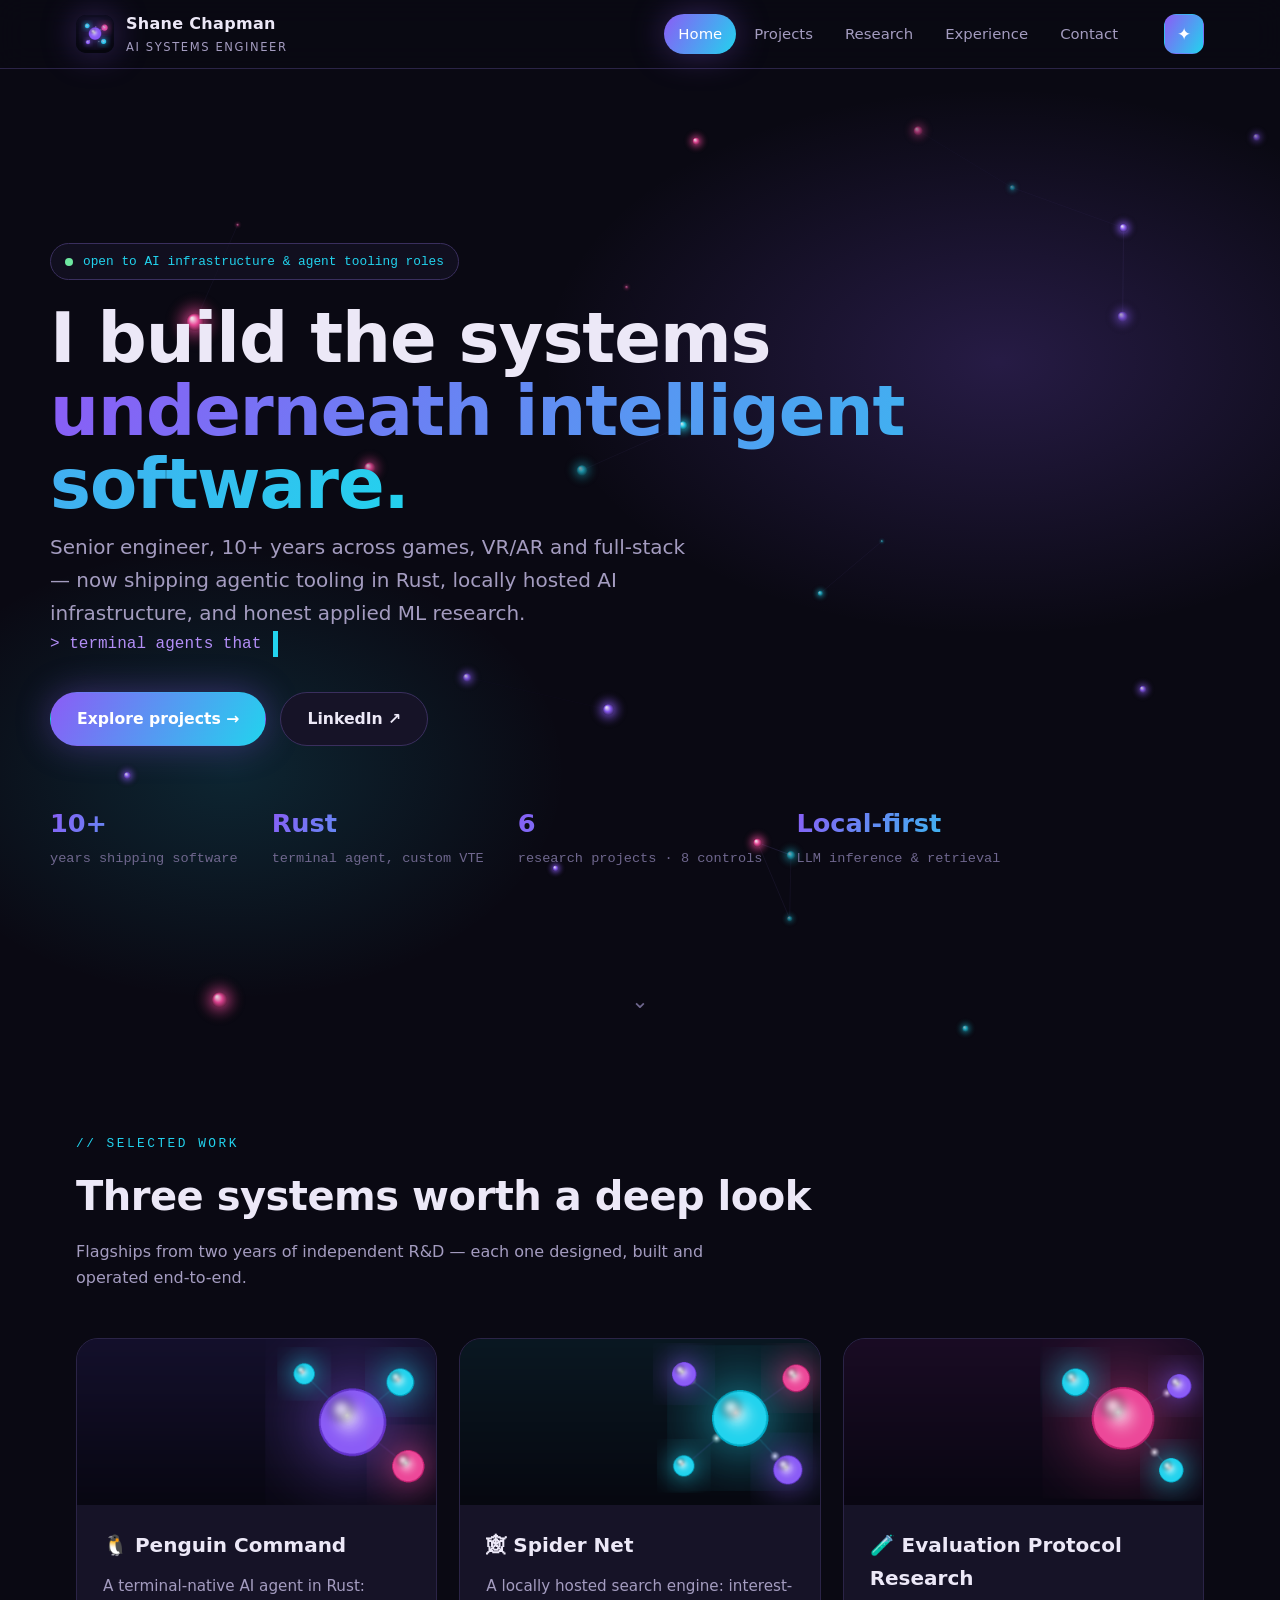
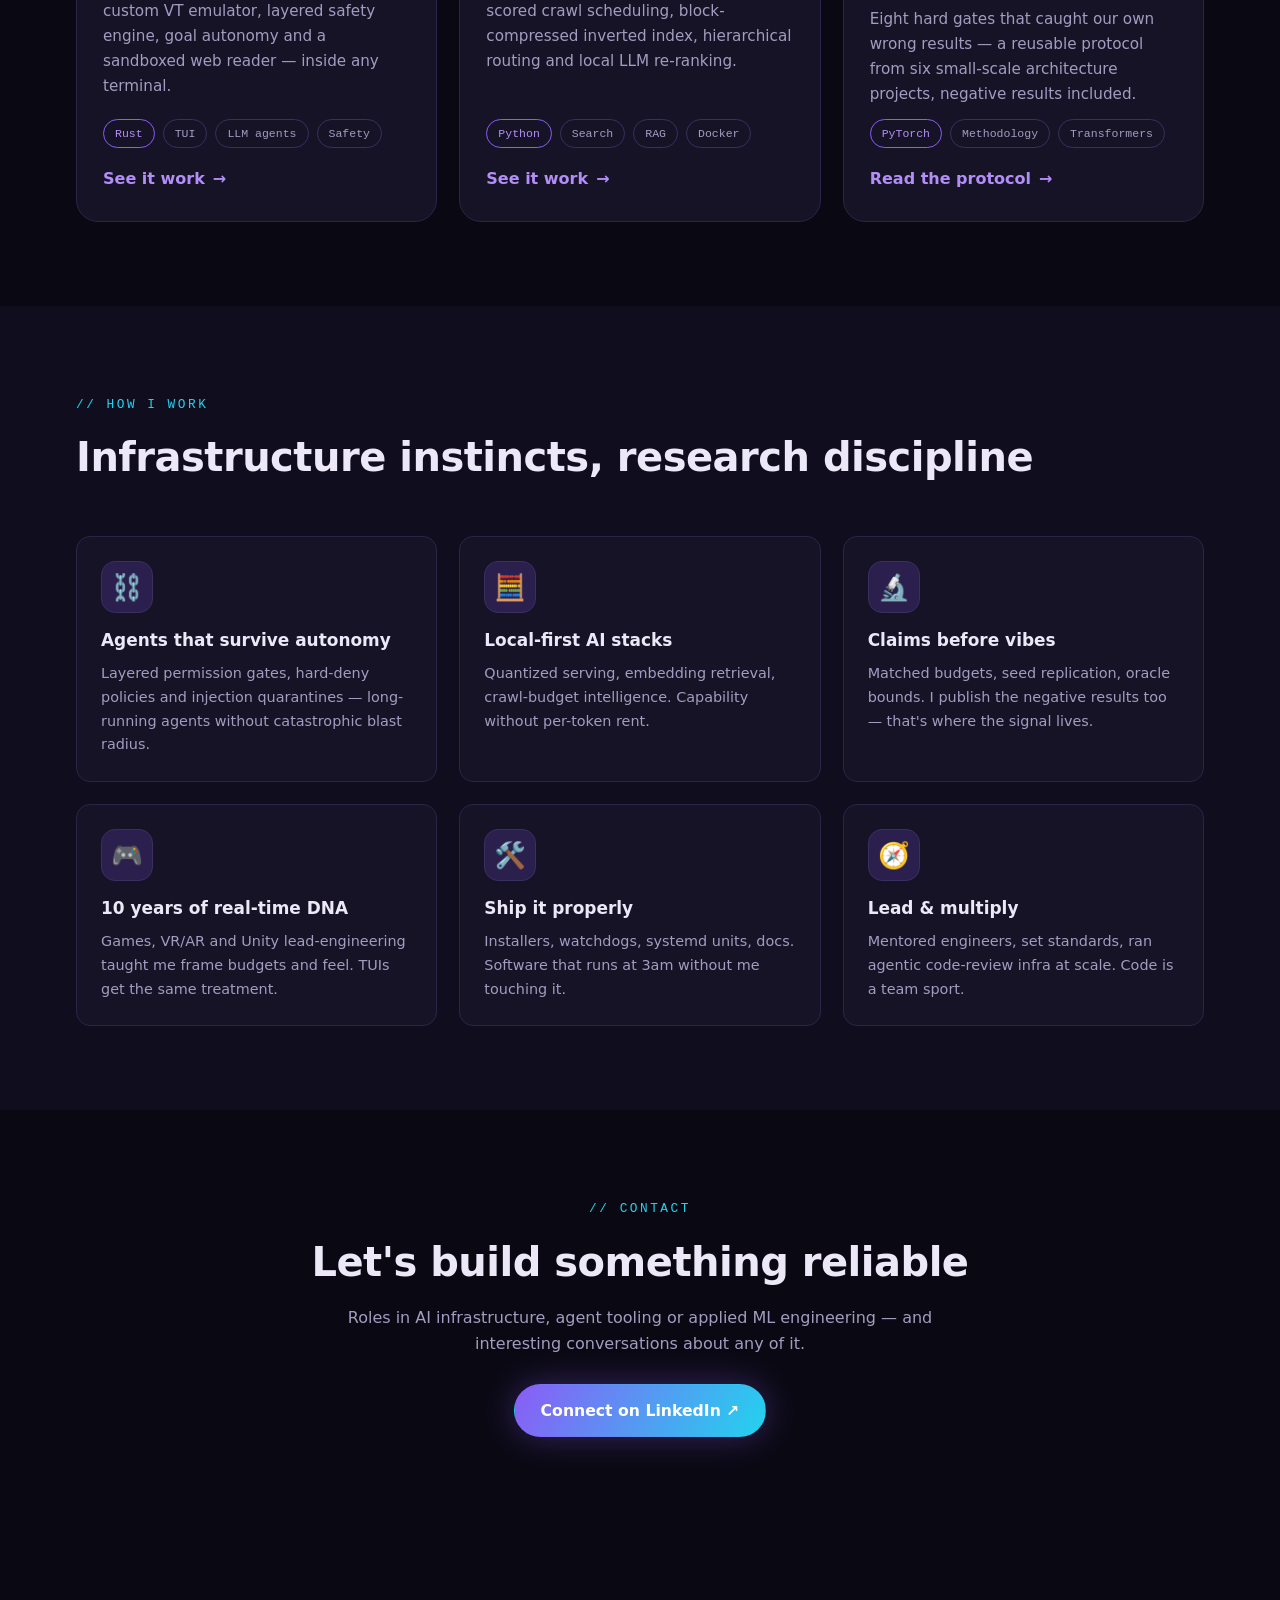
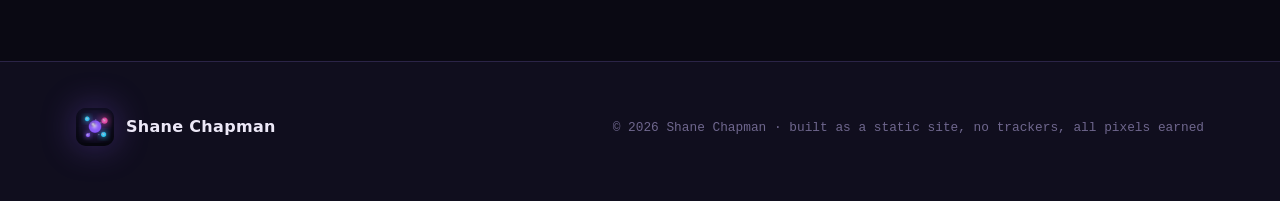
<file: index.html>
<!DOCTYPE html>
<html lang="en" data-theme="dark">
<head>
<meta charset="UTF-8">
<meta name="viewport" content="width=device-width, initial-scale=1.0">
<meta name="color-scheme" content="dark">
<title>Shane Chapman — AI Systems Engineer</title>
<meta name="description" content="Systems engineer at the intersection of infrastructure and applied AI. Terminal agents in Rust, locally hosted search, transformer architecture research.">
<meta property="og:title" content="Shane Chapman — AI Systems Engineer">
<meta property="og:description" content="Agentic tooling · local LLM infrastructure · applied ML research. 10+ years across games, VR/AR, full-stack and ML.">
<meta property="og:image" content="assets/img/og-image.png">
<meta property="og:type" content="website">
<link rel="icon" href="assets/img/favicon-32.png" sizes="32">
<link rel="apple-touch-icon" href="assets/img/favicon-180.png">
<link rel="stylesheet" href="assets/css/style.css">
</head>
<body>
<header class="site-head">
  <nav class="wrap nav" aria-label="Main">
    <a class="brand" href="index.html"><img src="assets/img/logo-master.png" alt="Logo — neuron web"><span>Shane Chapman<small>AI Systems Engineer</small></span></a>
    <button class="icon-btn burger" id="burger" aria-label="Menu">☰</button>
    <div class="nav-links" id="nav-links">
      <a href="index.html" class="active">Home</a>
      <a href="projects/index.html">Projects</a>
      <a href="research.html">Research</a>
      <a href="experience.html">Experience</a>
      <a href="#contact">Contact</a>
    </div>
    <div class="nav-ctrls">
      <button class="icon-btn on" id="motion-toggle" aria-label="Toggle animations" aria-pressed="true">✦<span class="tip">Animations ON — click to disable</span></button>
    </div>
  </nav>
</header>

<section class="hero">
  <canvas id="neural-canvas" aria-hidden="true"></canvas>
  <div class="hero-fallback" aria-hidden="true"></div>
  <div class="wrap hero-inner">
    <span class="kicker"><i class="dot"></i> open to AI infrastructure &amp; agent tooling roles</span>
    <h1 class="hero-title">I build the systems<br><span class="grad-text">underneath intelligent software.</span></h1>
    <p class="hero-sub">Senior engineer, 10+ years across games, VR/AR and full-stack — now shipping agentic tooling in Rust, locally hosted AI infrastructure, and honest applied ML research.</p>
    <p class="typed-wrap">&gt; <span id="typed" data-words='["terminal agents that stay safe autonomously","search engines with crawl-budget intelligence","transformer claims that survive 8 evaluation gates","LLM stacks that run on your own metal"]'></span><i class="cursor-blink">&nbsp;</i></p>
    <div class="hero-ctas">
      <a class="btn primary" href="projects/index.html">Explore projects →</a>
      <a class="btn" href="https://www.linkedin.com/in/shane-chapman-ai" target="_blank" rel="noopener">LinkedIn ↗</a>
    </div>
    <div class="stat-row">
      <div class="stat"><b>10+</b><span>years shipping software</span></div>
      <div class="stat"><b>Rust</b><span>terminal agent, custom VTE</span></div>
      <div class="stat"><b>6</b><span>research projects · 8 controls</span></div>
      <div class="stat"><b>Local-first</b><span>LLM inference &amp; retrieval</span></div>
    </div>
  </div>
  <div class="scroll-hint" aria-hidden="true">⌄</div>
</section>

<section id="featured">
  <div class="wrap">
    <div class="sec-head reveal">
      <span class="eyebrow">// selected work</span>
      <h2>Three systems worth a deep look</h2>
      <p>Flagships from two years of independent R&amp;D — each one designed, built and operated end-to-end.</p>
    </div>
    <div class="grid g3">
      <a class="card reveal" href="projects/penguin-command.html" data-tilt style="color:inherit;text-decoration:none">
        <div class="thumb"><img src="assets/img/card-penguin.png" alt="Penguin Command artwork"></div>
        <div class="body">
          <h3>🐧 Penguin Command</h3>
          <p>A terminal-native AI agent in Rust: custom VT emulator, layered safety engine, goal autonomy and a sandboxed web reader — inside any terminal.</p>
          <div class="chips"><span class="chip hot">Rust</span><span class="chip">TUI</span><span class="chip">LLM agents</span><span class="chip">Safety</span></div>
          <span class="go">See it work <span class="arr">→</span></span>
        </div>
      </a>
      <a class="card reveal d1" href="projects/spider-net.html" data-tilt style="color:inherit;text-decoration:none">
        <div class="thumb"><img src="assets/img/card-spider.png" alt="Spider Net artwork"></div>
        <div class="body">
          <h3>🕸 Spider Net</h3>
          <p>A locally hosted search engine: interest-scored crawl scheduling, block-compressed inverted index, hierarchical routing and local LLM re-ranking.</p>
          <div class="chips"><span class="chip hot">Python</span><span class="chip">Search</span><span class="chip">RAG</span><span class="chip">Docker</span></div>
          <span class="go">See it work <span class="arr">→</span></span>
        </div>
      </a>
      <a class="card reveal d2" href="research.html" data-tilt style="color:inherit;text-decoration:none">
        <div class="thumb"><img src="assets/img/card-research.png" alt="Research artwork"></div>
        <div class="body">
          <h3>🧪 Evaluation Protocol Research</h3>
          <p>Eight hard gates that caught our own wrong results — a reusable protocol from six small-scale architecture projects, negative results included.</p>
          <div class="chips"><span class="chip hot">PyTorch</span><span class="chip">Methodology</span><span class="chip">Transformers</span></div>
          <span class="go">Read the protocol <span class="arr">→</span></span>
        </div>
      </a>
    </div>
  </div>
</section>

<section id="craft" style="background:var(--bg2)">
  <div class="wrap">
    <div class="sec-head reveal">
      <span class="eyebrow">// how I work</span>
      <h2>Infrastructure instincts, research discipline</h2>
    </div>
    <div class="grid g3">
      <div class="feat reveal" data-detail="d-agents" data-kicker="// deep dive" data-title="Agents that survive autonomy"><div class="ic">⛓️</div><h3>Agents that survive autonomy</h3><p>Layered permission gates, hard-deny policies and injection quarantines — long-running agents without catastrophic blast radius.</p></div>
      <div class="feat reveal d1" data-detail="d-local" data-kicker="// deep dive" data-title="Local-first AI stacks"><div class="ic">🧮</div><h3>Local-first AI stacks</h3><p>Quantized serving, embedding retrieval, crawl-budget intelligence. Capability without per-token rent.</p></div>
      <div class="feat reveal d2" data-detail="d-claims" data-kicker="// deep dive" data-title="Claims before vibes"><div class="ic">🔬</div><h3>Claims before vibes</h3><p>Matched budgets, seed replication, oracle bounds. I publish the negative results too — that's where the signal lives.</p></div>
      <div class="feat reveal" data-detail="d-rt" data-kicker="// deep dive" data-title="Real-time DNA"><div class="ic">🎮</div><h3>10 years of real-time DNA</h3><p>Games, VR/AR and Unity lead-engineering taught me frame budgets and feel. TUIs get the same treatment.</p></div>
      <div class="feat reveal d1" data-detail="d-ship" data-kicker="// deep dive" data-title="Ship it properly"><div class="ic">🛠️</div><h3>Ship it properly</h3><p>Installers, watchdogs, systemd units, docs. Software that runs at 3am without me touching it.</p></div>
      <div class="feat reveal d2" data-detail="d-lead" data-kicker="// deep dive" data-title="Lead &amp; multiply"><div class="ic">🧭</div><h3>Lead &amp; multiply</h3><p>Mentored engineers, set standards, ran agentic code-review infra at scale. Code is a team sport.</p></div>
    </div>
  </div>
</section>

<div hidden>
  <div id="d-agents"><p>Giving an LLM shell access is easy. Keeping it safe across hour-long autonomous runs is the engineering:</p>
    <ul><li><b>Hard-deny layer</b> — <code>rm -rf /</code>, raw device writes, fork bombs and fetch-piped-to-shell are never executed, even with approval or YOLO mode.</li>
    <li><b>Persistent permission rules</b> — Allow once / Always / Never dialogs that survive restarts and can't resurrect a hard-deny.</li>
    <li><b>Prompt-injection quarantine</b> — web pages are digested by a reader agent holding entirely inert tools; any tool call flags the URL and its content never reaches the main agent.</li></ul>
    <p>All of this ships in Penguin Command.</p><a class="btn" href="projects/penguin-command.html">See the safety engine →</a></div>
  <div id="d-local"><p>Two years of building the full local AI stack, top to bottom:</p>
    <ul><li>Quantized model serving (Unsloth, Ollama, LM Studio, llama.cpp) with latency instrumentation.</li>
    <li>Embedding search and vector retrieval over real corpora.</li>
    <li>Crawl-budget intelligence — scoring URLs before fetching them so bandwidth goes where queries live.</li></ul>
    <p>Spider Net is the flagship: a whole search engine that runs on one machine you own.</p><a class="btn" href="projects/spider-net.html">Explore Spider Net →</a></div>
  <div id="d-claims"><p>Six architecture projects, each producing results that were plausible, internally consistent — and wrong. None caught by a reviewer or a loss curve.</p>
    <ul><li>Every headline claim gets matched budgets, seed replication and an oracle bound before it's believed.</li>
    <li>Two internal headline positives were retracted once the gates ran; both retractions became case studies.</li>
    <li>The full protocol — eight enforceable gates with numeric rejection thresholds — is published on this site.</li></ul>
    <a class="btn" href="research.html">Read the eight controls →</a></div>
  <div id="d-rt"><p>A decade in games and VR before AI: Unity lead engineer taking medical VR to testing-ready, Unreal and C++ training delivery, SDK work on a global game platform.</p>
    <ul><li>Frame budgets teach you that perceived responsiveness is the feature — my terminal UIs animate at 120Hz-friendly costs and degrade gracefully.</li>
    <li>Every interactive element on this site has a no-motion fallback for exactly that reason (try the ✦ button).</li></ul></div>
  <div id="d-ship"><p>The unglamorous 90% is where software either becomes a product or stays a demo:</p>
    <ul><li>Cross-platform installers (sh + ps1) that bootstrap toolchains and wire shell integration.</li>
    <li>systemd watchdogs with 30s health loops; Docker pipelines with one-command start/stop/logs.</li>
    <li>Sessions checkpointed after every step so a crash costs at most one move.</li></ul>
    <p>Penguin Command and Spider Net both install on a fresh machine in under two minutes.</p></div>
  <div id="d-lead"><p>Senior roles across three industries taught the same lesson: systems fail where people hand off.</p>
    <ul><li>Led agentic code-review infrastructure at Racing &amp; Sports — setup, integration and ongoing maintenance at org scale.</li>
    <li>Set coding standards and ramped new staff as lead Unity developer; mentored engineers on architecture and debugging as a trainer.</li>
    <li>Presented prototypes to clients and investors — technical work counts twice if nobody can understand it.</li></ul></div>
</div>

<section id="contact">
  <div class="wrap" style="text-align:center;padding-bottom:100px">
    <div class="sec-head reveal" style="margin-bottom:26px">
      <span class="eyebrow">// contact</span>
      <h2>Let's build something reliable</h2>
      <p style="margin-left:auto;margin-right:auto">Roles in AI infrastructure, agent tooling or applied ML engineering — and interesting conversations about any of it.</p>
    </div>
    <a class="btn primary reveal d1" href="https://www.linkedin.com/in/shane-chapman-ai" target="_blank" rel="noopener">Connect on LinkedIn ↗</a>
  </div>
</section>

<footer class="site-foot">
  <div class="wrap foot-grid">
    <a class="brand" href="index.html"><img src="assets/img/logo-master.png" alt="" width="30" height="30"><span>Shane Chapman</span></a>
    <span class="mono">© <span data-year></span> Shane Chapman · built as a static site, no trackers, all pixels earned</span>
  </div>
</footer>

<script src="assets/js/neural.js"></script>
<script src="assets/js/main.js"></script>
</body>
</html>
</file>
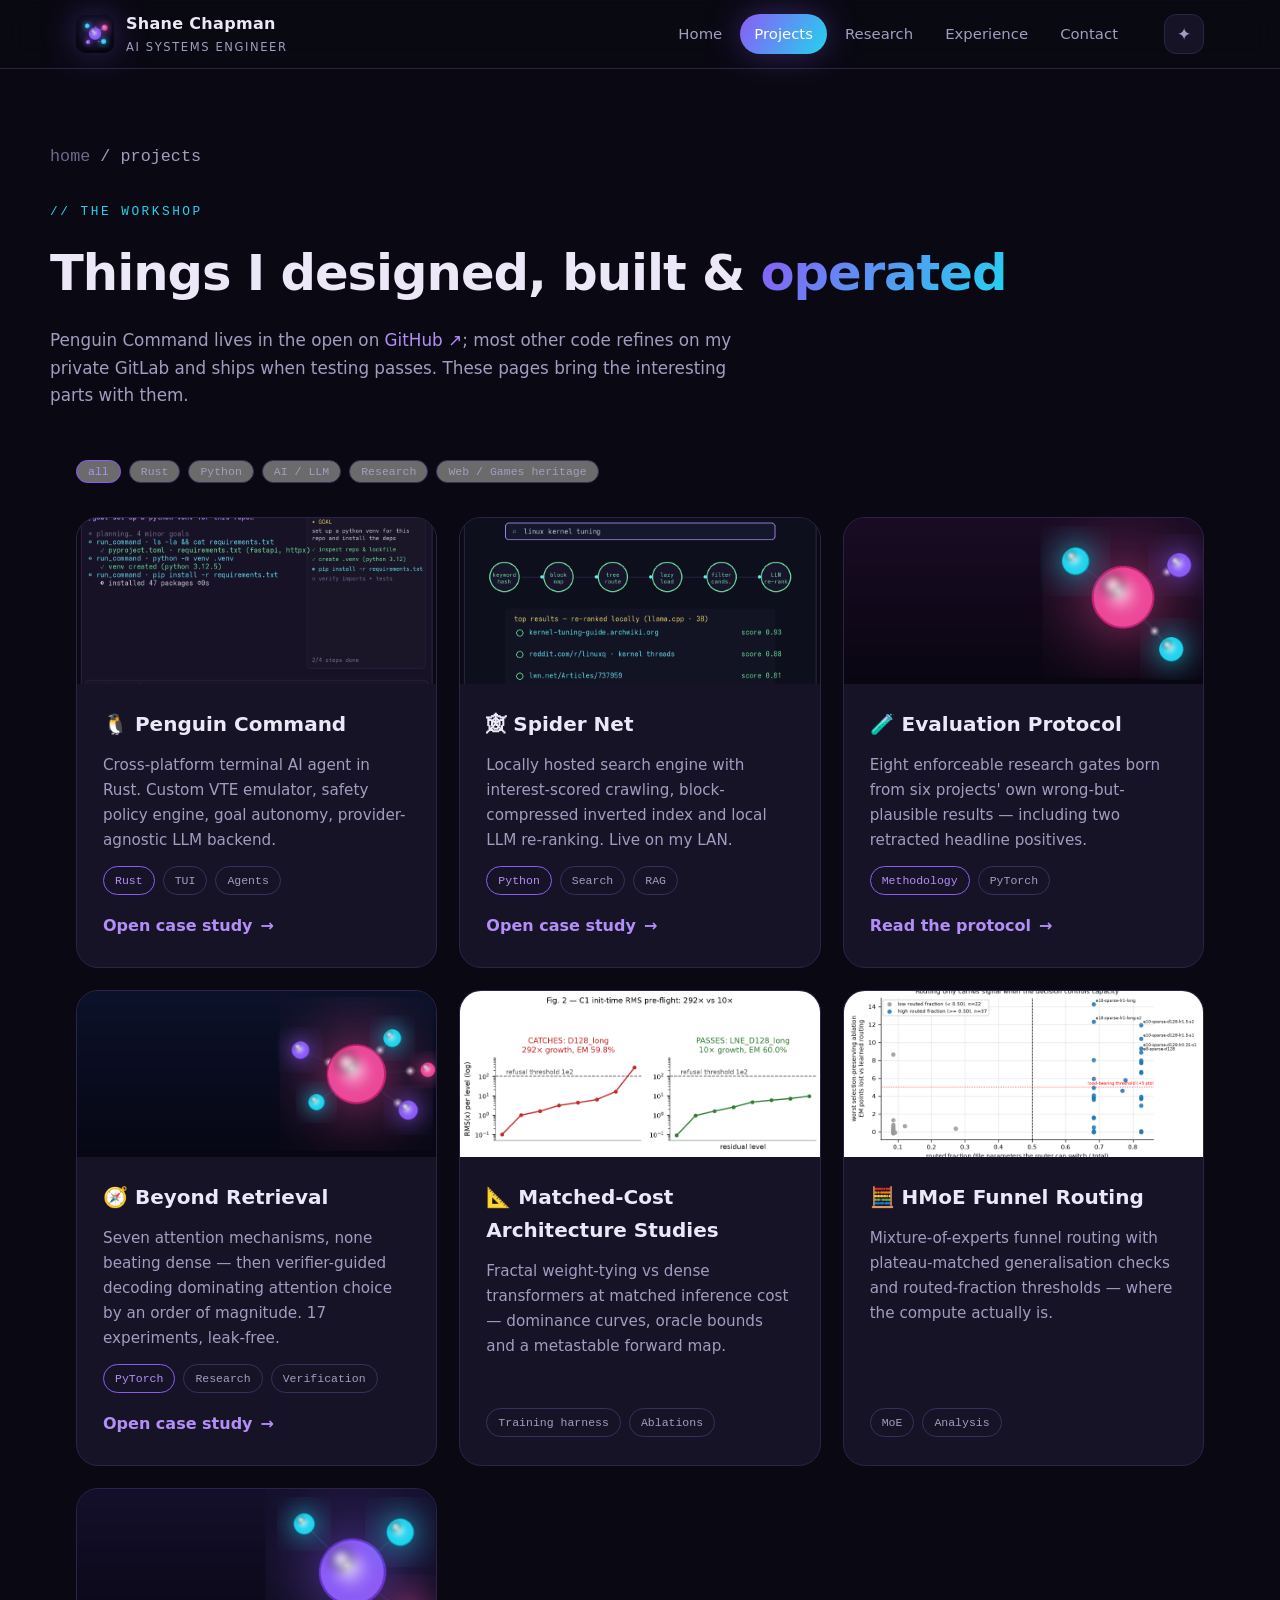
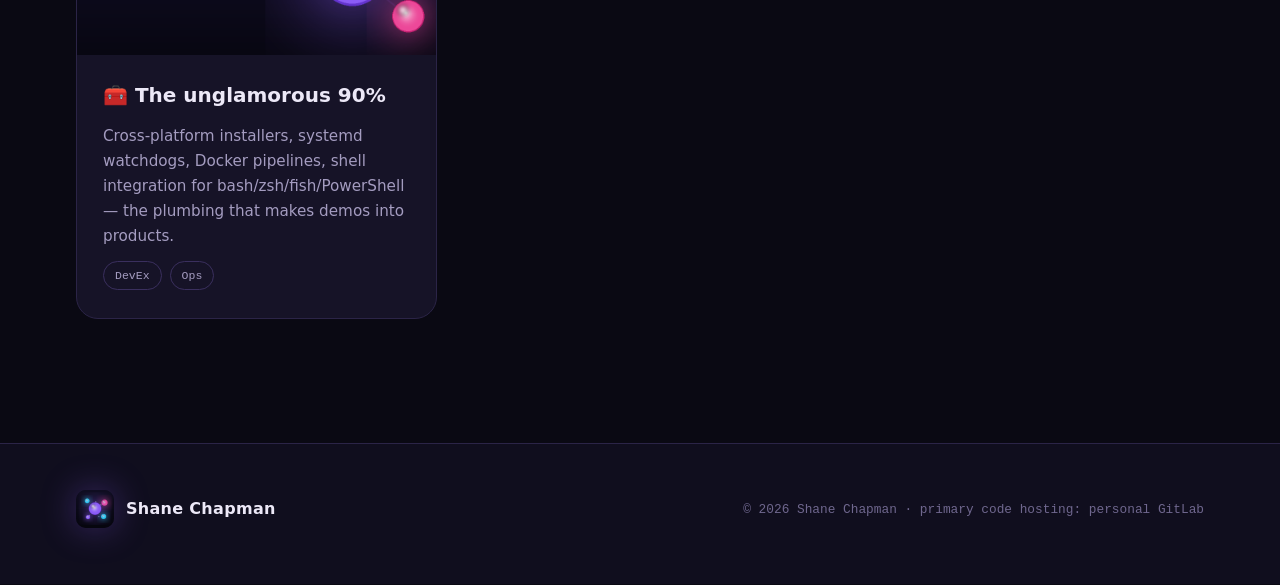
<file: projects/index.html>
<!DOCTYPE html>
<html lang="en" data-theme="dark">
<head>
<meta charset="UTF-8">
<meta name="viewport" content="width=device-width, initial-scale=1.0">
<meta name="color-scheme" content="dark">
<title>Projects — Shane Chapman</title>
<meta name="description" content="Terminal AI agents, locally hosted search engines and applied ML research by Shane Chapman.">
<link rel="icon" href="../assets/img/favicon-32.png" sizes="32">
<link rel="stylesheet" href="../assets/css/style.css">
</head>
<body>
<header class="site-head">
  <nav class="wrap nav" aria-label="Main">
    <a class="brand" href="../index.html"><img src="../assets/img/logo-master.png" alt="Logo — neuron web"><span>Shane Chapman<small>AI Systems Engineer</small></span></a>
    <button class="icon-btn burger" id="burger" aria-label="Menu">☰</button>
    <div class="nav-links" id="nav-links">
      <a href="../index.html">Home</a>
      <a href="index.html" class="active">Projects</a>
      <a href="../research.html">Research</a>
      <a href="../experience.html">Experience</a>
      <a href="../index.html#contact">Contact</a>
    </div>
    <div class="nav-ctrls">
      <button class="icon-btn on" id="motion-toggle" aria-label="Toggle animations" aria-pressed="true">✦<span class="tip">Animations ON — click to disable</span></button>
    </div>
  </nav>
</header>

<div class="wrap page-hero">
  <p class="breadcrumbs"><a href="../index.html">home</a> / projects</p>
  <span class="eyebrow">// the workshop</span>
  <h1>Things I designed, built &amp; <span class="grad-text">operated</span></h1>
  <p>Penguin Command lives in the open on <a href="https://github.com/BlizAce/Penguin-Command" target="_blank" rel="noopener">GitHub ↗</a>; most other code refines on my private GitLab and ships when testing passes. These pages bring the interesting parts with them.</p>
</div>

<section style="padding-top:20px">
  <div class="wrap">
    <div class="chips reveal" id="filters" style="margin-bottom:34px">
      <button class="chip hot" data-f="all" style="cursor:pointer">all</button>
      <button class="chip" data-f="rust" style="cursor:pointer">Rust</button>
      <button class="chip" data-f="python" style="cursor:pointer">Python</button>
      <button class="chip" data-f="ai" style="cursor:pointer">AI / LLM</button>
      <button class="chip" data-f="research" style="cursor:pointer">Research</button>
      <button class="chip" data-f="web" style="cursor:pointer">Web / Games heritage</button>
    </div>

    <div class="grid g3" id="pgrid">
      <a class="card reveal" href="penguin-command.html" data-tags="rust ai" data-tilt style="color:inherit;text-decoration:none">
        <div class="thumb"><img src="../assets/gifs/penguin-goal-poster.png" alt="Penguin Command goal sidebar"></div>
        <div class="body"><h3>🐧 Penguin Command</h3>
          <p>Cross-platform terminal AI agent in Rust. Custom VTE emulator, safety policy engine, goal autonomy, provider-agnostic LLM backend.</p>
          <div class="chips"><span class="chip hot">Rust</span><span class="chip">TUI</span><span class="chip">Agents</span></div>
          <span class="go">Open case study <span class="arr">→</span></span></div>
      </a>
      <a class="card reveal d1" href="spider-net.html" data-tags="python ai web" data-tilt style="color:inherit;text-decoration:none">
        <div class="thumb"><img src="../assets/gifs/spider-flow-poster.png" alt="Spider Net pipeline"></div>
        <div class="body"><h3>🕸 Spider Net</h3>
          <p>Locally hosted search engine with interest-scored crawling, block-compressed inverted index and local LLM re-ranking. Live on my LAN.</p>
          <div class="chips"><span class="chip hot">Python</span><span class="chip">Search</span><span class="chip">RAG</span></div>
          <span class="go">Open case study <span class="arr">→</span></span></div>
      </a>
      <a class="card reveal d2" href="../research.html" data-tags="python research ai" data-tilt style="color:inherit;text-decoration:none">
        <div class="thumb"><img src="../assets/img/card-research.png" alt="Research artwork"></div>
        <div class="body"><h3>🧪 Evaluation Protocol</h3>
          <p>Eight enforceable research gates born from six projects' own wrong-but-plausible results — including two retracted headline positives.</p>
          <div class="chips"><span class="chip hot">Methodology</span><span class="chip">PyTorch</span></div>
          <span class="go">Read the protocol <span class="arr">→</span></span></div>
      </a>
      <a class="card reveal" href="attn-search.html" data-tags="python research ai" data-tilt style="color:inherit;text-decoration:none">
        <div class="thumb"><img src="../assets/img/card-attn.png" alt="Beyond Retrieval artwork"></div>
        <div class="body"><h3>🧭 Beyond Retrieval</h3>
          <p>Seven attention mechanisms, none beating dense — then verifier-guided decoding dominating attention choice by an order of magnitude. 17 experiments, leak-free.</p>
          <div class="chips"><span class="chip hot">PyTorch</span><span class="chip">Research</span><span class="chip">Verification</span></div>
          <span class="go">Open case study <span class="arr">→</span></span></div>
      </a>
      <div class="card reveal" data-tags="research ai" style="opacity:1" data-detail="p-matchcost" data-kicker="// research study" data-title="Matched-Cost Architecture Studies">
        <div class="thumb"><img src="../assets/img/figures/fig_02_c1_init_rms.png" alt="Residual RMS growth chart"></div>
        <div class="body"><h3>📐 Matched-Cost Architecture Studies</h3>
          <p>Fractal weight-tying vs dense transformers at matched inference cost — dominance curves, oracle bounds and a metastable forward map.</p>
          <div class="chips"><span class="chip">Training harness</span><span class="chip">Ablations</span></div></div>
      </div>
      <div class="card reveal d1" data-tags="python ai" style="opacity:1" data-detail="p-hmoe" data-kicker="// research study" data-title="HMoE Funnel Routing">
        <div class="thumb"><img src="../assets/img/figures/fig_routing_load.png" alt="Routing load chart"></div>
        <div class="body"><h3>🧮 HMoE Funnel Routing</h3>
          <p>Mixture-of-experts funnel routing with plateau-matched generalisation checks and routed-fraction thresholds — where the compute actually is.</p>
          <div class="chips"><span class="chip">MoE</span><span class="chip">Analysis</span></div></div>
      </div>
      <div class="card reveal d2" data-tags="web rust" style="opacity:1" data-detail="p-plumbing" data-kicker="// infrastructure" data-title="The unglamorous 90%">
        <div class="thumb"><img src="../assets/img/card-penguin.png" alt=""></div>
        <div class="body"><h3>🧰 The unglamorous 90%</h3>
          <p>Cross-platform installers, systemd watchdogs, Docker pipelines, shell integration for bash/zsh/fish/PowerShell — the plumbing that makes demos into products.</p>
          <div class="chips"><span class="chip">DevEx</span><span class="chip">Ops</span></div></div>
      </div>
    </div>
  </div>
</section>

<div hidden>
  <div id="p-matchcost"><p>A full experimental harness for architecture claims at ≤10M parameters: training pipelines, benchmark scripts, an ablation framework and provenance audits.</p>
    <ul><li>Dense dominates the fractal frontier at every matched cost point — 5 of 5 configurations.</li>
    <li>Weight tying cuts parameters 87% while leaving MACs/item <em>exactly</em> unchanged: parameter sharing is not compute sharing.</li>
    <li>An oracle bound showed adaptive depth had +0.00 points of headroom — the direction was provably dead before more GPUs were spent on it.</li></ul>
    <p style="margin-top:14px"><a class="btn" href="../research.html">Read the protocol →</a> <a class="btn" href="../assets/papers/chapman-2025-matched-cost-routing.pdf" download>⬇ Paper 1 PDF</a></p></div>
  <div id="p-hmoe"><p>The funnel-routing report: a mixture-of-experts architecture evaluated with the controls that later became the eight-gate protocol.</p>
    <ul><li>Plateau-matched generalisation flipped one comparison's sign — the "loser" was merely slower to converge.</li>
    <li>Routed-fraction thresholds exposed improvements riding on too few items to matter at scale.</li>
    <li>Routing load distributions measured, not assumed — hot slots, cold retirement and cohesion tracked per run.</li></ul>
    <p style="margin-top:14px"><a class="btn" href="../research.html">The eight controls →</a> <a class="btn" href="../assets/papers/chapman-2025-hmoe-funnel-report.pdf" download>⬇ Report PDF</a></p></div>
  <div id="p-plumbing"><p>The layer nobody screenshots and everyone depends on:</p>
    <ul><li><b>Installers</b> — install.sh / install.ps1 bootstrap Rust if needed, honour PC_INSTALL_DIR, wire shell integration for bash/zsh/fish/PowerShell; uninstall with --purge.</li>
    <li><b>Watchdogs</b> — user-level systemd services with 30s health loops keep Spider Net alive across boots and crashes.</li>
    <li><b>Docker pipelines</b> — one command builds, starts, health-checks, logs and shells in.</li>
    <li><b>Checkpointed state</b> — sessions save after every step; atomic guarantees keep crawler state and index from diverging under failure.</li></ul>
    <p>Penguin Command and Spider Net both install on a fresh machine in under two minutes.</p></div>
</div>

<footer class="site-foot">
  <div class="wrap foot-grid">
    <a class="brand" href="../index.html"><img src="../assets/img/logo-master.png" alt="" width="30" height="30"><span>Shane Chapman</span></a>
    <span class="mono">© <span data-year></span> Shane Chapman · primary code hosting: personal GitLab</span>
  </div>
</footer>
<script src="../assets/js/main.js"></script>
<script>
(function(){
  const chips=document.querySelectorAll('#filters .chip'), cards=document.querySelectorAll('#pgrid .card');
  chips.forEach(c=>c.addEventListener('click',()=>{
    chips.forEach(x=>x.classList.remove('hot')); c.classList.add('hot');
    const f=c.dataset.f;
    cards.forEach(card=>{
      const show=f==='all'||(card.dataset.tags||'').split(' ').includes(f);
      card.style.display=show?'':'none';
    });
  }));
})();
</script>
</body>
</html>
</file>
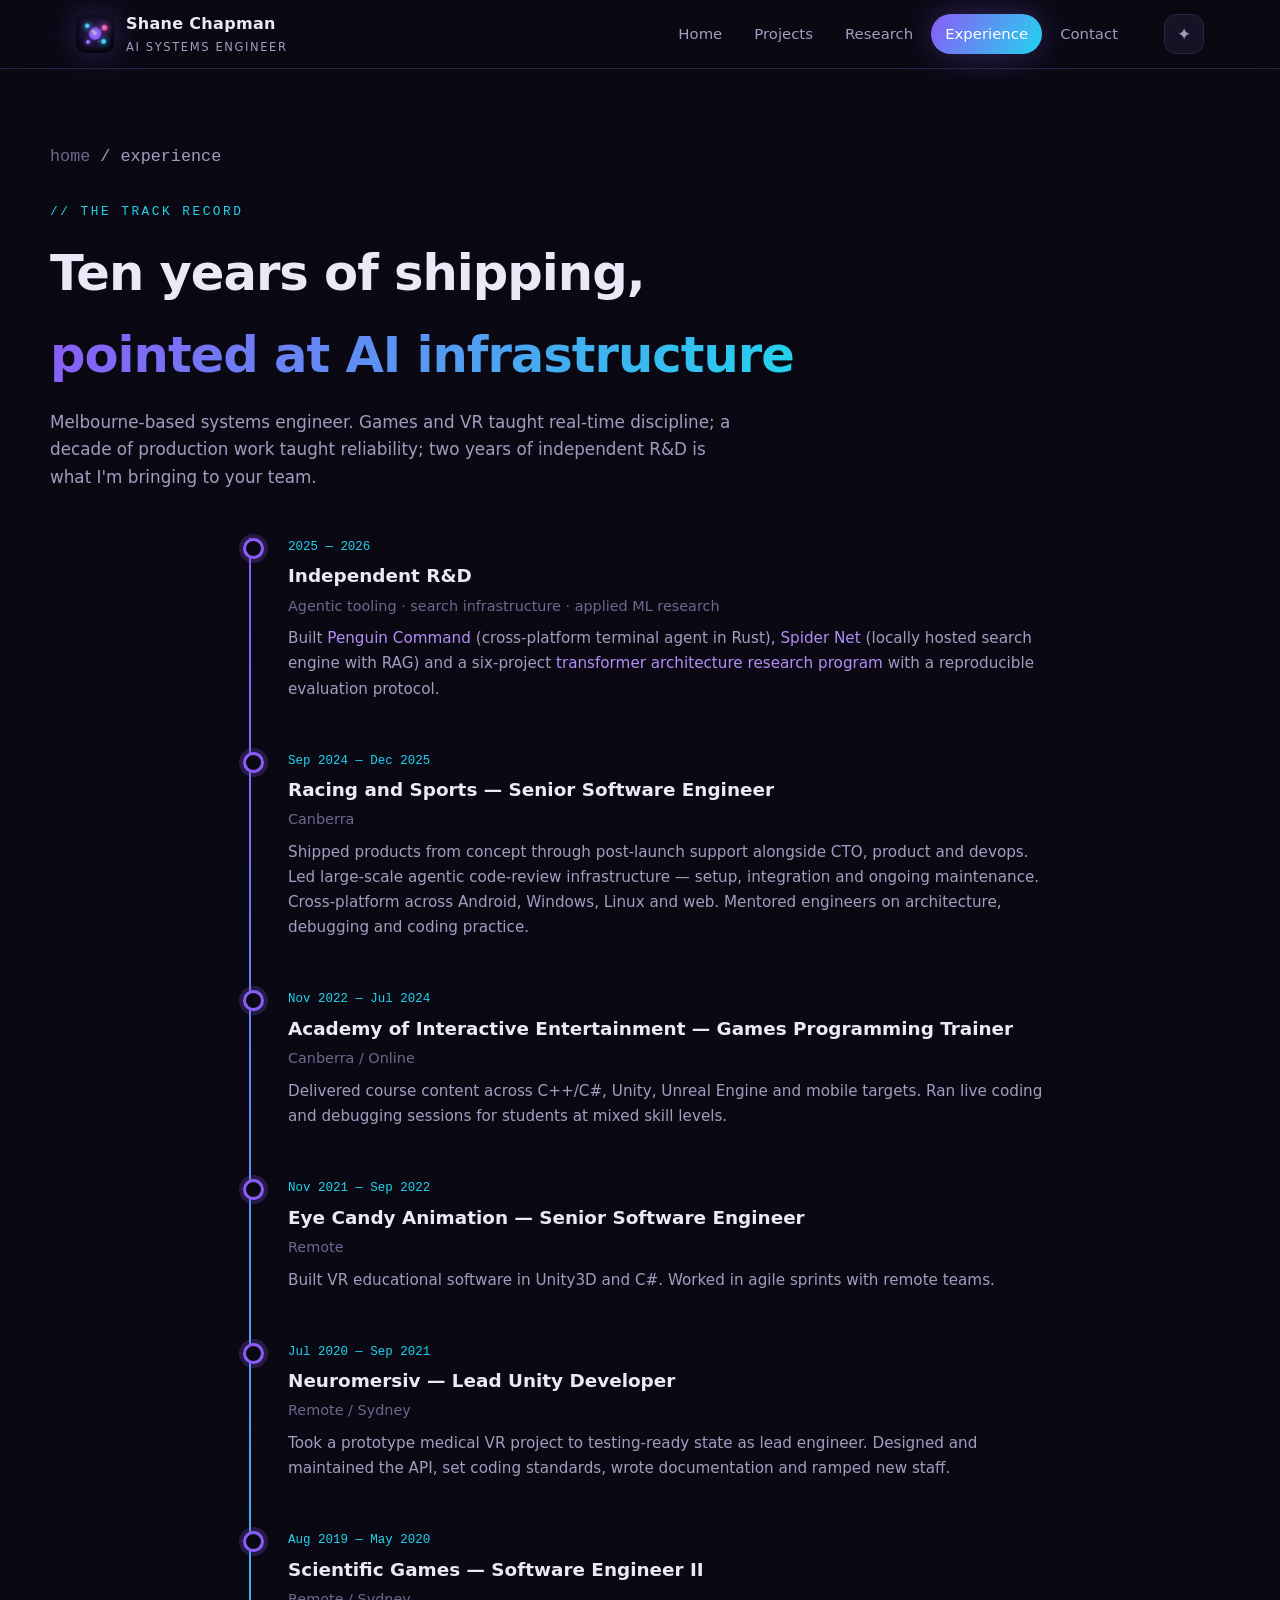
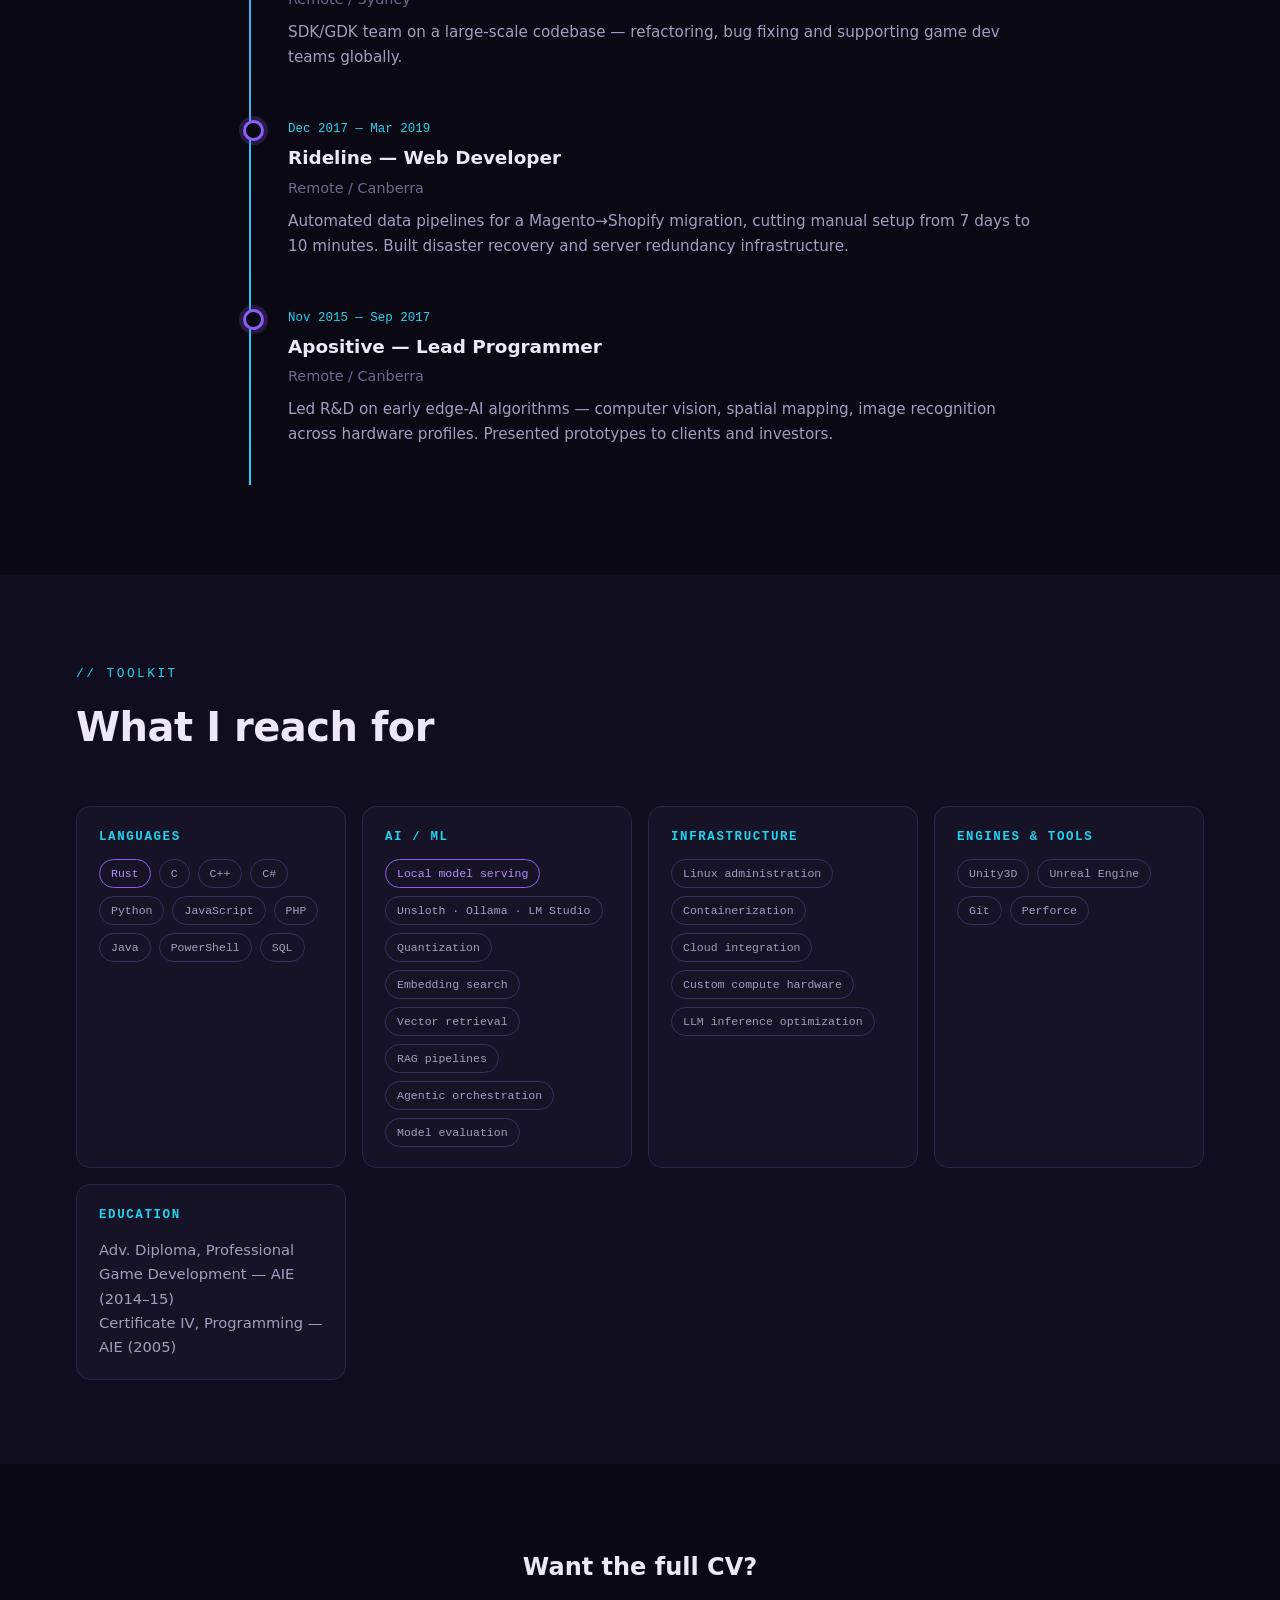
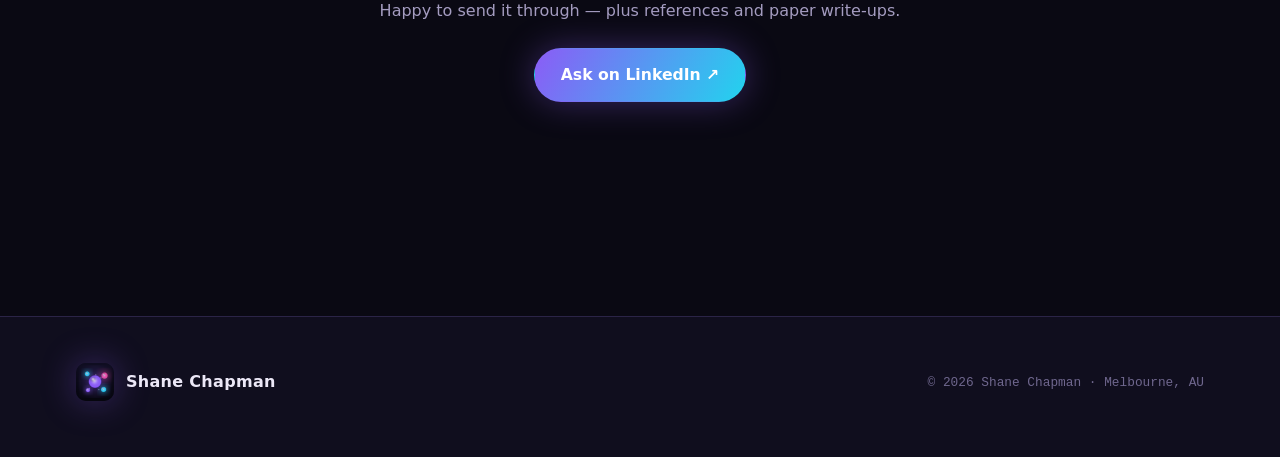
<file: experience.html>
<!DOCTYPE html>
<html lang="en" data-theme="dark">
<head>
<meta charset="UTF-8">
<meta name="viewport" content="width=device-width, initial-scale=1.0">
<meta name="color-scheme" content="dark">
<title>Experience — Shane Chapman</title>
<meta name="description" content="10+ years across games, VR/AR, full-stack and ML. Senior software engineer, now building agentic AI tooling.">
<link rel="icon" href="assets/img/favicon-32.png" sizes="32">
<link rel="stylesheet" href="assets/css/style.css">
</head>
<body>
<header class="site-head">
  <nav class="wrap nav" aria-label="Main">
    <a class="brand" href="index.html"><img src="assets/img/logo-master.png" alt="Logo — neuron web"><span>Shane Chapman<small>AI Systems Engineer</small></span></a>
    <button class="icon-btn burger" id="burger" aria-label="Menu">☰</button>
    <div class="nav-links" id="nav-links">
      <a href="index.html">Home</a>
      <a href="projects/index.html">Projects</a>
      <a href="research.html">Research</a>
      <a href="experience.html" class="active">Experience</a>
      <a href="index.html#contact">Contact</a>
    </div>
    <div class="nav-ctrls">
      <button class="icon-btn on" id="motion-toggle" aria-label="Toggle animations" aria-pressed="true">✦<span class="tip">Animations ON — click to disable</span></button>
    </div>
  </nav>
</header>

<div class="wrap page-hero">
  <p class="breadcrumbs"><a href="index.html">home</a> / experience</p>
  <span class="eyebrow">// the track record</span>
  <h1>Ten years of shipping,<br><span class="grad-text">pointed at AI infrastructure</span></h1>
  <p>Melbourne-based systems engineer. Games and VR taught real-time discipline; a decade of production work taught reliability; two years of independent R&amp;D is what I'm bringing to your team.</p>
</div>

<section style="padding-top:10px">
  <div class="wrap" style="max-width:860px">
    <div class="timeline">
      <div class="tl-item reveal">
        <span class="when">2025 — 2026</span><h3>Independent R&amp;D</h3><div class="where">Agentic tooling · search infrastructure · applied ML research</div>
        <p>Built <a href="projects/penguin-command.html">Penguin Command</a> (cross-platform terminal agent in Rust), <a href="projects/spider-net.html">Spider Net</a> (locally hosted search engine with RAG) and a six-project <a href="research.html">transformer architecture research program</a> with a reproducible evaluation protocol.</p>
      </div>
      <div class="tl-item reveal"><span class="when">Sep 2024 — Dec 2025</span><h3>Racing and Sports — Senior Software Engineer</h3><div class="where">Canberra</div>
        <p>Shipped products from concept through post-launch support alongside CTO, product and devops. Led large-scale agentic code-review infrastructure — setup, integration and ongoing maintenance. Cross-platform across Android, Windows, Linux and web. Mentored engineers on architecture, debugging and coding practice.</p></div>
      <div class="tl-item reveal"><span class="when">Nov 2022 — Jul 2024</span><h3>Academy of Interactive Entertainment — Games Programming Trainer</h3><div class="where">Canberra / Online</div>
        <p>Delivered course content across C++/C#, Unity, Unreal Engine and mobile targets. Ran live coding and debugging sessions for students at mixed skill levels.</p></div>
      <div class="tl-item reveal"><span class="when">Nov 2021 — Sep 2022</span><h3>Eye Candy Animation — Senior Software Engineer</h3><div class="where">Remote</div>
        <p>Built VR educational software in Unity3D and C#. Worked in agile sprints with remote teams.</p></div>
      <div class="tl-item reveal"><span class="when">Jul 2020 — Sep 2021</span><h3>Neuromersiv — Lead Unity Developer</h3><div class="where">Remote / Sydney</div>
        <p>Took a prototype medical VR project to testing-ready state as lead engineer. Designed and maintained the API, set coding standards, wrote documentation and ramped new staff.</p></div>
      <div class="tl-item reveal"><span class="when">Aug 2019 — May 2020</span><h3>Scientific Games — Software Engineer II</h3><div class="where">Remote / Sydney</div>
        <p>SDK/GDK team on a large-scale codebase — refactoring, bug fixing and supporting game dev teams globally.</p></div>
      <div class="tl-item reveal"><span class="when">Dec 2017 — Mar 2019</span><h3>Rideline — Web Developer</h3><div class="where">Remote / Canberra</div>
        <p>Automated data pipelines for a Magento→Shopify migration, cutting manual setup from 7 days to 10 minutes. Built disaster recovery and server redundancy infrastructure.</p></div>
      <div class="tl-item reveal"><span class="when">Nov 2015 — Sep 2017</span><h3>Apositive — Lead Programmer</h3><div class="where">Remote / Canberra</div>
        <p>Led R&amp;D on early edge-AI algorithms — computer vision, spatial mapping, image recognition across hardware profiles. Presented prototypes to clients and investors.</p></div>
    </div>
  </div>
</section>

<section style="background:var(--bg2)">
  <div class="wrap">
    <div class="sec-head reveal"><span class="eyebrow">// toolkit</span><h2>What I reach for</h2></div>
    <div class="skill-grid">
      <div class="skill-box reveal"><h4>Languages</h4><div class="chips"><span class="chip hot">Rust</span><span class="chip">C</span><span class="chip">C++</span><span class="chip">C#</span><span class="chip">Python</span><span class="chip">JavaScript</span><span class="chip">PHP</span><span class="chip">Java</span><span class="chip">PowerShell</span><span class="chip">SQL</span></div></div>
      <div class="skill-box reveal d1"><h4>AI / ML</h4><div class="chips"><span class="chip hot">Local model serving</span><span class="chip">Unsloth · Ollama · LM Studio</span><span class="chip">Quantization</span><span class="chip">Embedding search</span><span class="chip">Vector retrieval</span><span class="chip">RAG pipelines</span><span class="chip">Agentic orchestration</span><span class="chip">Model evaluation</span></div></div>
      <div class="skill-box reveal d2"><h4>Infrastructure</h4><div class="chips"><span class="chip">Linux administration</span><span class="chip">Containerization</span><span class="chip">Cloud integration</span><span class="chip">Custom compute hardware</span><span class="chip">LLM inference optimization</span></div></div>
      <div class="skill-box reveal"><h4>Engines &amp; Tools</h4><div class="chips"><span class="chip">Unity3D</span><span class="chip">Unreal Engine</span><span class="chip">Git</span><span class="chip">Perforce</span></div></div>
      <div class="skill-box reveal d1"><h4>Education</h4><p style="color:var(--ink-dim);font-size:.92rem">Adv. Diploma, Professional Game Development — AIE (2014–15)<br>Certificate IV, Programming — AIE (2005)</p></div>
    </div>
  </div>
</section>

<section>
  <div class="wrap" style="text-align:center;padding-bottom:90px">
    <h2 class="reveal">Want the full CV?</h2>
    <p class="reveal d1" style="color:var(--ink-dim);margin:10px 0 24px">Happy to send it through — plus references and paper write-ups.</p>
    <a class="btn primary reveal d2" href="https://www.linkedin.com/in/shane-chapman-ai" target="_blank" rel="noopener">Ask on LinkedIn ↗</a>
  </div>
</section>

<footer class="site-foot">
  <div class="wrap foot-grid">
    <a class="brand" href="index.html"><img src="assets/img/logo-master.png" alt="" width="30" height="30"><span>Shane Chapman</span></a>
    <span class="mono">© <span data-year></span> Shane Chapman · Melbourne, AU</span>
  </div>
</footer>
<script src="assets/js/main.js"></script>
</body>
</html>
</file>
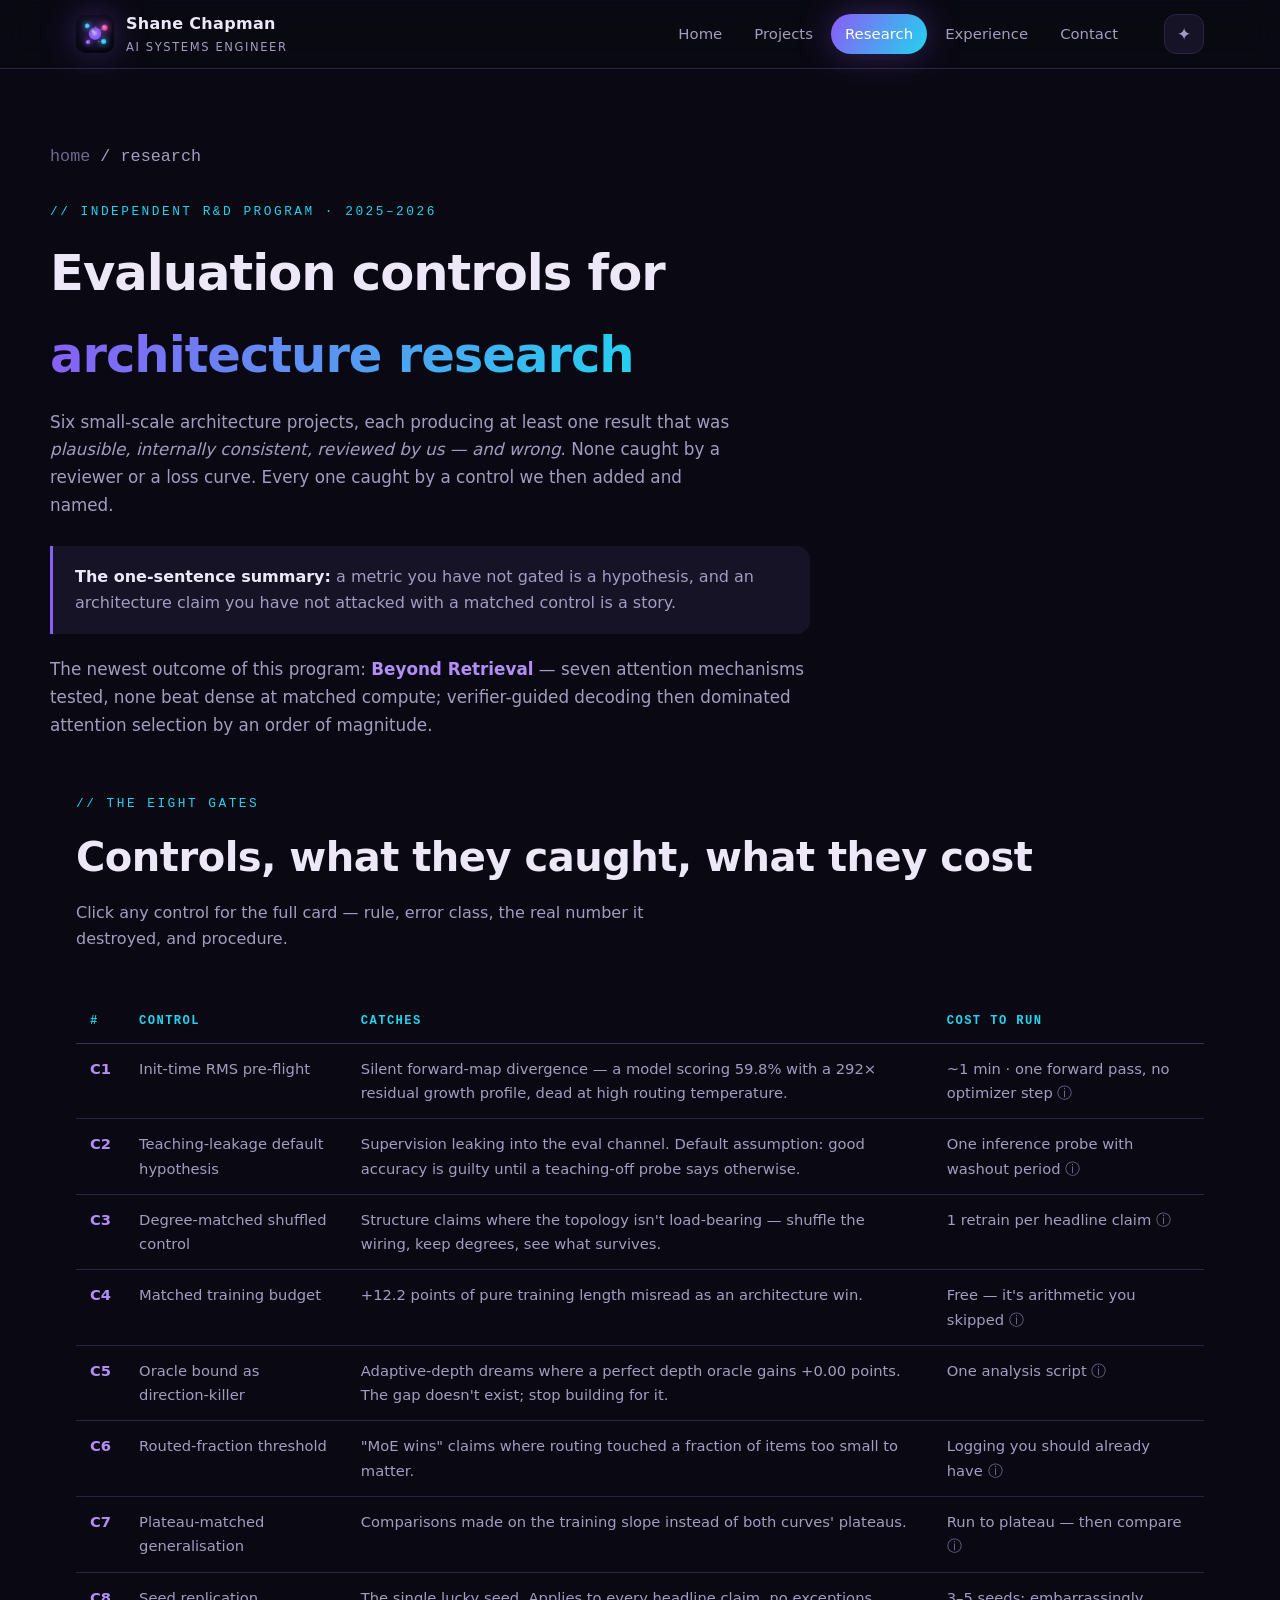
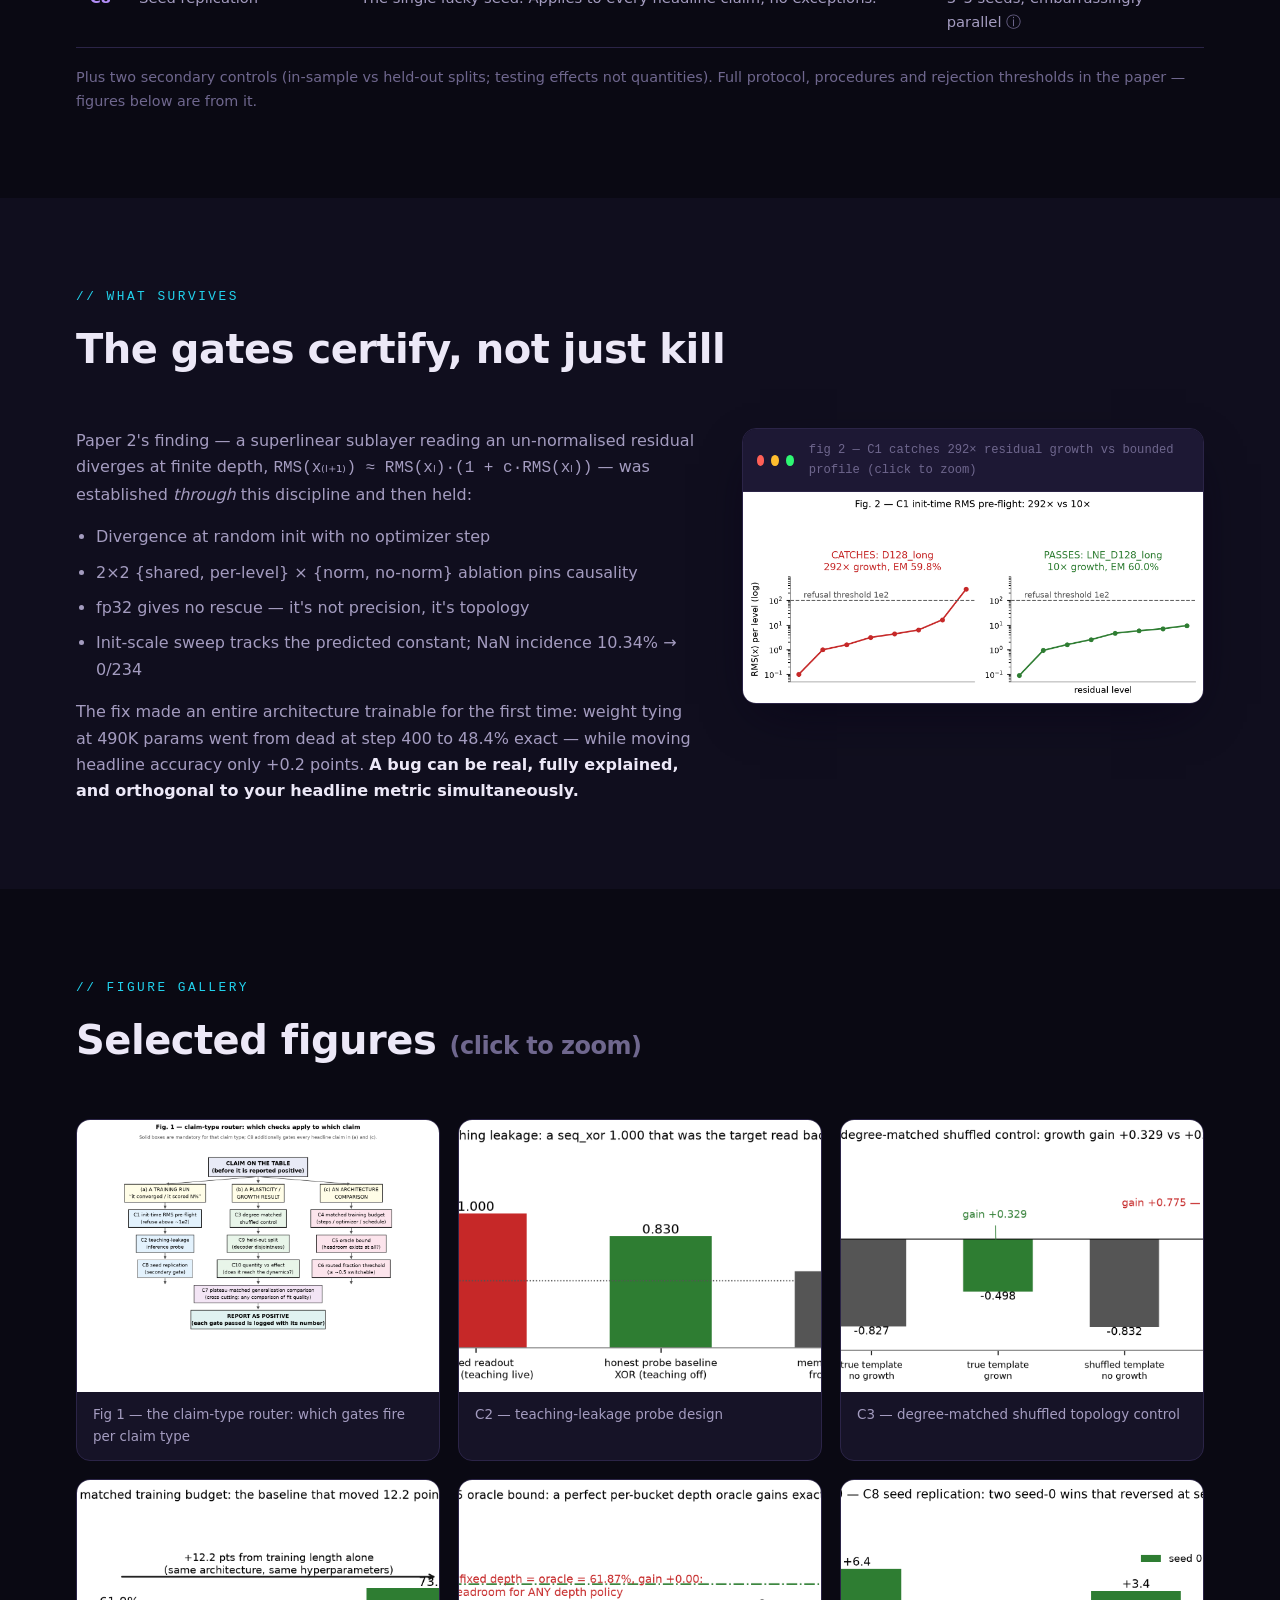
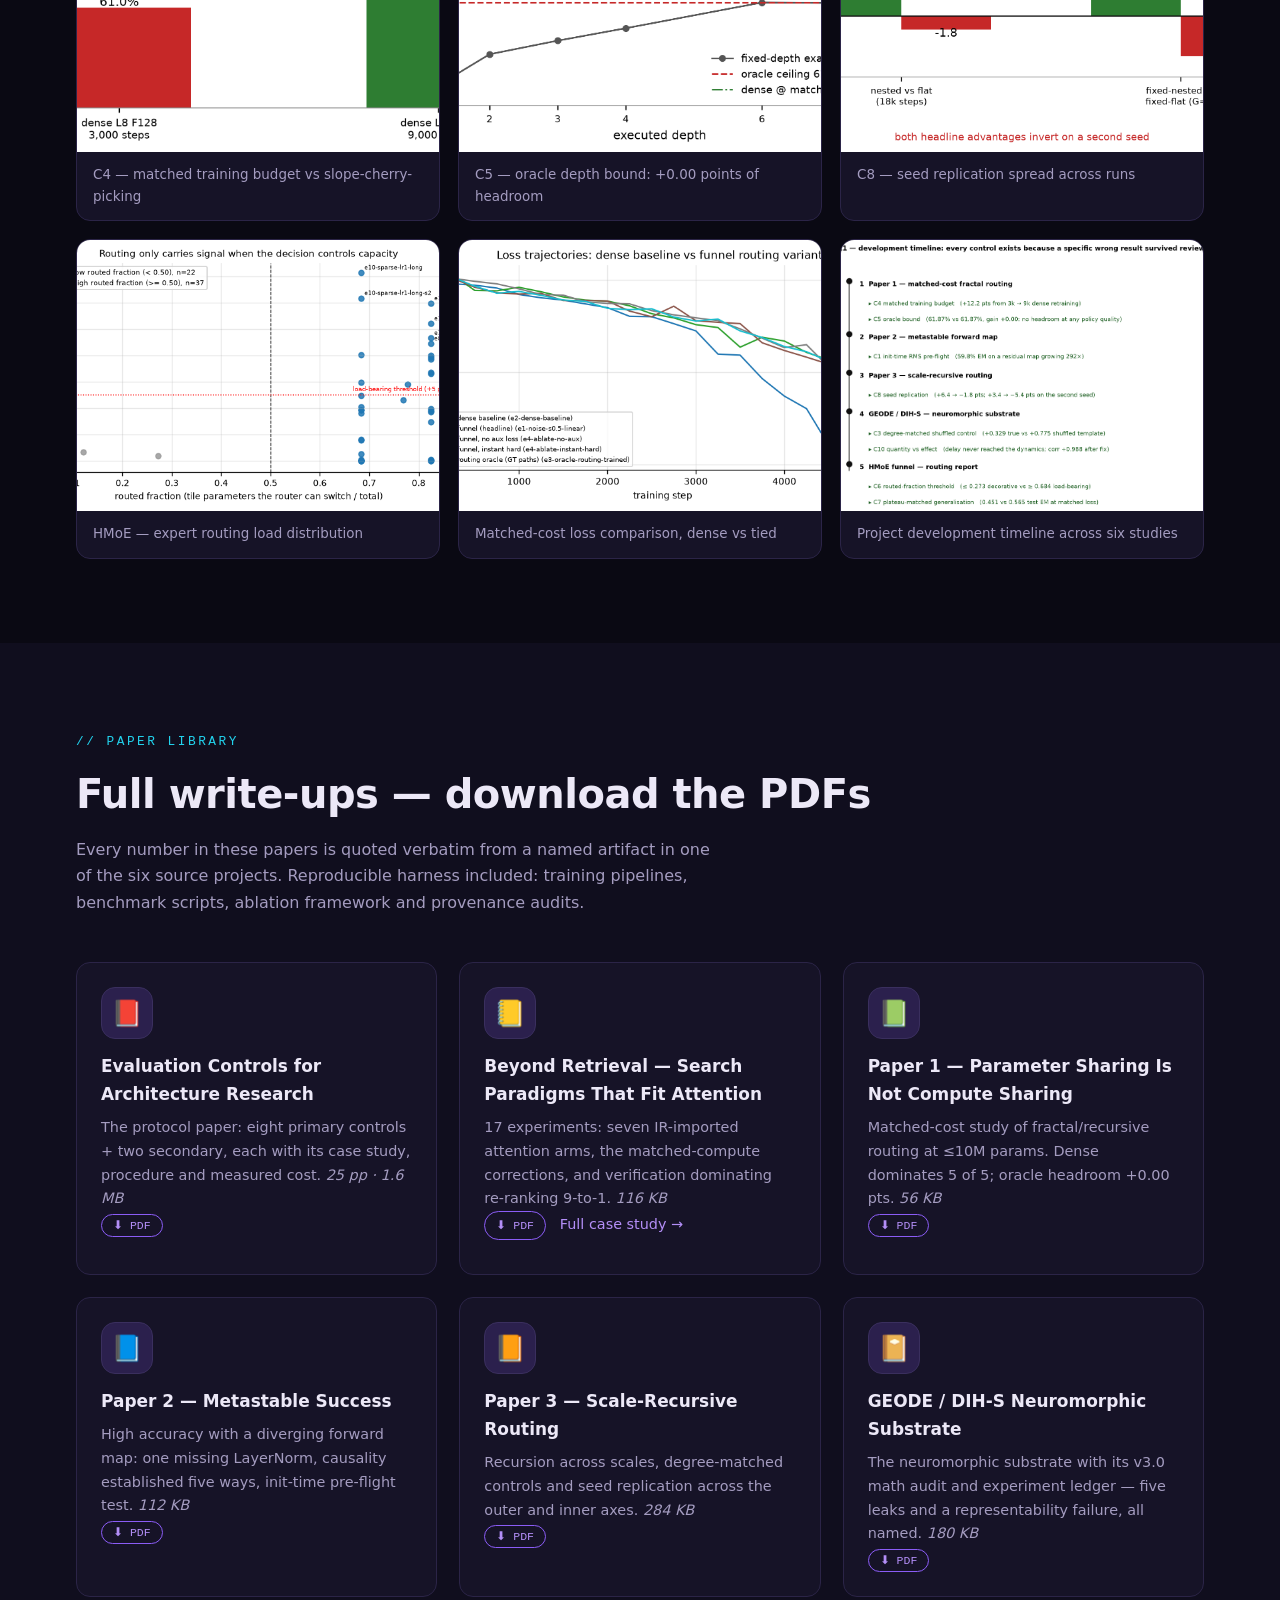
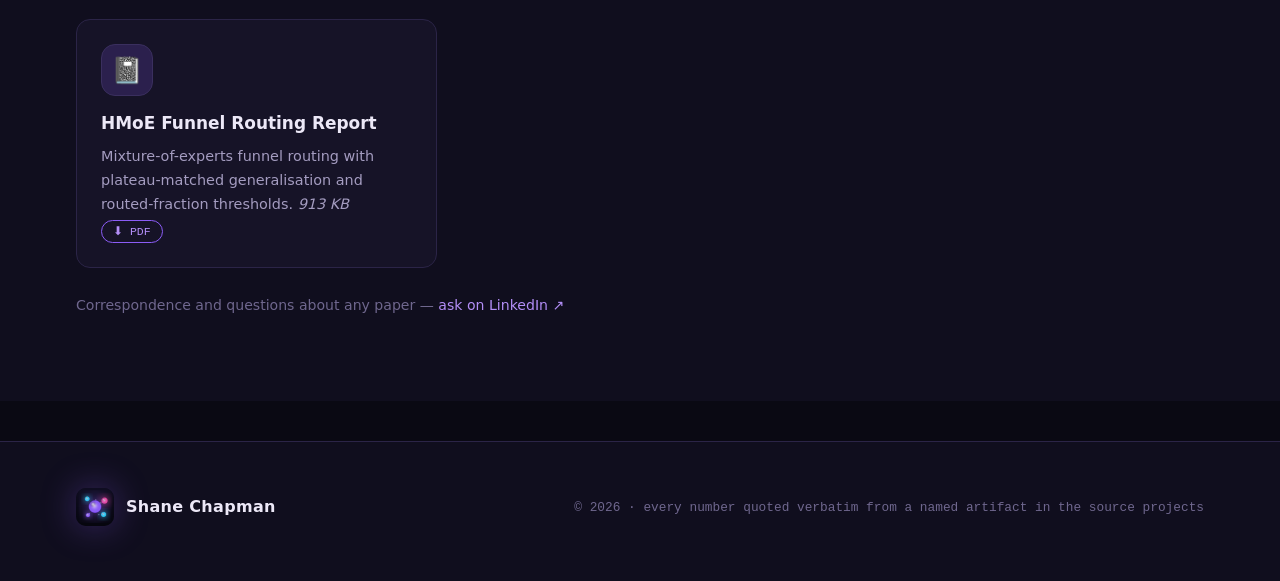
<file: research.html>
<!DOCTYPE html>
<html lang="en" data-theme="dark">
<head>
<meta charset="UTF-8">
<meta name="viewport" content="width=device-width, initial-scale=1.0">
<meta name="color-scheme" content="dark">
<title>Research — Shane Chapman</title>
<meta name="description" content="Evaluation controls for architecture research: eight gates that caught our own wrong results. Adaptive-depth and weight-tied transformer studies.">
<link rel="icon" href="assets/img/favicon-32.png" sizes="32">
<link rel="stylesheet" href="assets/css/style.css">
</head>
<body>
<header class="site-head">
  <nav class="wrap nav" aria-label="Main">
    <a class="brand" href="index.html"><img src="assets/img/logo-master.png" alt="Logo — neuron web"><span>Shane Chapman<small>AI Systems Engineer</small></span></a>
    <button class="icon-btn burger" id="burger" aria-label="Menu">☰</button>
    <div class="nav-links" id="nav-links">
      <a href="index.html">Home</a>
      <a href="projects/index.html">Projects</a>
      <a href="research.html" class="active">Research</a>
      <a href="experience.html">Experience</a>
      <a href="index.html#contact">Contact</a>
    </div>
    <div class="nav-ctrls">
      <button class="icon-btn on" id="motion-toggle" aria-label="Toggle animations" aria-pressed="true">✦<span class="tip">Animations ON — click to disable</span></button>
    </div>
  </nav>
</header>

<div class="wrap page-hero">
  <p class="breadcrumbs"><a href="index.html">home</a> / research</p>
  <span class="eyebrow">// independent R&amp;D program · 2025–2026</span>
  <h1>Evaluation controls for<br><span class="grad-text">architecture research</span></h1>
  <p>Six small-scale architecture projects, each producing at least one result that was <em>plausible, internally consistent, reviewed by us — and wrong</em>. None caught by a reviewer or a loss curve. Every one caught by a control we then added and named.</p>
  <div class="callout reveal" style="max-width:760px;margin-top:26px"><b>The one-sentence summary:</b> a metric you have not gated is a hypothesis, and an architecture claim you have not attacked with a matched control is a story.</div>
  <p class="reveal" style="margin-top:22px;color:var(--ink-dim);max-width:760px">The newest outcome of this program: <a href="projects/attn-search.html"><b>Beyond Retrieval</b></a> — seven attention mechanisms tested, none beat dense at matched compute; verifier-guided decoding then dominated attention selection by an order of magnitude.</p>
</div>

<section style="padding-top:20px">
  <div class="wrap">
    <div class="sec-head reveal"><span class="eyebrow">// the eight gates</span><h2>Controls, what they caught, what they cost</h2>
      <p>Click any control for the full card — rule, error class, the real number it destroyed, and procedure.</p></div>
    <table class="tbl reveal">
      <thead><tr><th>#</th><th>Control</th><th>Catches</th><th>Cost to run</th></tr></thead>
      <tbody>
        <tr data-detail="ctl-c1" data-kicker="// control c1 · forward computation" data-title="Init-time RMS pre-flight"><td>C1</td><td>Init-time RMS pre-flight</td><td>Silent forward-map divergence — a model scoring 59.8% with a 292× residual growth profile, dead at high routing temperature.</td><td>~1 min · one forward pass, no optimizer step</td></tr>
        <tr data-detail="ctl-c2" data-kicker="// control c2 · measurement integrity" data-title="Teaching-leakage default hypothesis"><td>C2</td><td>Teaching-leakage default hypothesis</td><td>Supervision leaking into the eval channel. Default assumption: good accuracy is guilty until a teaching-off probe says otherwise.</td><td>One inference probe with washout period</td></tr>
        <tr data-detail="ctl-c3" data-kicker="// control c3 · load-bearingness" data-title="Degree-matched shuffled control"><td>C3</td><td>Degree-matched shuffled control</td><td>Structure claims where the topology isn't load-bearing — shuffle the wiring, keep degrees, see what survives.</td><td>1 retrain per headline claim</td></tr>
        <tr data-detail="ctl-c4" data-kicker="// control c4 · comparison validity" data-title="Matched training budget"><td>C4</td><td>Matched training budget</td><td>+12.2 points of pure training length misread as an architecture win.</td><td>Free — it's arithmetic you skipped</td></tr>
        <tr data-detail="ctl-c5" data-kicker="// control c5 · load-bearingness" data-title="Oracle bound as direction-killer"><td>C5</td><td>Oracle bound as direction-killer</td><td>Adaptive-depth dreams where a perfect depth oracle gains +0.00 points. The gap doesn't exist; stop building for it.</td><td>One analysis script</td></tr>
        <tr data-detail="ctl-c6" data-kicker="// control c6 · load-bearingness" data-title="Routed-fraction threshold"><td>C6</td><td>Routed-fraction threshold</td><td>"MoE wins" claims where routing touched a fraction of items too small to matter.</td><td>Logging you should already have</td></tr>
        <tr data-detail="ctl-c7" data-kicker="// control c7 · comparison validity" data-title="Plateau-matched generalisation"><td>C7</td><td>Plateau-matched generalisation</td><td>Comparisons made on the training slope instead of both curves' plateaus.</td><td>Run to plateau — then compare</td></tr>
        <tr data-detail="ctl-c8" data-kicker="// control c8 · comparison validity" data-title="Seed replication"><td>C8</td><td>Seed replication</td><td>The single lucky seed. Applies to every headline claim, no exceptions.</td><td>3–5 seeds; embarrassingly parallel</td></tr>
      </tbody>
    </table>
    <div hidden>
      <div id="ctl-c1"><p><b>Rule:</b> log per-level <code>RMS(x)</code> at random init with no optimizer step; refuse any config whose final-level RMS exceeds ~10² before spending a training step on it.</p>
        <p><b>What it caught:</b> <code>D128_long</code> reached 59.8% exact match on character arithmetic with a converging loss curve — while its residual stream grew 292× from level 1 to 7. The mechanism: routed experts read the raw residual; SwiGLU responds as ‖x‖², so each update scales with the state it's added to. fp32 doesn't rescue it. Cause was one missing LayerNorm.</p>
        <p><b>The lesson:</b> a model reaching high accuracy is not evidence that its forward map is bounded. The fix moved headline accuracy +0.2 points and eliminated every NaN (10.34% of logged steps → 0/234) — real, fully explained, orthogonal to the metric.</p></div>
      <div id="ctl-c2"><p><b>Rule:</b> whenever accuracy looks good, the default hypothesis is that a path still exists by which the training signal reaches the measured variable. No number counts until a teaching-off inference probe (washout + late-trial scoring window) has run.</p>
        <p><b>What it caught:</b> in DIH-S, five separate leaks and one representability failure all produced accuracy that was real arithmetic on real measurements — and meaningless as evidence. Removing one leak created another; the decoder target wasn't even representable, so the metric measured an initialisation constant.</p>
        <p><b>Corollary:</b> an unmeasured claim is not a low-scoring claim. Absent evidence must never be silently converted into a weak positive or negative.</p></div>
      <div id="ctl-c3"><p><b>Rule:</b> before crediting architecture, shuffle the topology while matching node degrees. If performance survives the shuffle, your structure story is about degree statistics, not your design.</p>
        <p><b>What it caught:</b> GEODE/DIH-S connectivity claims that survived every ablation except this one — shuffled graphs with matched degree distributions performed equivalently, killing "the wiring matters" conclusions that had already been drafted.</p></div>
      <div id="ctl-c4"><p><b>Rule:</b> no comparison ships unless both sides trained for the number of steps named in the caption, one shared optimizer and schedule.</p>
        <p><b>What it caught:</b> Paper 1 measured +12.2 points of exact match from training length alone — enough to manufacture or destroy any architecture effect at this scale. Several early "dense wins" were too generous to us; the fix rewrote the results table.</p></div>
      <div id="ctl-c5"><p><b>Rule:</b> before building adaptive behaviour, compute the oracle bound: the best possible per-item decision given your own measured curves. If the oracle's gain is ~0, no learned policy can find what isn't there.</p>
        <p><b>What it caught:</b> the entire adaptive-depth program. The oracle's maximum attainable accuracy equalled the best fixed depth to two decimal places (61.87% vs 61.87%, +0.00 points) — and extra depth actively hurt. The routing machinery was healthy; routing simply wasn't where the compute is.</p></div>
      <div id="ctl-c6"><p><b>Rule:</b> report the fraction of items where routing actually changed execution. Below threshold, "MoE wins" claims describe a rounding error, not an architecture.</p>
        <p><b>What it caught:</b> HMoE funnel-routing improvements that turned out to ride on routed fractions too small for any mechanism to exploit at scale.</p></div>
      <div id="ctl-c7"><p><b>Rule:</b> compare generalisation at both curves' plateaus, never mid-slope. Slope comparisons reward faster overfitting.</p>
        <p><b>What it caught:</b> HMoE comparisons that flipped sign once both models plateaued — the "loser" was simply slower to converge, not worse.</p></div>
      <div id="ctl-c8"><p><b>Rule:</b> every headline claim replicates across 3–5 seeds; report the spread, not the best run.</p>
        <p><b>What it caught:</b> Paper 3's seed-to-seed variance was large enough to flip conclusions — several single-seed effects were luck of initialisation. Replication is embarrassingly parallel and always has been.</p></div>
    </div>
    <p class="reveal" style="color:var(--ink-faint);margin-top:18px;font-size:.9rem">Plus two secondary controls (in-sample vs held-out splits; testing effects not quantities). Full protocol, procedures and rejection thresholds in the paper — figures below are from it.</p>
  </div>
</section>

<section style="background:var(--bg2)">
  <div class="wrap">
    <div class="sec-head reveal"><span class="eyebrow">// what survives</span><h2>The gates certify, not just kill</h2></div>
    <div class="two-col">
      <div class="reveal">
        <p style="color:var(--ink-dim)">Paper 2's finding — a superlinear sublayer reading an un-normalised residual diverges at finite depth, <code>RMS(x₍ₗ₊₁₎) ≈ RMS(xₗ)·(1 + c·RMS(xₗ))</code> — was established <em>through</em> this discipline and then held:</p>
        <ul style="color:var(--ink-dim);margin:16px 0 0 20px;display:flex;flex-direction:column;gap:9px">
          <li>Divergence at random init with no optimizer step</li>
          <li>2×2 {shared, per-level} × {norm, no-norm} ablation pins causality</li>
          <li>fp32 gives no rescue — it's not precision, it's topology</li>
          <li>Init-scale sweep tracks the predicted constant; NaN incidence 10.34% → 0/234</li>
        </ul>
        <p style="color:var(--ink-dim);margin-top:16px">The fix made an entire architecture trainable for the first time: weight tying at 490K params went from dead at step 400 to 48.4% exact — while moving headline accuracy only +0.2 points. <b style="color:var(--ink)">A bug can be real, fully explained, and orthogonal to your headline metric simultaneously.</b></p>
      </div>
      <figure class="giffig reveal d1" data-zoom style="cursor:zoom-in">
        <div class="bar"><i style="background:#ff5f56"></i><i style="background:#ffbd2e"></i><i style="background:#2ef773"></i><span>fig 2 — C1 catches 292× residual growth vs bounded profile (click to zoom)</span></div>
        <img src="assets/img/figures/fig_02_c1_init_rms.png" alt="Paired panels of per-level residual RMS showing divergent and bounded profiles">
      </figure>
    </div>
  </div>
</section>

<section>
  <div class="wrap">
    <div class="sec-head reveal"><span class="eyebrow">// figure gallery</span><h2>Selected figures <span style="font-size:.6em;color:var(--ink-faint)">(click to zoom)</span></h2></div>
    <div class="fig-grid">
      <figure class="fig-card reveal" data-zoom><img src="assets/img/figures/fig_01_flowchart.png" alt="Claim-type router flowchart"><figcaption>Fig 1 — the claim-type router: which gates fire per claim type</figcaption></figure>
      <figure class="fig-card reveal" data-zoom><img src="assets/img/figures/fig_03_c2_teaching.png" alt="Teaching leakage control figure"><figcaption>C2 — teaching-leakage probe design</figcaption></figure>
      <figure class="fig-card reveal" data-zoom><img src="assets/img/figures/fig_04_c3_degree_matched.png" alt="Degree matched control figure"><figcaption>C3 — degree-matched shuffled topology control</figcaption></figure>
      <figure class="fig-card reveal d1" data-zoom><img src="assets/img/figures/fig_05_c4_matched_budget.png" alt="Matched budget comparison"><figcaption>C4 — matched training budget vs slope-cherry-picking</figcaption></figure>
      <figure class="fig-card reveal d1" data-zoom><img src="assets/img/figures/fig_06_c5_oracle_bound.png" alt="Oracle bound figure"><figcaption>C5 — oracle depth bound: +0.00 points of headroom</figcaption></figure>
      <figure class="fig-card reveal d1" data-zoom><img src="assets/img/figures/fig_09_c8_seed_replication.png" alt="Seed replication figure"><figcaption>C8 — seed replication spread across runs</figcaption></figure>
      <figure class="fig-card reveal d2" data-zoom><img src="assets/img/figures/fig_routing_load.png" alt="Routing load heatmap"><figcaption>HMoE — expert routing load distribution</figcaption></figure>
      <figure class="fig-card reveal d2" data-zoom><img src="assets/img/figures/fig_loss_comparison.png" alt="Loss comparison curves"><figcaption>Matched-cost loss comparison, dense vs tied</figcaption></figure>
      <figure class="fig-card reveal d2" data-zoom><img src="assets/img/figures/fig_11_development_timeline.png" alt="Development timeline"><figcaption>Project development timeline across six studies</figcaption></figure>
    </div>
  </div>
</section>

<section style="background:var(--bg2)">
  <div class="wrap">
    <div class="sec-head reveal"><span class="eyebrow">// paper library</span><h2>Full write-ups — download the PDFs</h2>
      <p>Every number in these papers is quoted verbatim from a named artifact in one of the six source projects. Reproducible harness included: training pipelines, benchmark scripts, ablation framework and provenance audits.</p></div>
    <div class="grid g3">
      <a class="feat reveal" href="assets/papers/chapman-2026-evaluation-protocol.pdf" download style="color:inherit;text-decoration:none"><div class="ic">📕</div><h3>Evaluation Controls for Architecture Research</h3><p>The protocol paper: eight primary controls + two secondary, each with its case study, procedure and measured cost. <em>25 pp · 1.6 MB</em></p><span class="chip hot">⬇ PDF</span></a>
      <div class="feat reveal"><div class="ic">📒</div><h3>Beyond Retrieval — Search Paradigms That Fit Attention</h3><p>17 experiments: seven IR-imported attention arms, the matched-compute corrections, and verification dominating re-ranking 9-to-1. <em>116 KB</em></p>
      <p style="margin-bottom:10px"><a class="chip hot" href="assets/papers/chapman-2026-search-paradigms.pdf" download style="display:inline-block;text-decoration:none">⬇ PDF</a> &nbsp; <a href="projects/attn-search.html">Full case study →</a></p></div>
      <a class="feat reveal" href="assets/papers/chapman-2025-matched-cost-routing.pdf" download style="color:inherit;text-decoration:none"><div class="ic">📗</div><h3>Paper 1 — Parameter Sharing Is Not Compute Sharing</h3><p>Matched-cost study of fractal/recursive routing at ≤10M params. Dense dominates 5 of 5; oracle headroom +0.00 pts. <em>56 KB</em></p><span class="chip hot">⬇ PDF</span></a>
      <a class="feat reveal" href="assets/papers/chapman-2025-metastable-forward-map.pdf" download style="color:inherit;text-decoration:none"><div class="ic">📘</div><h3>Paper 2 — Metastable Success</h3><p>High accuracy with a diverging forward map: one missing LayerNorm, causality established five ways, init-time pre-flight test. <em>112 KB</em></p><span class="chip hot">⬇ PDF</span></a>
      <a class="feat reveal d1" href="assets/papers/chapman-2025-scale-recursive-routing.pdf" download style="color:inherit;text-decoration:none"><div class="ic">📙</div><h3>Paper 3 — Scale-Recursive Routing</h3><p>Recursion across scales, degree-matched controls and seed replication across the outer and inner axes. <em>284 KB</em></p><span class="chip hot">⬇ PDF</span></a>
      <a class="feat reveal d1" href="assets/papers/chapman-2025-geode-dihs.pdf" download style="color:inherit;text-decoration:none"><div class="ic">📔</div><h3>GEODE / DIH-S Neuromorphic Substrate</h3><p>The neuromorphic substrate with its v3.0 math audit and experiment ledger — five leaks and a representability failure, all named. <em>180 KB</em></p><span class="chip hot">⬇ PDF</span></a>
      <a class="feat reveal d1" href="assets/papers/chapman-2025-hmoe-funnel-report.pdf" download style="color:inherit;text-decoration:none"><div class="ic">📓</div><h3>HMoE Funnel Routing Report</h3><p>Mixture-of-experts funnel routing with plateau-matched generalisation and routed-fraction thresholds. <em>913 KB</em></p><span class="chip hot">⬇ PDF</span></a>
    </div>
    <p class="reveal" style="margin-top:26px;color:var(--ink-faint);font-size:.88rem">Correspondence and questions about any paper — <a href="https://www.linkedin.com/in/shane-chapman-ai" target="_blank" rel="noopener">ask on LinkedIn ↗</a></p>
  </div>
</section>

<footer class="site-foot">
  <div class="wrap foot-grid">
    <a class="brand" href="index.html"><img src="assets/img/logo-master.png" alt="" width="30" height="30"><span>Shane Chapman</span></a>
    <span class="mono">© <span data-year></span> · every number quoted verbatim from a named artifact in the source projects</span>
  </div>
</footer>
<script src="assets/js/main.js"></script>
</body>
</html>
</file>
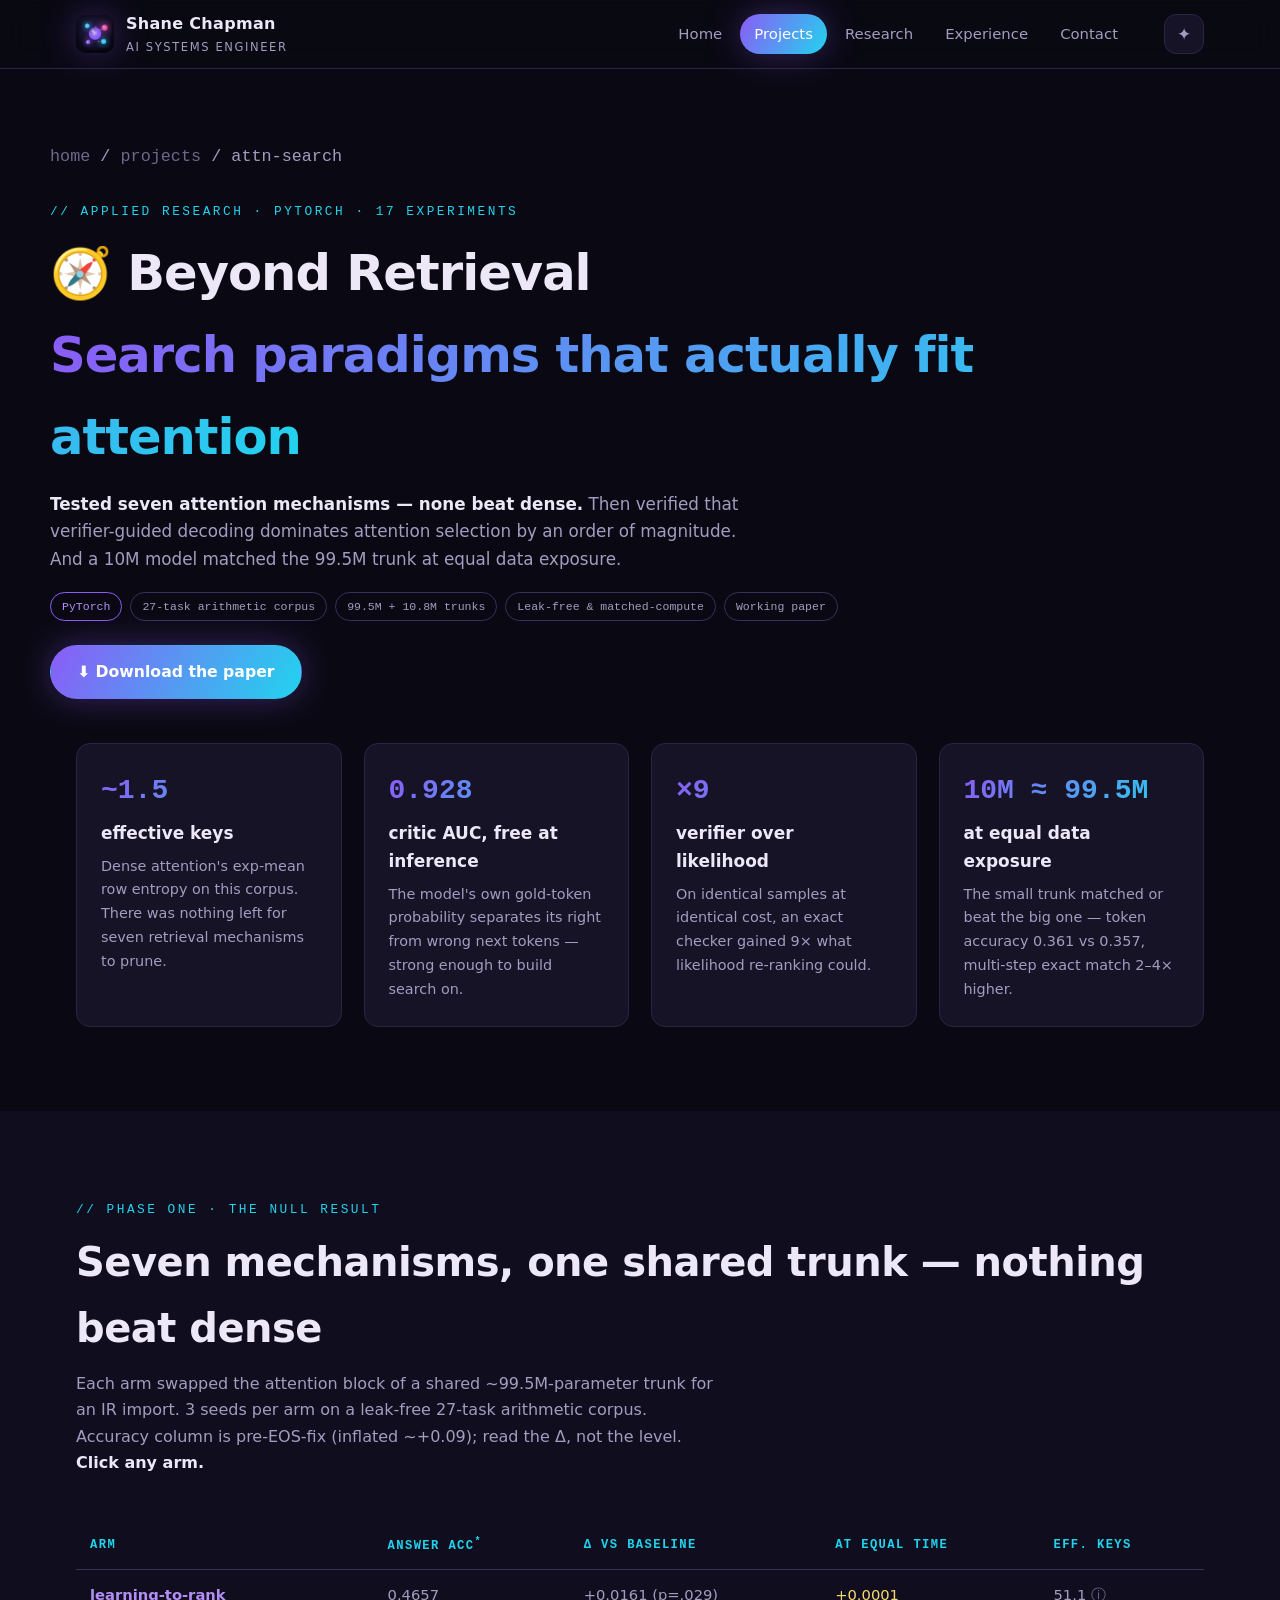
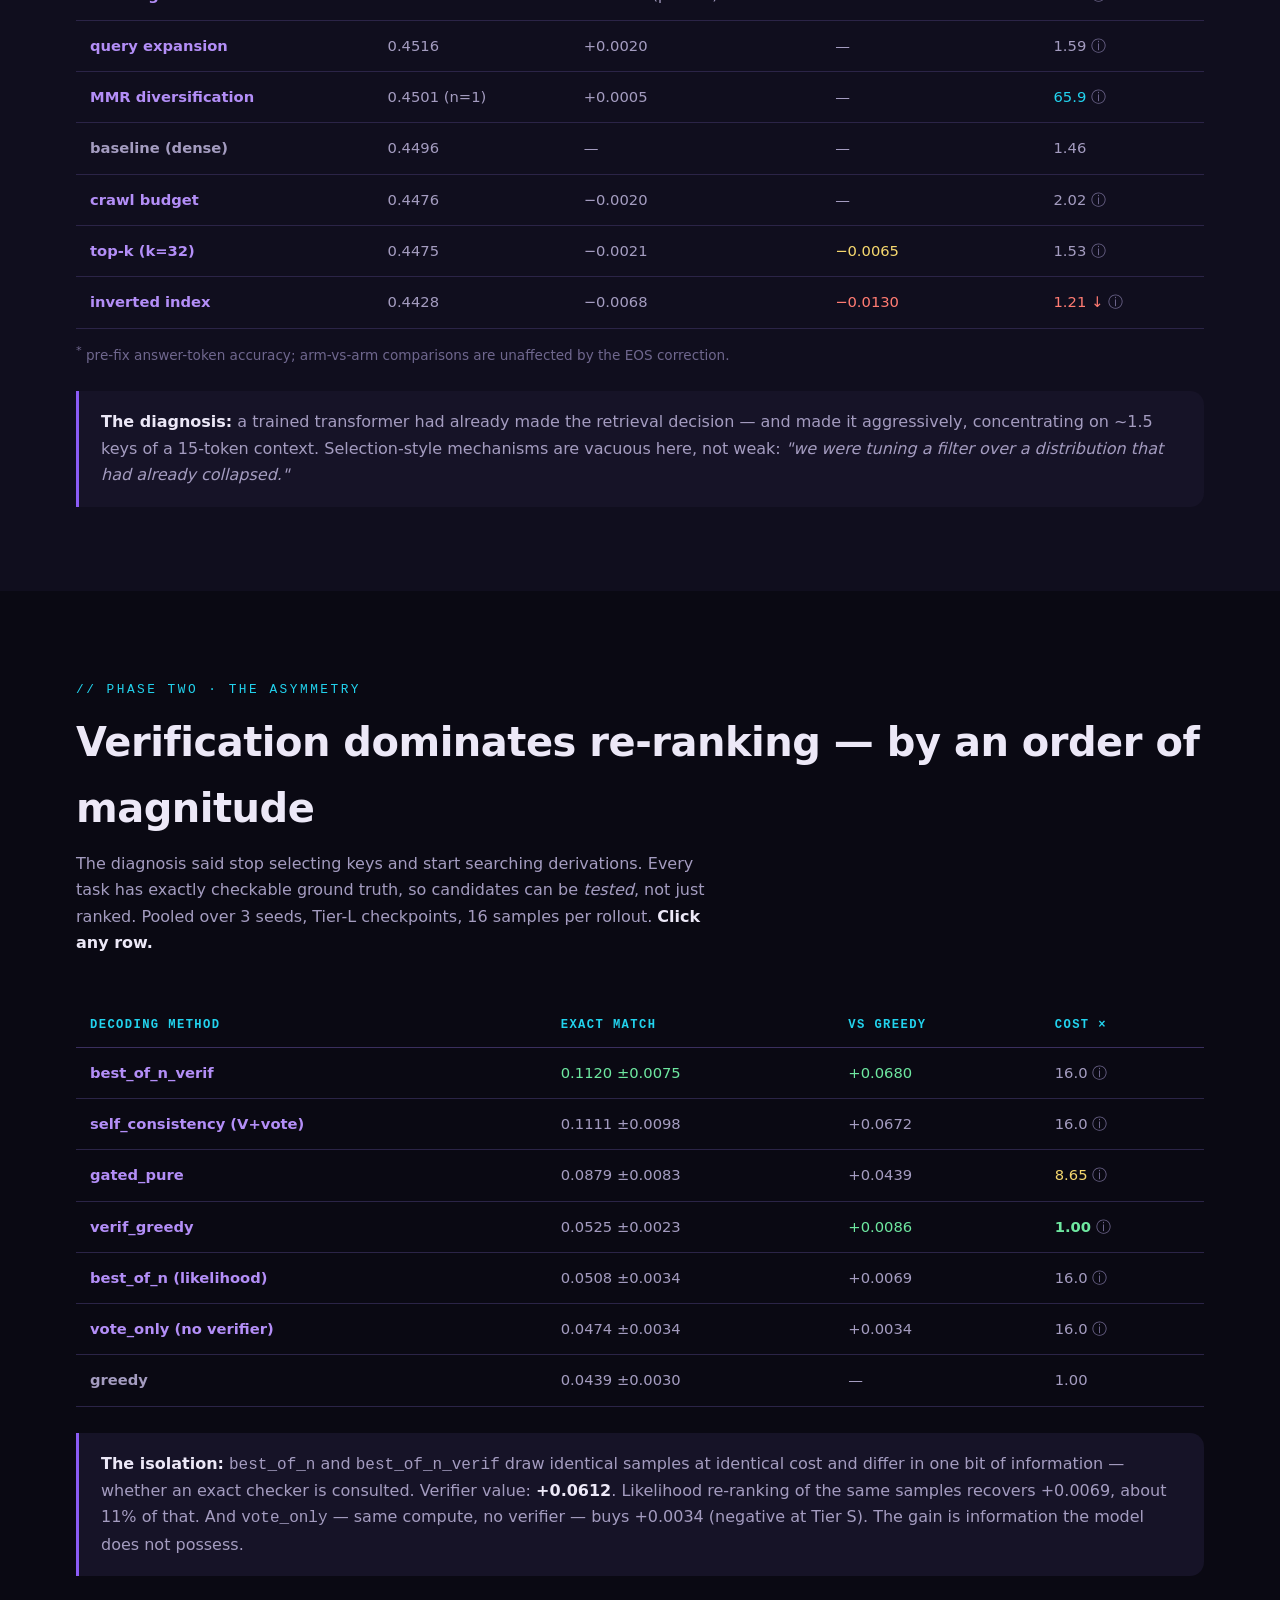
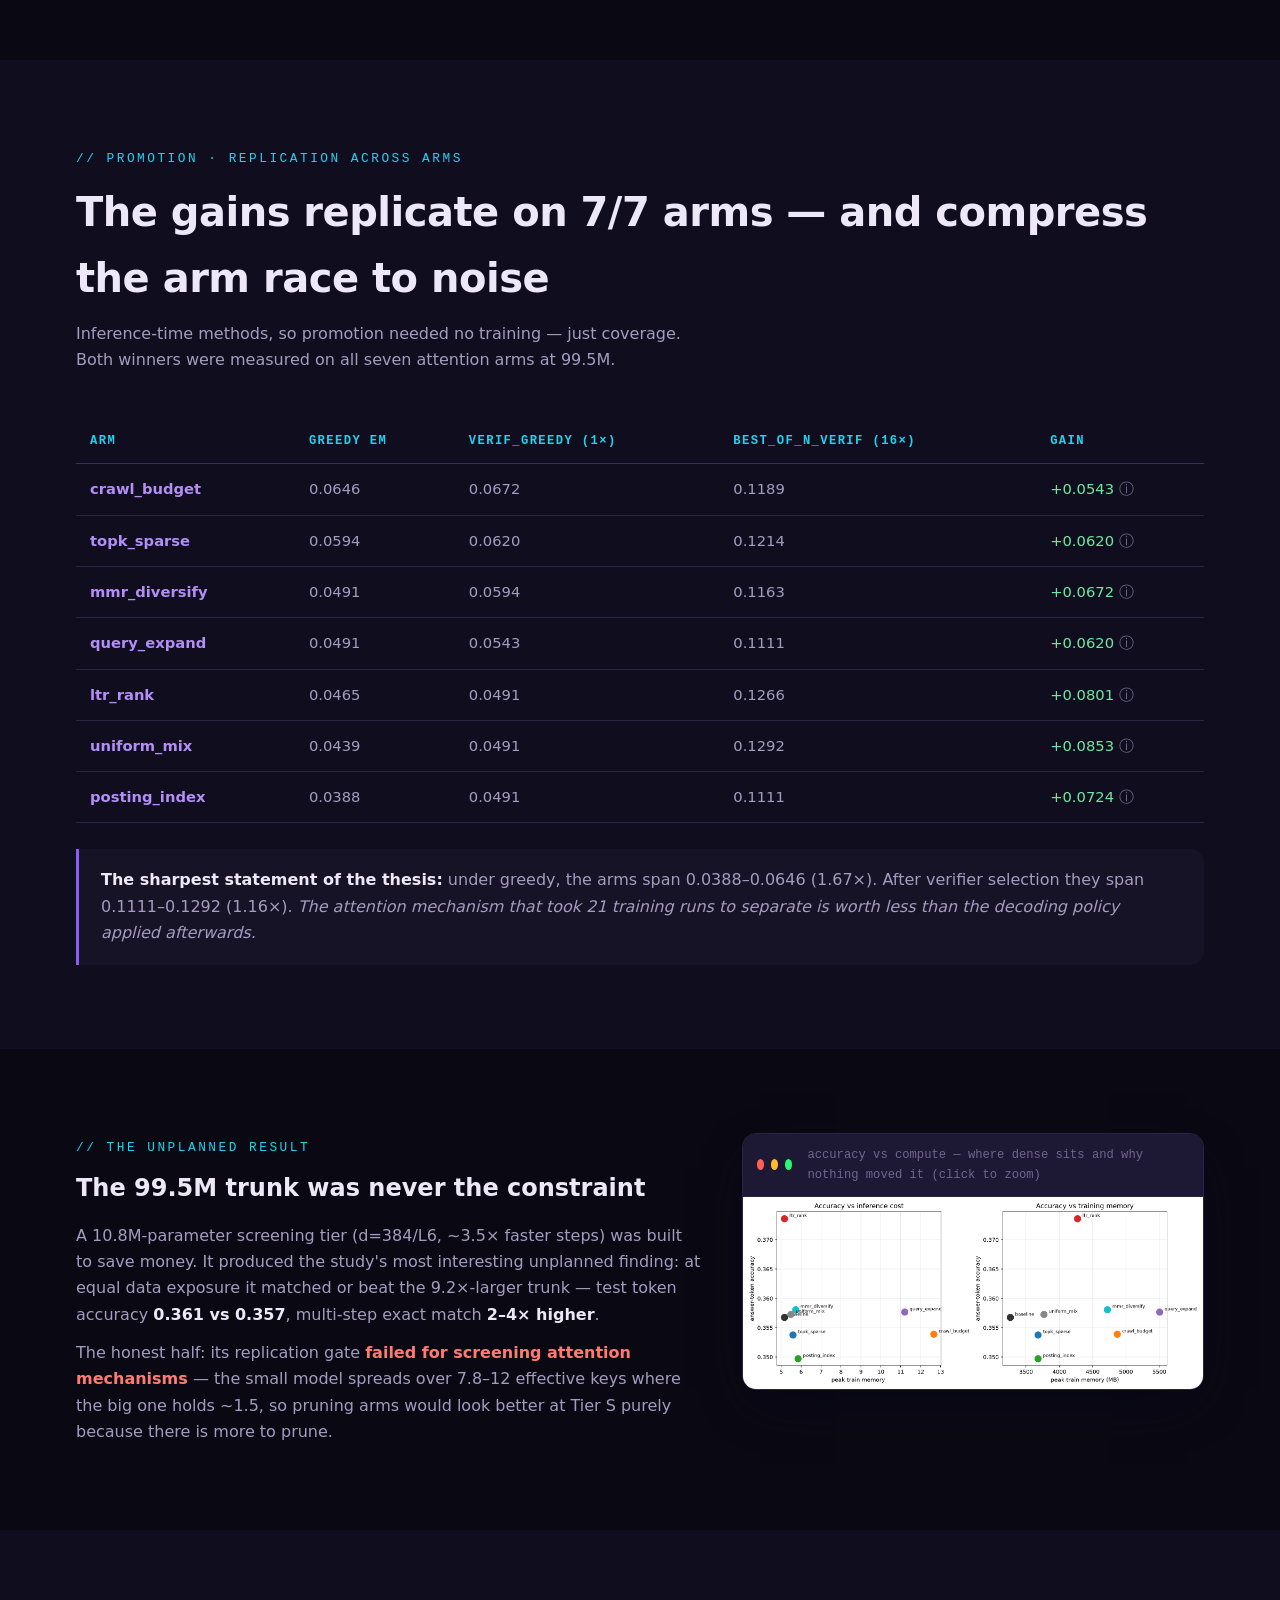
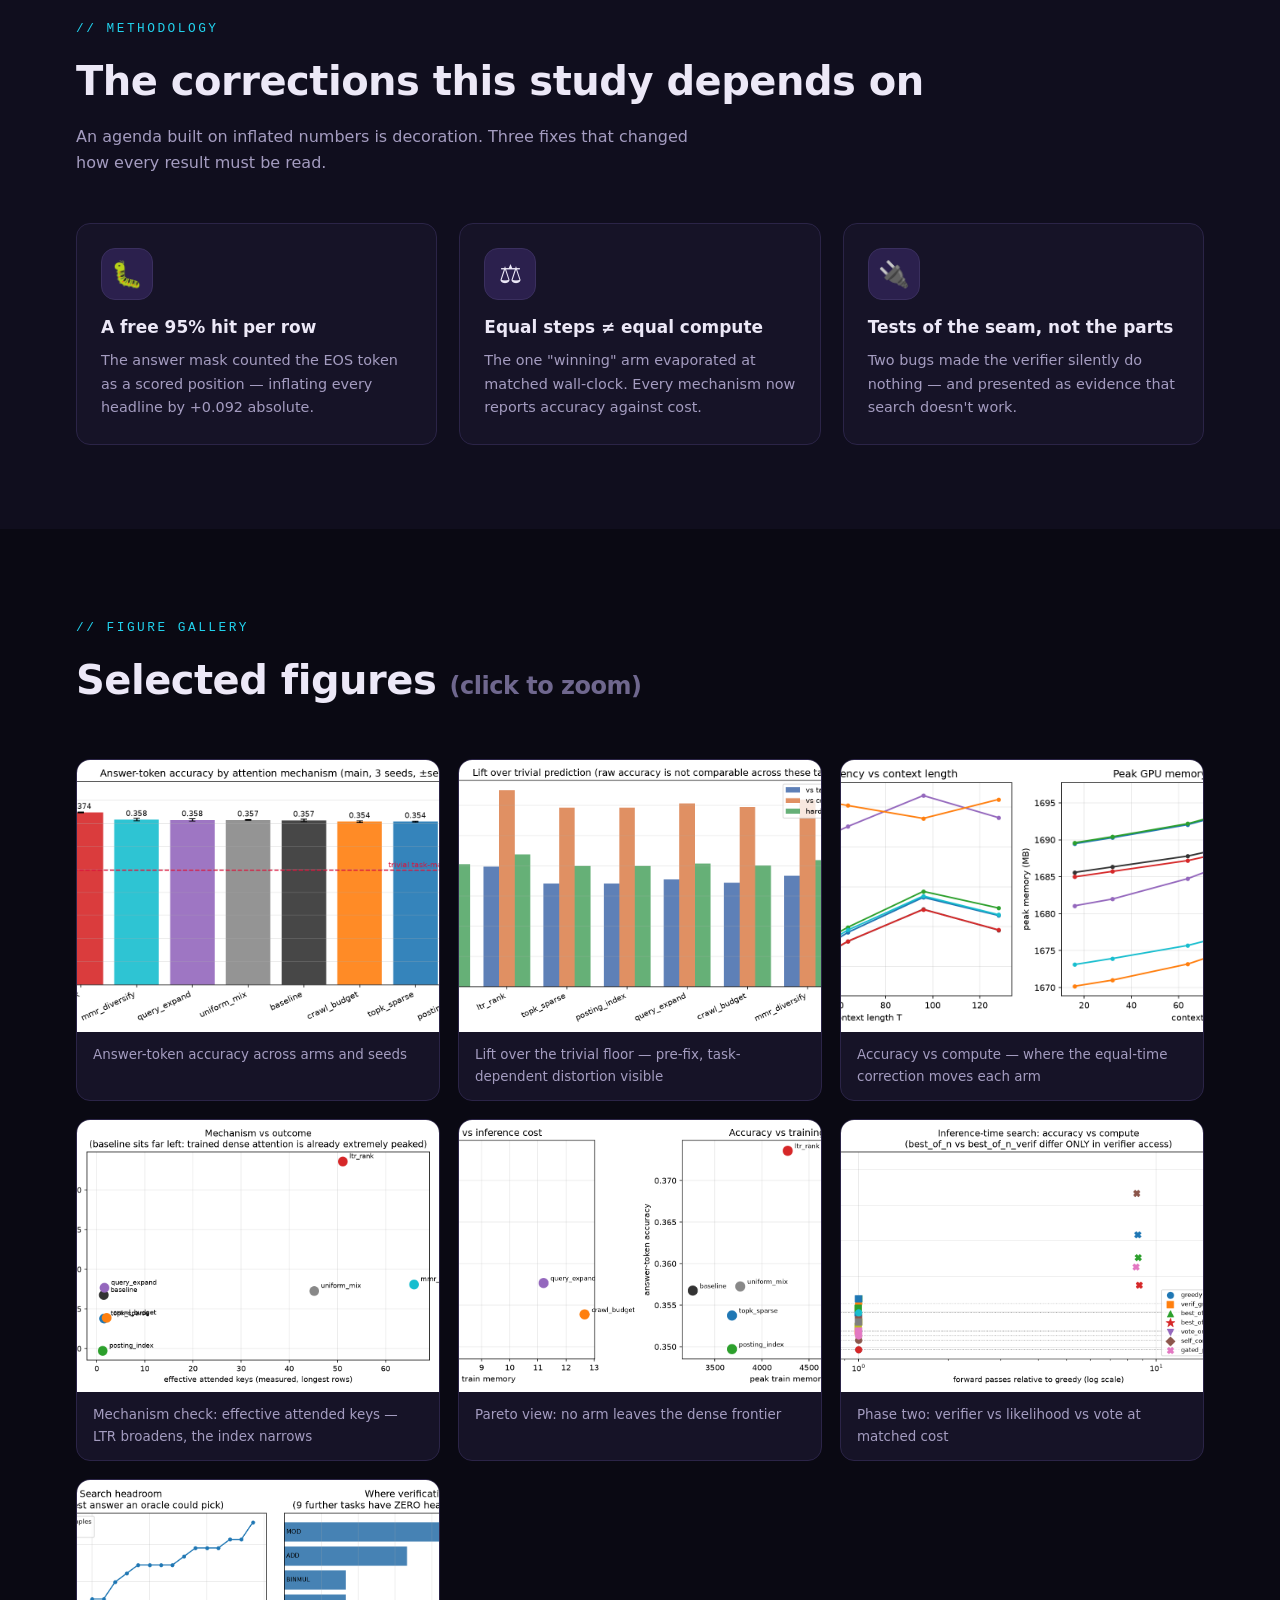
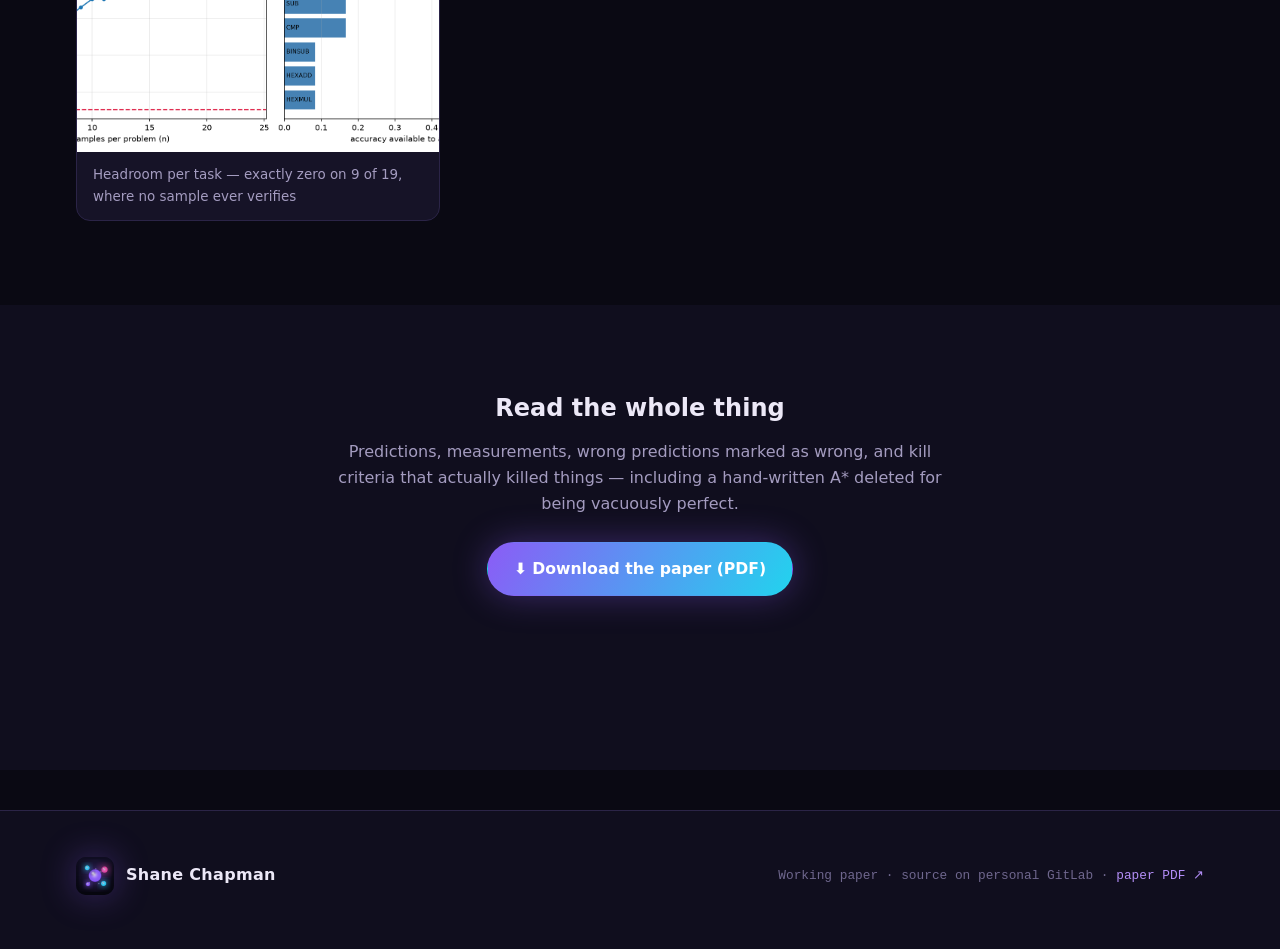
<file: projects/attn-search.html>
<!DOCTYPE html>
<html lang="en" data-theme="dark">
<head>
<meta charset="UTF-8">
<meta name="viewport" content="width=device-width, initial-scale=1.0">
<meta name="color-scheme" content="dark">
<title>Beyond Retrieval — attn-search · Shane Chapman</title>
<meta name="description" content="Seven IR-imported attention mechanisms, none beating dense at matched compute — and verifier-guided decoding dominating attention choice by an order of magnitude. 17 experiments on a leak-free arithmetic corpus.">
<link rel="icon" href="../assets/img/favicon-32.png" sizes="32">
<link rel="stylesheet" href="../assets/css/style.css">
</head>
<body>
<header class="site-head">
  <nav class="wrap nav" aria-label="Main">
    <a class="brand" href="../index.html"><img src="../assets/img/logo-master.png" alt="Logo — neuron web"><span>Shane Chapman<small>AI Systems Engineer</small></span></a>
    <button class="icon-btn burger" id="burger" aria-label="Menu">☰</button>
    <div class="nav-links" id="nav-links">
      <a href="../index.html">Home</a>
      <a href="index.html" class="active">Projects</a>
      <a href="../research.html">Research</a>
      <a href="../experience.html">Experience</a>
      <a href="../index.html#contact">Contact</a>
    </div>
    <div class="nav-ctrls">
      <button class="icon-btn on" id="motion-toggle" aria-label="Toggle animations" aria-pressed="true">✦<span class="tip">Animations ON — click to disable</span></button>
    </div>
  </nav>
</header>

<div class="wrap page-hero">
  <p class="breadcrumbs"><a href="../index.html">home</a> / <a href="index.html">projects</a> / attn-search</p>
  <span class="eyebrow">// applied research · pytorch · 17 experiments</span>
  <h1>🧭 Beyond Retrieval<br><span class="grad-text">Search paradigms that actually fit attention</span></h1>
  <p><b style="color:var(--ink)">Tested seven attention mechanisms — none beat dense.</b> Then verified that verifier-guided decoding dominates attention selection by an order of magnitude. And a 10M model matched the 99.5M trunk at equal data exposure.</p>
  <div class="chips" style="margin-top:18px">
    <span class="chip hot">PyTorch</span><span class="chip">27-task arithmetic corpus</span><span class="chip">99.5M + 10.8M trunks</span><span class="chip">Leak-free &amp; matched-compute</span><span class="chip">Working paper</span>
  </div>
  <div style="margin-top:24px;display:flex;gap:12px;flex-wrap:wrap">
    <a class="btn primary" href="../assets/papers/chapman-2026-search-paradigms.pdf" download>⬇ Download the paper</a>
  </div>
</div>

<section style="padding-top:14px">
  <div class="wrap">
    <div class="grid g3" style="grid-template-columns:repeat(auto-fit,minmax(230px,1fr))">
      <div class="feat reveal" data-detail="at-keys" data-kicker="// measurement" data-title="Attention is already a decision"><div class="bignum">~1.5</div><h3>effective keys</h3><p>Dense attention's exp-mean row entropy on this corpus. There was nothing left for seven retrieval mechanisms to prune.</p></div>
      <div class="feat reveal d1" data-detail="at-critic" data-kicker="// measurement" data-title="A critic that costs nothing"><div class="bignum">0.928</div><h3>critic AUC, free at inference</h3><p>The model's own gold-token probability separates its right from wrong next tokens — strong enough to build search on.</p></div>
      <div class="feat reveal d2" data-detail="at-verifier" data-kicker="// measurement" data-title="The one bit that matters"><div class="bignum">×9</div><h3>verifier over likelihood</h3><p>On identical samples at identical cost, an exact checker gained 9× what likelihood re-ranking could.</p></div>
      <div class="feat reveal d3" data-detail="at-10m" data-kicker="// measurement" data-title="Capacity was never the constraint"><div class="bignum">10M ≈ 99.5M</div><h3>at equal data exposure</h3><p>The small trunk matched or beat the big one — token accuracy 0.361 vs 0.357, multi-step exact match 2–4× higher.</p></div>
    </div>
  </div>
</section>

<section style="background:var(--bg2)">
  <div class="wrap">
    <div class="sec-head reveal"><span class="eyebrow">// phase one · the null result</span><h2>Seven mechanisms, one shared trunk — nothing beat dense</h2>
      <p>Each arm swapped the attention block of a shared ~99.5M-parameter trunk for an IR import. 3 seeds per arm on a leak-free 27-task arithmetic corpus. Accuracy column is pre-EOS-fix (inflated ~+0.09); read the Δ, not the level. <b style="color:var(--ink)">Click any arm.</b></p></div>
    <table class="tbl reveal">
      <thead><tr><th>arm</th><th>answer acc<sup>*</sup></th><th>Δ vs baseline</th><th>at equal time</th><th>eff. keys</th></tr></thead>
      <tbody>
        <tr data-detail="arm-ltr" data-kicker="// arm · learning-to-rank" data-title="LTR supervision on attention rows"><td>learning-to-rank</td><td>0.4657</td><td>+0.0161 (p=.029)</td><td style="color:var(--yellow)">+0.0001</td><td>51.1</td></tr>
        <tr data-detail="arm-qexp" data-kicker="// arm · query expansion" data-title="PRF-style query expansion"><td>query expansion</td><td>0.4516</td><td>+0.0020</td><td>—</td><td>1.59</td></tr>
        <tr data-detail="arm-mmr" data-kicker="// arm · MMR diversification" data-title="MMR-style diversification"><td>MMR diversification</td><td>0.4501 (n=1)</td><td>+0.0005</td><td>—</td><td style="color:var(--cyan)">65.9</td></tr>
        <tr><td style="color:var(--ink-dim)">baseline (dense)</td><td style="color:var(--ink-dim)">0.4496</td><td style="color:var(--ink-dim)">—</td><td style="color:var(--ink-dim)">—</td><td style="color:var(--ink-dim)">1.46</td></tr>
        <tr data-detail="arm-crawl" data-kicker="// arm · crawl budget" data-title="Crawl-budget allocation of context"><td>crawl budget</td><td>0.4476</td><td>−0.0020</td><td>—</td><td>2.02</td></tr>
        <tr data-detail="arm-topk" data-kicker="// arm · top-k retrieval" data-title="Top-k sparse attention (k=32)"><td>top-k (k=32)</td><td>0.4475</td><td>−0.0021</td><td style="color:var(--yellow)">−0.0065</td><td>1.53</td></tr>
        <tr data-detail="arm-index" data-kicker="// arm · inverted index" data-title="Inverted-index candidate generation"><td>inverted index</td><td>0.4428</td><td>−0.0068</td><td style="color:var(--red)">−0.0130</td><td style="color:var(--red)">1.21 ↓</td></tr>
      </tbody>
    </table>
    <p class="reveal" style="color:var(--ink-faint);font-size:.85rem;margin-top:12px"><sup>*</sup> pre-fix answer-token accuracy; arm-vs-arm comparisons are unaffected by the EOS correction.</p>
    <div class="callout reveal" style="margin-top:26px"><b>The diagnosis:</b> a trained transformer had already made the retrieval decision — and made it aggressively, concentrating on ~1.5 keys of a 15-token context. Selection-style mechanisms are vacuous here, not weak: <i>"we were tuning a filter over a distribution that had already collapsed."</i></div>
  </div>
</section>

<section>
  <div class="wrap">
    <div class="sec-head reveal"><span class="eyebrow">// phase two · the asymmetry</span><h2>Verification dominates re-ranking — by an order of magnitude</h2>
      <p>The diagnosis said stop selecting keys and start searching derivations. Every task has exactly checkable ground truth, so candidates can be <em>tested</em>, not just ranked. Pooled over 3 seeds, Tier-L checkpoints, 16 samples per rollout. <b style="color:var(--ink)">Click any row.</b></p></div>
    <table class="tbl reveal">
      <thead><tr><th>decoding method</th><th>exact match</th><th>vs greedy</th><th>cost ×</th></tr></thead>
      <tbody>
        <tr data-detail="m-bonv" data-kicker="// method · best_of_n_verif" data-title="Sample 16, keep the verified one"><td>best_of_n_verif</td><td style="color:var(--green)">0.1120 ±0.0075</td><td style="color:var(--green)">+0.0680</td><td>16.0</td></tr>
        <tr data-detail="m-selfcons" data-kicker="// method · self-consistency" data-title="Verify + majority vote"><td>self_consistency (V+vote)</td><td>0.1111 ±0.0098</td><td>+0.0672</td><td>16.0</td></tr>
        <tr data-detail="m-gated" data-kicker="// method · confidence-gated" data-title="Branch only where unsure"><td>gated_pure</td><td>0.0879 ±0.0083</td><td>+0.0439</td><td style="color:var(--yellow)">8.65</td></tr>
        <tr data-detail="m-vgreedy" data-kicker="// method · verif_greedy" data-title="Constrained decoding — the free win"><td>verif_greedy</td><td>0.0525 ±0.0023</td><td style="color:var(--green)">+0.0086</td><td style="color:var(--green)"><b>1.00</b></td></tr>
        <tr data-detail="m-bon" data-kicker="// method · best_of_n (likelihood)" data-title="Re-rank the same 16 by model likelihood"><td>best_of_n (likelihood)</td><td>0.0508 ±0.0034</td><td>+0.0069</td><td>16.0</td></tr>
        <tr data-detail="m-vote" data-kicker="// method · vote_only" data-title="The control that makes it interpretable"><td>vote_only (no verifier)</td><td>0.0474 ±0.0034</td><td>+0.0034</td><td>16.0</td></tr>
        <tr><td style="color:var(--ink-dim)">greedy</td><td style="color:var(--ink-dim)">0.0439 ±0.0030</td><td style="color:var(--ink-dim)">—</td><td style="color:var(--ink-dim)">1.00</td></tr>
      </tbody>
    </table>
    <div class="callout reveal" style="margin-top:26px"><b>The isolation:</b> <code>best_of_n</code> and <code>best_of_n_verif</code> draw identical samples at identical cost and differ in one bit of information — whether an exact checker is consulted. Verifier value: <b>+0.0612</b>. Likelihood re-ranking of the same samples recovers +0.0069, about 11% of that. And <code>vote_only</code> — same compute, no verifier — buys +0.0034 (negative at Tier S). The gain is information the model does not possess.</div>
  </div>
</section>

<section style="background:var(--bg2)">
  <div class="wrap">
    <div class="sec-head reveal"><span class="eyebrow">// promotion · replication across arms</span><h2>The gains replicate on 7/7 arms — and compress the arm race to noise</h2>
      <p>Inference-time methods, so promotion needed no training — just coverage. Both winners were measured on all seven attention arms at 99.5M.</p></div>
    <table class="tbl reveal">
      <thead><tr><th>arm</th><th>greedy EM</th><th>verif_greedy (1×)</th><th>best_of_n_verif (16×)</th><th>gain</th></tr></thead>
      <tbody>
        <tr data-detail="at-promote" data-kicker="// promotion finding" data-title="crawl_budget arm"><td>crawl_budget</td><td>0.0646</td><td>0.0672</td><td>0.1189</td><td style="color:var(--green)">+0.0543</td></tr>
        <tr data-detail="at-promote" data-kicker="// promotion finding" data-title="topk_sparse arm"><td>topk_sparse</td><td>0.0594</td><td>0.0620</td><td>0.1214</td><td style="color:var(--green)">+0.0620</td></tr>
        <tr data-detail="at-promote" data-kicker="// promotion finding" data-title="mmr_diversify arm"><td>mmr_diversify</td><td>0.0491</td><td>0.0594</td><td>0.1163</td><td style="color:var(--green)">+0.0672</td></tr>
        <tr data-detail="at-promote" data-kicker="// promotion finding" data-title="query_expand arm"><td>query_expand</td><td>0.0491</td><td>0.0543</td><td>0.1111</td><td style="color:var(--green)">+0.0620</td></tr>
        <tr data-detail="at-promote" data-kicker="// promotion finding" data-title="ltr_rank arm"><td>ltr_rank</td><td>0.0465</td><td>0.0491</td><td>0.1266</td><td style="color:var(--green)">+0.0801</td></tr>
        <tr data-detail="at-promote" data-kicker="// promotion finding" data-title="uniform_mix arm"><td>uniform_mix</td><td>0.0439</td><td>0.0491</td><td>0.1292</td><td style="color:var(--green)">+0.0853</td></tr>
        <tr data-detail="at-promote" data-kicker="// promotion finding" data-title="posting_index arm"><td>posting_index</td><td>0.0388</td><td>0.0491</td><td>0.1111</td><td style="color:var(--green)">+0.0724</td></tr>
      </tbody>
    </table>
    <div class="callout reveal" style="margin-top:26px"><b>The sharpest statement of the thesis:</b> under greedy, the arms span 0.0388–0.0646 (1.67×). After verifier selection they span 0.1111–0.1292 (1.16×). <i>The attention mechanism that took 21 training runs to separate is worth less than the decoding policy applied afterwards.</i></div>
  </div>
</section>

<section>
  <div class="wrap two-col">
    <div class="reveal">
      <span class="eyebrow" style="font-family:var(--font-mono);color:var(--cyan);font-size:.8rem;letter-spacing:2.5px;text-transform:uppercase">// the unplanned result</span>
      <h2 style="margin:10px 0 14px">The 99.5M trunk was never the constraint</h2>
      <p style="color:var(--ink-dim)">A 10.8M-parameter screening tier (d=384/L6, ~3.5× faster steps) was built to save money. It produced the study's most interesting unplanned finding: at equal data exposure it matched or beat the 9.2×-larger trunk — test token accuracy <b style="color:var(--ink)">0.361 vs 0.357</b>, multi-step exact match <b style="color:var(--ink)">2–4× higher</b>.</p>
      <p style="color:var(--ink-dim);margin-top:12px">The honest half: its replication gate <b style="color:var(--red)">failed for screening attention mechanisms</b> — the small model spreads over 7.8–12 effective keys where the big one holds ~1.5, so pruning arms would look better at Tier S purely because there is more to prune.</p>
    </div>
    <figure class="giffig reveal d1" data-zoom style="cursor:zoom-in">
      <div class="bar"><i style="background:#ff5f56"></i><i style="background:#ffbd2e"></i><i style="background:#2ef773"></i><span>accuracy vs compute — where dense sits and why nothing moved it (click to zoom)</span></div>
      <img src="../assets/img/figures/attn-fig7_pareto.png" alt="Pareto plot of accuracy versus compute across arms">
    </figure>
  </div>
</section>

<section style="background:var(--bg2)">
  <div class="wrap">
    <div class="sec-head reveal"><span class="eyebrow">// methodology</span><h2>The corrections this study depends on</h2>
      <p>An agenda built on inflated numbers is decoration. Three fixes that changed how every result must be read.</p></div>
    <div class="grid g3">
      <div class="feat reveal" data-detail="mm-eos" data-kicker="// correction" data-title="The metric bug, found and fixed"><div class="ic">🐛</div><h3>A free 95% hit per row</h3><p>The answer mask counted the EOS token as a scored position — inflating every headline by +0.092 absolute.</p></div>
      <div class="feat reveal d1" data-detail="mm-compute" data-kicker="// correction" data-title="Equal steps is not equal compute"><div class="ic">⚖️</div><h3>Equal steps ≠ equal compute</h3><p>The one "winning" arm evaporated at matched wall-clock. Every mechanism now reports accuracy against cost.</p></div>
      <div class="feat reveal d2" data-detail="mm-wiring" data-kicker="// correction" data-title="Null results from broken wiring"><div class="ic">🔌</div><h3>Tests of the seam, not the parts</h3><p>Two bugs made the verifier silently do nothing — and presented as evidence that search doesn't work.</p></div>
    </div>
  </div>
</section>

<section>
  <div class="wrap">
    <div class="sec-head reveal"><span class="eyebrow">// figure gallery</span><h2>Selected figures <span style="font-size:.6em;color:var(--ink-faint)">(click to zoom)</span></h2></div>
    <div class="fig-grid">
      <figure class="fig-card reveal" data-zoom><img src="../assets/img/figures/attn-fig1_accuracy.png" alt="Answer accuracy by arm"><figcaption>Answer-token accuracy across arms and seeds</figcaption></figure>
      <figure class="fig-card reveal" data-zoom><img src="../assets/img/figures/attn-fig2_lift.png" alt="Lift over trivial floor"><figcaption>Lift over the trivial floor — pre-fix, task-dependent distortion visible</figcaption></figure>
      <figure class="fig-card reveal" data-zoom><img src="../assets/img/figures/attn-fig4_efficiency.png" alt="Accuracy versus compute by arm"><figcaption>Accuracy vs compute — where the equal-time correction moves each arm</figcaption></figure>
      <figure class="fig-card reveal d1" data-zoom><img src="../assets/img/figures/attn-fig5_mechanism.png" alt="Effective attended keys per mechanism"><figcaption>Mechanism check: effective attended keys — LTR broadens, the index narrows</figcaption></figure>
      <figure class="fig-card reveal d1" data-zoom><img src="../assets/img/figures/attn-fig7_pareto.png" alt="Pareto frontier of accuracy against compute"><figcaption>Pareto view: no arm leaves the dense frontier</figcaption></figure>
      <figure class="fig-card reveal d1" data-zoom><img src="../assets/img/figures/attn-fig10_search.png" alt="Search and verification methods comparison"><figcaption>Phase two: verifier vs likelihood vs vote at matched cost</figcaption></figure>
      <figure class="fig-card reveal d2" data-zoom><img src="../assets/img/figures/attn-fig11_headroom.png" alt="Per-task headroom of candidate sampling"><figcaption>Headroom per task — exactly zero on 9 of 19, where no sample ever verifies</figcaption></figure>
    </div>
  </div>
</section>

<section style="background:var(--bg2)">
  <div class="wrap" style="text-align:center;padding-bottom:90px">
    <h2 class="reveal">Read the whole thing</h2>
    <p class="reveal d1" style="color:var(--ink-dim);margin:10px auto 24px;max-width:640px">Predictions, measurements, wrong predictions marked as wrong, and kill criteria that actually killed things — including a hand-written A* deleted for being vacuously perfect.</p>
    <a class="btn primary reveal d2" href="../assets/papers/chapman-2026-search-paradigms.pdf" download>⬇ Download the paper (PDF)</a>
  </div>
</section>

<div hidden>
  <div id="at-keys"><p><b>exp(mean row entropy) ≈ 1.5 keys.</b> A trained transformer on this corpus concentrates its attention on about one and a half keys — it has already made the retrieval decision that all seven mechanisms were trying to make better, and made it aggressively.</p>
    <ul><li>Top-32 selection over a 20-key support is not a hypothesis, it's an identity — asserted in tests: at k ≥ T, top-k attention <em>equals</em> dense attention.</li>
    <li>76% of training rows are shorter than 32 tokens, so for most of the data the sparse arms were provably the baseline with extra arithmetic.</li></ul>
    <p><b>Consequence:</b> selection-style mechanisms are vacuous here, not weak. You cannot prune a distribution that has already collapsed.</p></div>
  <div id="at-critic"><p>Every trajectory-search method needs a value function. This one exists for free: score how well the model's own probability on the gold token separates its correct from incorrect next tokens (Mann–Whitney AUC, EOS excluded).</p>
    <ul><li>7,034 correct vs 12,798 wrong positions → <b>AUC 0.928</b>. For context: 0.5 is noise, 0.7 is usually enough to build on.</li>
    <li>Mean probability on gold: 0.621 (correct) vs 0.171 (wrong); next-token entropy 0.837 vs 1.997.</li>
    <li>The property that matters for search: at the <b>first</b> error the model is already as unsure (p=0.168) as at later cascaded errors (p=0.172). Derailment announces itself at the moment of derailment.</li></ul>
    <p>The failure mode is compositional, and there's a near-perfect signal for where composition breaks — an open invitation to search over derivations, not keys.</p></div>
  <div id="at-verifier"><p>Likelihood-based decoding is bounded above by model accuracy. Verification is not bounded that way at all — that asymmetry is the whole result.</p>
    <ul><li><code>best_of_n</code> vs <code>best_of_n_verif</code>: identical samples, identical 16× cost, one bit of difference — an exact checker. Verifier value: <b>+0.0612</b>.</li>
    <li>Likelihood re-ranking of the same samples recovers +0.0069 — ~11% of what verification achieves. Re-ranking cannot promote an answer the model ranks below a wrong one.</li>
    <li><code>vote_only</code> (same 16 samples, majority vote, no verifier): +0.0034 at Tier L, −0.0026 at Tier S. Extra compute alone buys essentially nothing; the gain is information the model does not possess.</li></ul>
    <p>Roughly an order of magnitude — measured, isolated, and replicated on 7/7 arms.</p></div>
  <div id="at-10m"><p>The screening tier was meant to save money; it produced a finding. At equal data exposure the 10.8M trunk (d=384/L6/H6) matched or beat the 99.57M one: test token accuracy <b>0.361 vs 0.357</b>, multi-step exact match <b>2–4× higher</b>, at ~3.5× faster steps.</p>
    <ul><li>Trunk capacity was never the binding constraint on this corpus — which retroactively justifies the suspicion that model size was not where the study's cost should go.</li>
    <li>The immediate win isn't shrinking: it's rescoring saved checkpoints and running inference-only experiments instead of retraining. Most of the phase-two results required zero training runs.</li></ul>
    <p><b>The honest half:</b> the Tier-S replication gate failed for screening attention mechanisms — 7.8–12 effective keys vs the big model's ~1.5 regime, so pruning arms would look better at 10M purely because there is more to prune. "Plausible-looking negatives are the most expensive kind of cheap result." It passed critic AUC (0.939–0.964), which is exactly why inference-time search replicated at both tiers.</p></div>
  <div id="arm-ltr"><p><b>What it was:</b> learning-to-rank supervision applied to attention rows — the most promising arm, and the most instructive failure.</p>
    <ul><li>Pre-fix accuracy +0.0161 over baseline (p=.029) — a real-looking win across 3 seeds.</li>
    <li>At equal <em>wall-clock</em> instead of equal steps: <b>+0.0001</b>. The arm trains 22% slower per step; the "win" was compute, not ranking.</li>
    <li>Its only durable effect: attention went 35× broader (51.1 effective keys vs 1.46).</li></ul>
    <p><b>Why it's interesting:</b> MMR diversification broadens attention even more (65.9) and buys +0.0005 — so spread alone doesn't explain the LTR effect either. "What caused it" stays open; "it was not free compute" does not.</p></div>
  <div id="arm-qexp"><p><b>What it was:</b> pseudo-relevance feedback transplanted from IR — expand the query using likely-relevant context, then attend with the expanded representation.</p>
    <ul><li>Δ +0.0020; step cost +68% (the most expensive arm per step).</li>
    <li>The premise fails structurally: PRF exists because queries are ambiguous. Here the prompt is exact — there is no query ambiguity to expand away.</li></ul>
    <p><b>Replacement:</b> subgoal decomposition generates new "queries" legitimately (AO* over verifiable subgoals).</p></div>
  <div id="arm-mmr"><p><b>What it was:</b> maximal marginal relevance — diversify attention to avoid redundant keys.</p>
    <ul><li>Δ +0.0005 at n=1 (still running when the table froze); step cost +25%.</li>
    <li>Broadest attention of any arm: 65.9 effective keys — and the smallest gain that matters.</li></ul>
    <p><b>Why it matters:</b> it's the control that kills "broader attention = better" as an explanation for anything, including the LTR arm's original +0.016.</p></div>
  <div id="arm-crawl"><p><b>What it was:</b> crawl-budget allocation — spend limited context budget on the most promising keys, like a spider deciding which URLs to fetch.</p>
    <ul><li>Δ −0.0020; step cost +96% (the slowest arm).</li>
    <li>Nothing to exclude from a 15-token context — the budget has nothing to refuse.</li></ul>
    <p><b>The idea survived, reframed:</b> "spend limited resource where marginal value is highest" becomes per-token compute allocation — confidence-gated decoding in phase two is exactly that. The IR wrapper was wrong; the economics underneath were right.</p></div>
  <div id="arm-topk"><p><b>What it was:</b> sparse attention — keep only the top-32 keys per row, the classic efficiency move.</p>
    <ul><li>Δ −0.0021 → <b>−0.0065 at equal time</b>.</li>
    <li>76% of training rows are shorter than 32 tokens: for most data the arm was provably the baseline with extra arithmetic.</li></ul>
    <p>The k-sweep {1,2,4,8} confirms where selection starts to bite — and that it bites only when you remove one of the ~1.5 keys that mattered.</p></div>
  <div id="arm-index"><p><b>What it was:</b> an inverted index inside attention — posting lists generating candidate keys per query, the literal search-engine architecture.</p>
    <ul><li>Δ −0.0068 → <b>−0.0130 at equal time</b>: the worst arm.</li>
    <li>The tell of the whole study: effective keys went <em>down</em>, 1.46 → 1.21. An index exists to surface documents a flat scan would miss; here it threw away the one or two keys that mattered on top of an already-degenerate distribution.</li></ul>
    <p><b>Lesson:</b> restricting candidates is only useful when there are too many. There weren't.</p></div>
  <div id="m-bonv"><p><b>How it works:</b> sample k=16 complete answers, run each through exact task verifiers (integer arithmetic checked in closed form, element conservation for chemistry), return a verified answer rather than the most likely one.</p>
    <ul><li>+0.0680 over greedy — the study's largest effect at 16× cost.</li>
    <li>Replicated on all seven arms (+0.054 to +0.085) and both model tiers (+0.061 Tier L, +0.074 Tier S).</li></ul>
    <p><b>The bound, stated honestly:</b> verification can only select what generation produced. Per-task headroom is exactly zero on 9 of 19 tasks — no sample out of 24 ever verifies there, and no selection policy (best-first, MCTS, A*, arbitrary oracle over samples) can help. Aggregate numbers mix powerful with provably inert; report coverage first.</p></div>
  <div id="m-selfcons"><p><b>How it works:</b> sample k paths, keep those that pass the verifier, majority-vote among survivors. Verification plus self-consistency — the verifier prunes, the vote breaks ties between equally valid-looking derivations.</p>
    <ul><li>+0.0672 at 16× cost — statistically indistinguishable from pure verified best-of-n here.</li>
    <li>Without the verifier (vote_only) the same machinery buys +0.0034. The vote isn't doing the work; it's just not hurting.</li></ul></div>
  <div id="m-gated"><p><b>How it works:</b> decode greedily while the model is confident; escalate to branching with the critic when probability mass spreads. Cheapest possible trajectory search — no training, the gate is the 0.928-AUC signal itself.</p>
    <ul><li>Gain +0.0439 — but at <b>8.65× cost</b>, missing §4's predicted &lt;1.5× by roughly 6×.</li>
    <li>Why: mean per-token logprob is low on most arithmetic answers, so an average-logprob threshold escalates constantly (209 of 387 rows). A better gate would be entropy-per-position or an explicit abstain head. Mechanism sound; cost model wrong — marked as wrong rather than quietly dropped.</li>
    <li><b>Oracle-leakage check:</b> the variant allowed to ask the verifier "did greedy already succeed?" gained +0.0672 at 13.4× vs +0.0439 at 8.65× without peeking — ~0.023 of optimism, put on the record by reporting both.</li></ul></div>
  <div id="m-vgreedy"><p><b>How it works:</b> constrain each decoding step to tokens that keep some valid completion alive — the verifier prunes the vocabulary per step, so an invalid digit can never be emitted. Changes <em>which</em> token is chosen rather than adding rollouts.</p>
    <ul><li>+0.0086 at <b>1.00× cost</b> — the only mechanism in the entire study, attention arms included, that improves accuracy without paying for it.</li>
    <li>Where verification bites is format, not cleverness: on TASK_CMP the checker prunes to 0.8% of vocabulary after one token (a three-way choice); on free-length integer arithmetic it prunes nothing — exactly the ten digits are admissible.</li></ul>
    <p>It also turned out to be the non-vacuous form of the abandoned carry-state A*: a hand-written transition function over (column, carry) <em>is</em> the answer and measures nothing. Constrained decoding gets the same benefit legitimately — constraint checking from arithmetic, transitions from the model.</p></div>
  <div id="m-bon"><p><b>How it works:</b> sample k=16 answers, keep the highest-likelihood one. IR's core move — rank candidates by a score the model already has.</p>
    <ul><li>+0.0069 at 16× cost: ~11% of what the verifier achieves on identical samples.</li>
    <li>The concrete form of the ceiling: re-ranking cannot promote an answer the model ranks below a wrong one. Ranking is bounded by the model; testing isn't.</li></ul></div>
  <div id="m-vote"><p><b>How it works:</b> sample k=16, majority vote, no verifier at all. The control that makes the whole phase-two table interpretable.</p>
    <ul><li>+0.0034 at Tier L; <b>−0.0026</b> at Tier S. Extra compute alone buys essentially nothing — sometimes less than nothing.</li>
    <li>Compare best_of_n_verif on the same samples: +0.0680. The difference is not more sampling, more voting, or more cleverness — it's information from outside the model that costs nothing to obtain.</li></ul></div>
  <div id="at-promote"><p><b>The promotion finding:</b> both phase-two winners are inference-time methods sharing weights with whatever arm they're applied to — so promoting them across all seven arms required no training, only coverage (everything before had been measured on baseline checkpoints alone).</p>
    <ul><li><b>Replication:</b> verification helps on 7/7 arms (+0.054 to +0.085). Not an artifact of the checkpoint it was discovered on.</li>
    <li><b>Compression:</b> under greedy the arms span 0.0388–0.0646 (1.67×); after verifier selection, 0.1111–0.1292 (1.16×).</li></ul>
    <p>The attention mechanism that took 21 training runs to separate is worth less than the decoding policy applied afterwards — the study's main thesis in one row-span comparison.</p></div>
  <div id="mm-eos"><p><b>The bug:</b> every dataset row appends an end-of-sequence token, and the answer mask counted it as a scored answer position — one free, ~95%-predictable hit per row.</p>
    <ul><li>Measured on baseline: accuracy 0.952 on those 15.4% of positions vs <b>0.358</b> on real answer tokens — headline inflated <b>+0.092 absolute</b>.</li>
    <li>Distortion is task-dependent (largest for short answers), so per-task rankings and every "lift over trivial floor" figure were overstated.</li></ul>
    <p>Arm-vs-arm comparisons hold; absolute claims do not. Fixed with a permanent assertion that no scored position targets EOS — marked [pre-fix] throughout the paper until rescored from saved checkpoints.</p></div>
  <div id="mm-compute"><p><b>The trap:</b> comparing arms at equal optimizer steps hides that they cost different amounts per step: query expansion +68%, crawl budget +96%, MMR +25%, LTR +22% over baseline.</p>
    <ul><li>The one arm that beat dense (+0.0161) became +0.0001 at matched wall-clock. The worst arm's deficit grew.</li>
    <li>Every mechanism in the study must report accuracy against cost — candidates consumed, forward passes, seconds — not just accuracy.</li></ul>
    <p>This is why the phase-two tables carry a cost column: verif_greedy at 1.00× means something that +0.0069 at 16× does not.</p></div>
  <div id="mm-wiring"><p><b>The failure mode:</b> two separate bugs made the verifier silently do nothing — a missing vocab argument swallowed by an "undecidable" exception guard, and a trailing EOS making exact match 0.00 on every row. Both presented as <em>evidence that search does not work</em>, while unit tests of verifier logic passed throughout.</p>
    <ul><li>The fix that matters is <code>tests/test_search_wiring.py</code>: asserts the seam — no un-vocab'd verifier calls, no EOS leaking into answers, selection must equal its oracle.</li>
    <li>A verifier must be tested against the generator, not against intuition: ground-truth-must-verify, perturbed-must-reject, and <b>no true prefix may ever be pruned</b> — that last test caught three of four verifier bugs. It's the one nobody writes unless they've been burned.</li></ul></div>
</div>

<footer class="site-foot">
  <div class="wrap foot-grid">
    <a class="brand" href="../index.html"><img src="../assets/img/logo-master.png" alt="" width="30" height="30"><span>Shane Chapman</span></a>
    <span class="mono">Working paper · source on personal GitLab · <a href="../assets/papers/chapman-2026-search-paradigms.pdf" download>paper PDF ↗</a></span>
  </div>
</footer>
<script src="../assets/js/main.js"></script>
</body>
</html>
</file>
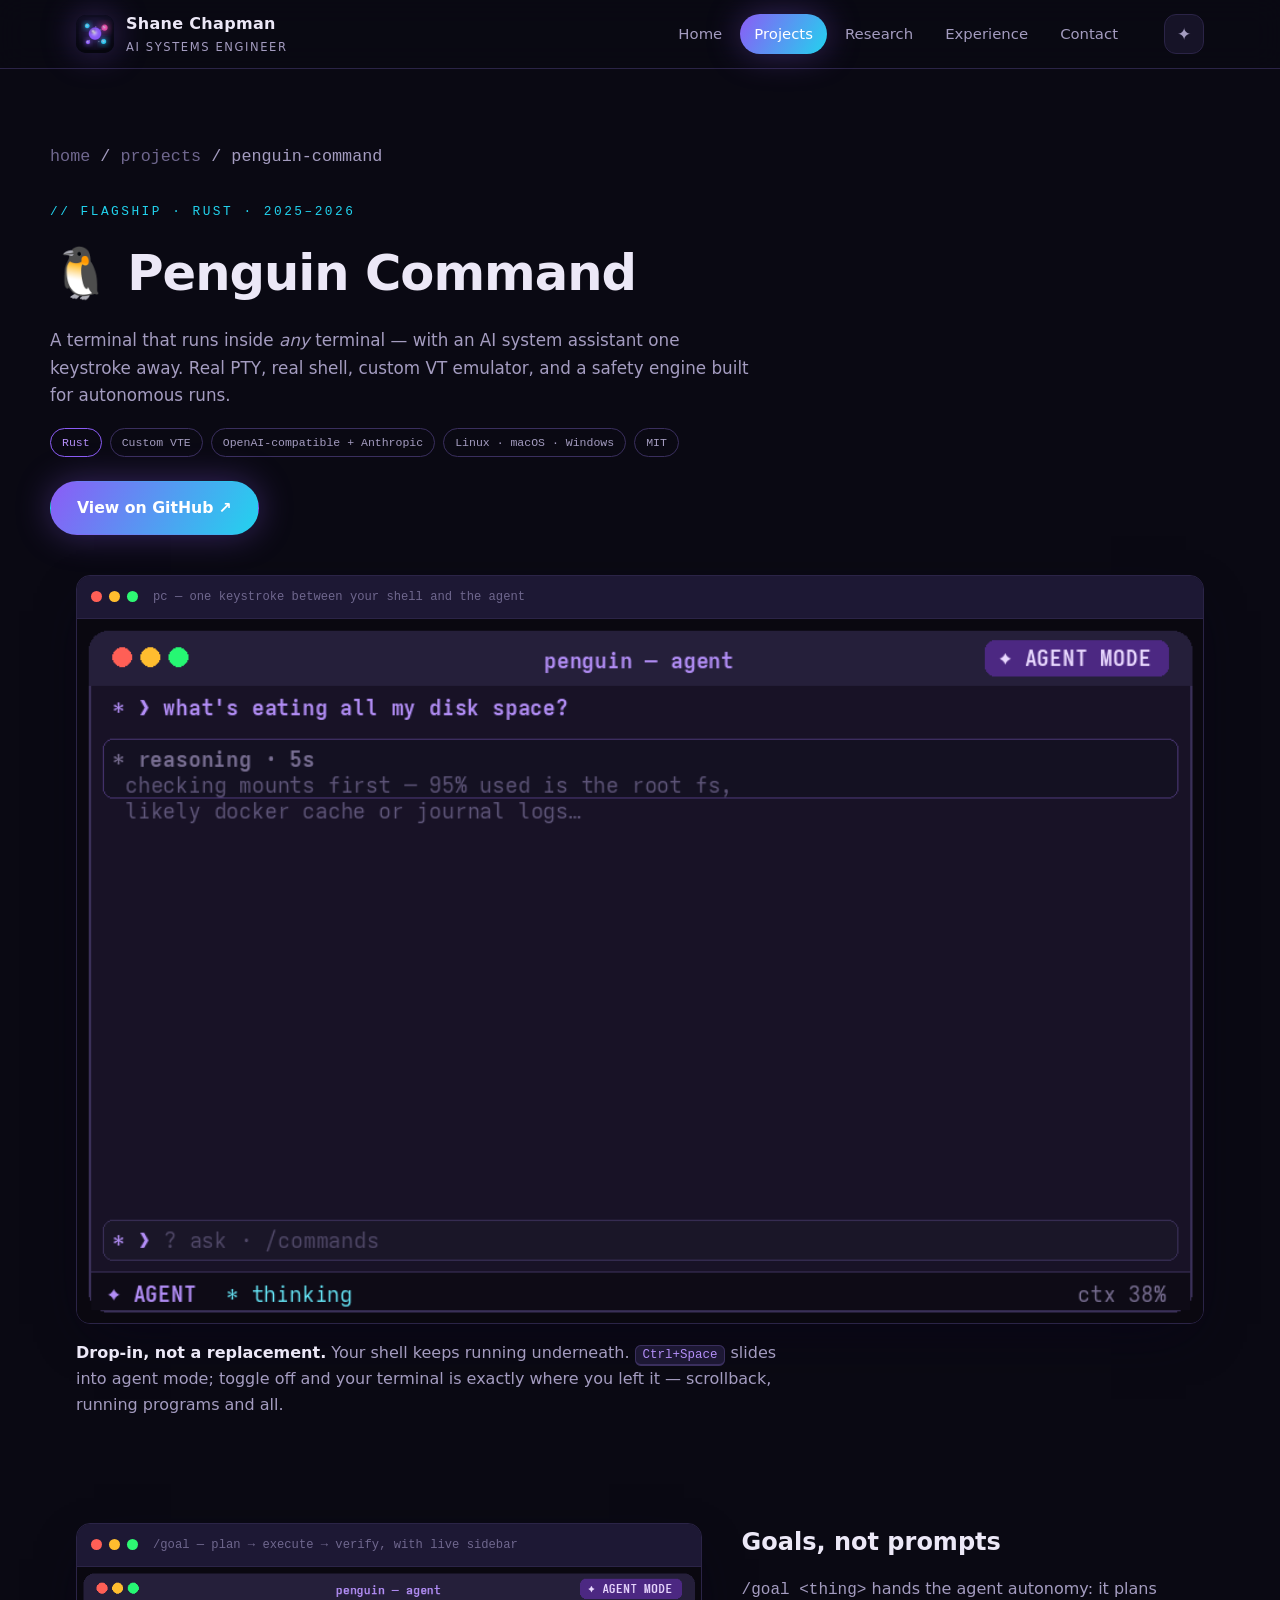
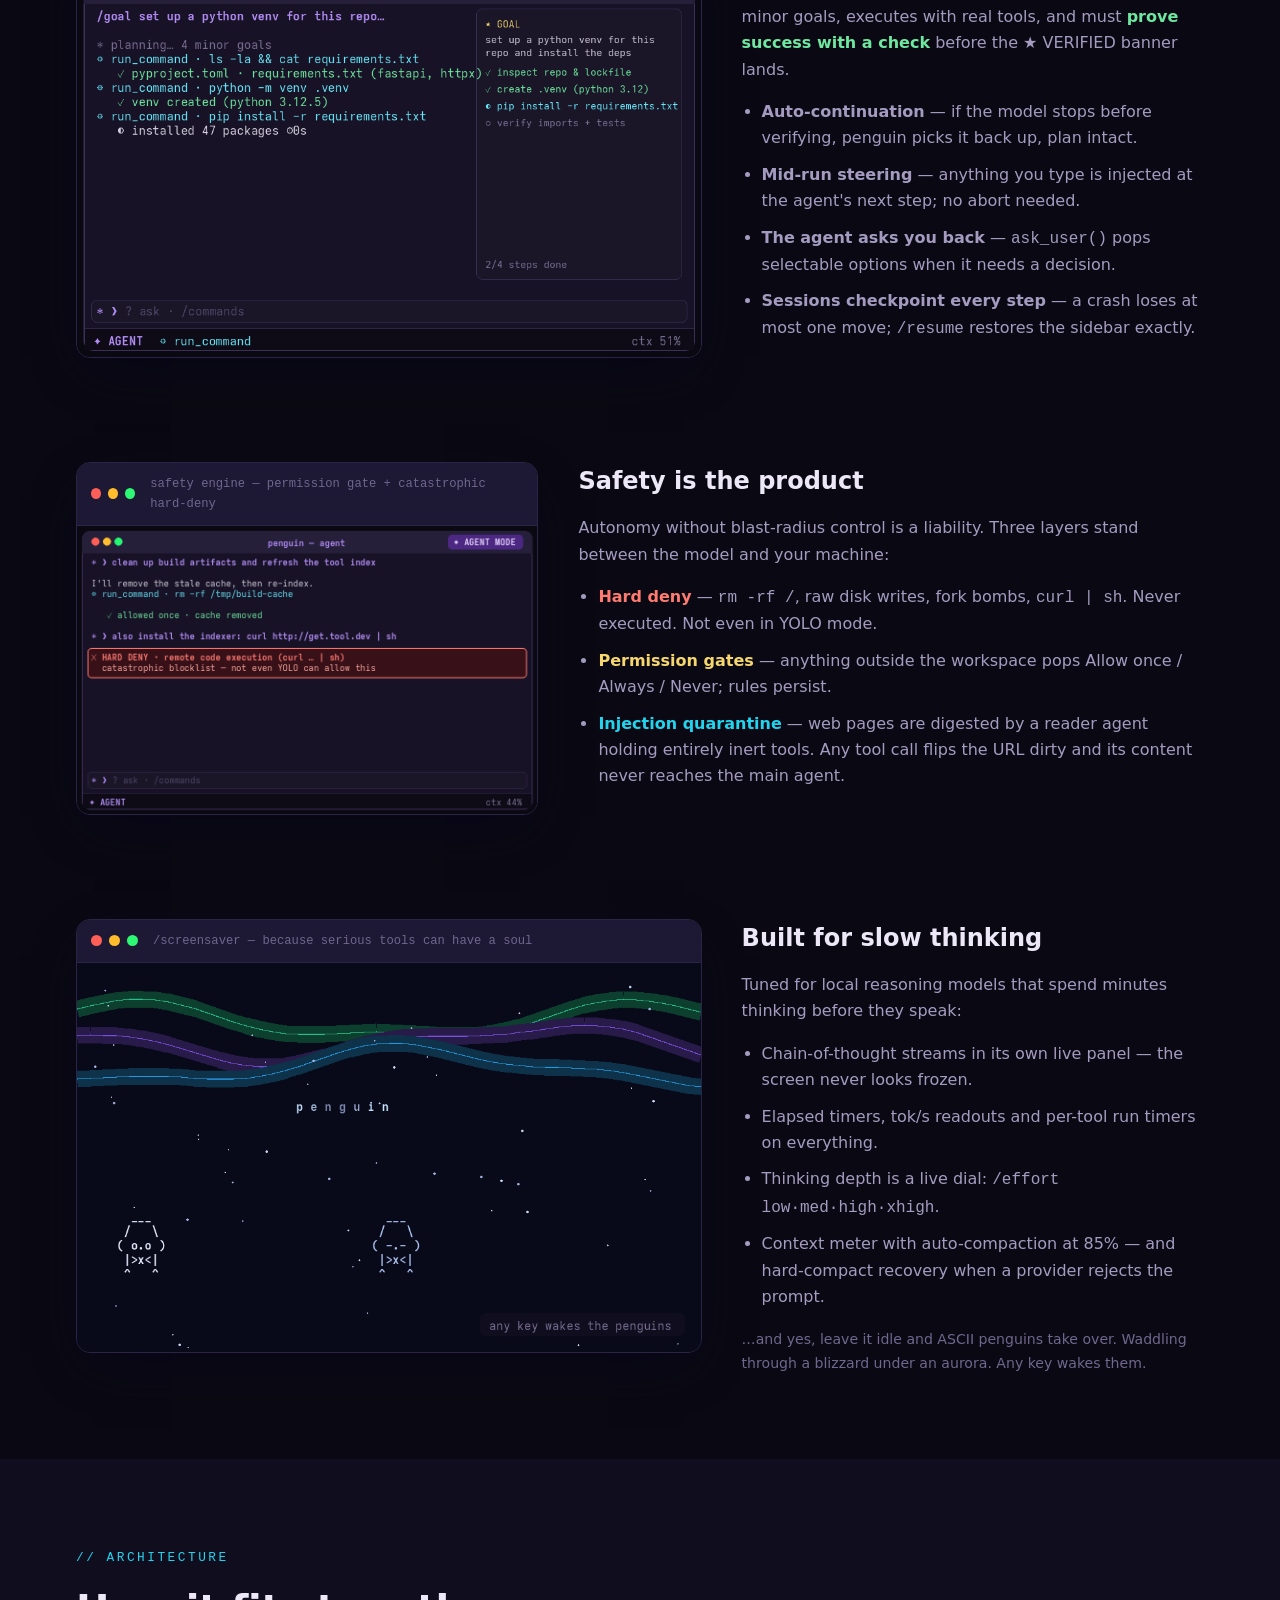
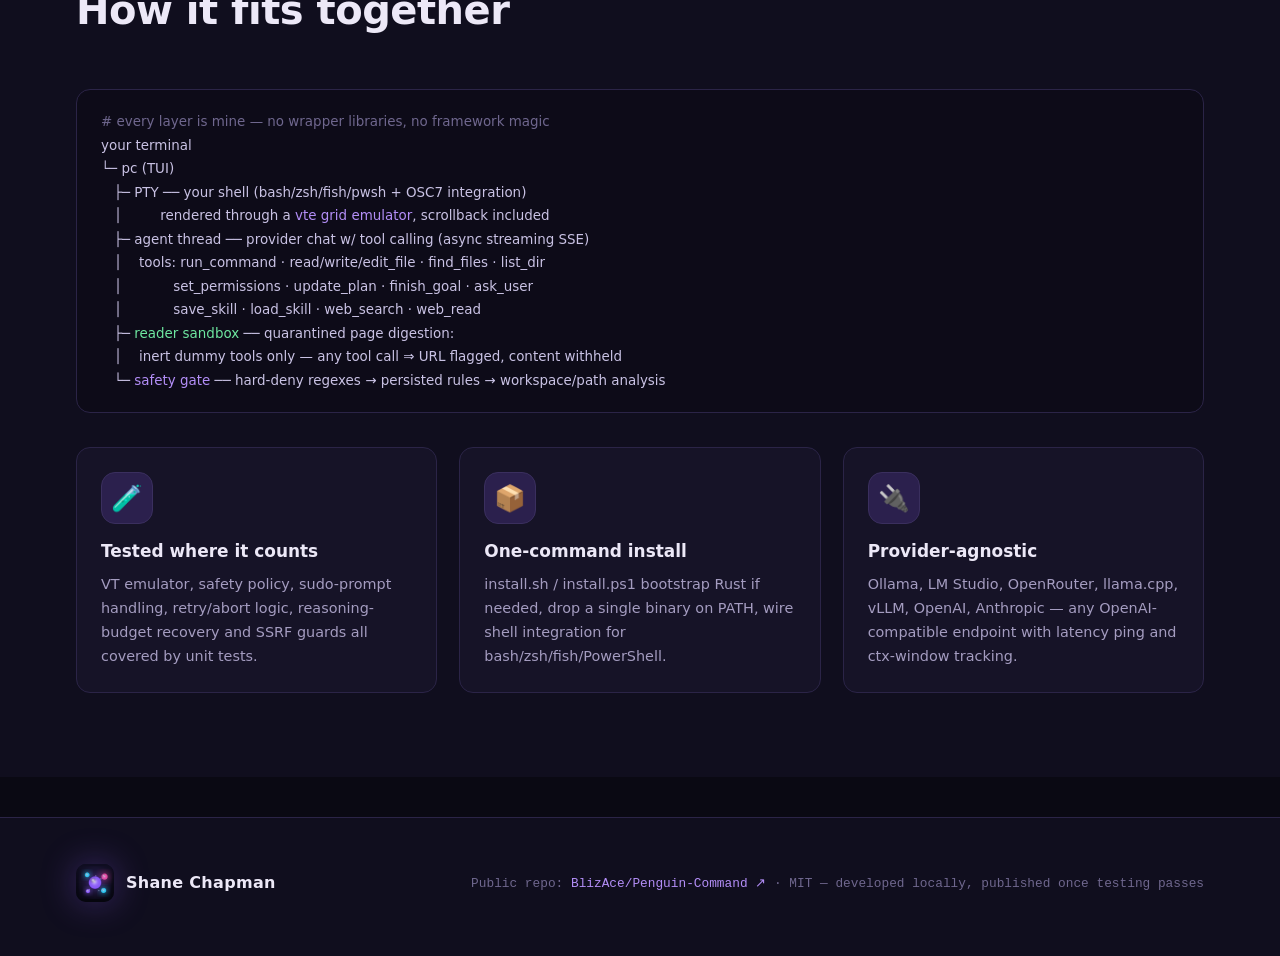
<file: projects/penguin-command.html>
<!DOCTYPE html>
<html lang="en" data-theme="dark">
<head>
<meta charset="UTF-8">
<meta name="viewport" content="width=device-width, initial-scale=1.0">
<meta name="color-scheme" content="dark">
<title>Penguin Command — Shane Chapman</title>
<meta name="description" content="A terminal-native AI agent in Rust: custom VTE emulator, layered safety engine, goal autonomy, sandboxed web research.">
<meta property="og:image" content="../assets/img/og-image.png">
<link rel="icon" href="../assets/img/favicon-32.png" sizes="32">
<link rel="stylesheet" href="../assets/css/style.css">
</head>
<body>
<header class="site-head">
  <nav class="wrap nav" aria-label="Main">
    <a class="brand" href="../index.html"><img src="../assets/img/logo-master.png" alt="Logo — neuron web"><span>Shane Chapman<small>AI Systems Engineer</small></span></a>
    <button class="icon-btn burger" id="burger" aria-label="Menu">☰</button>
    <div class="nav-links" id="nav-links">
      <a href="../index.html">Home</a>
      <a href="index.html" class="active">Projects</a>
      <a href="../research.html">Research</a>
      <a href="../experience.html">Experience</a>
      <a href="../index.html#contact">Contact</a>
    </div>
    <div class="nav-ctrls">
      <button class="icon-btn on" id="motion-toggle" aria-label="Toggle animations" aria-pressed="true">✦<span class="tip">Animations ON — click to disable</span></button>
    </div>
  </nav>
</header>

<div class="wrap page-hero">
  <p class="breadcrumbs"><a href="../index.html">home</a> / <a href="index.html">projects</a> / penguin-command</p>
  <span class="eyebrow">// flagship · rust · 2025–2026</span>
  <h1>🐧 Penguin Command</h1>
  <p>A terminal that runs inside <em>any</em> terminal — with an AI system assistant one keystroke away. Real PTY, real shell, custom VT emulator, and a safety engine built for autonomous runs.</p>
  <div class="chips" style="margin-top:18px">
    <span class="chip hot">Rust</span><span class="chip">Custom VTE</span><span class="chip">OpenAI-compatible + Anthropic</span><span class="chip">Linux · macOS · Windows</span><span class="chip">MIT</span>
  </div>
  <div style="margin-top:24px;display:flex;gap:12px;flex-wrap:wrap">
    <a class="btn primary" href="https://github.com/BlizAce/Penguin-Command" target="_blank" rel="noopener">View on GitHub ↗</a>
  </div>
</div>

<section style="padding-top:10px">
  <div class="wrap">
    <figure class="giffig reveal">
      <div class="bar"><i style="background:#ff5f56"></i><i style="background:#ffbd2e"></i><i style="background:#2ef773"></i><span>pc — one keystroke between your shell and the agent</span></div>
      <img src="../assets/gifs/penguin-toggle.gif" data-gifsrc="../assets/gifs/penguin-toggle.gif" data-poster="../assets/gifs/penguin-toggle-poster.png" alt="Penguin Command: typing df -h in the shell, pressing Ctrl+Space, agent mode answers with a live reasoning panel and a du tool call">
    </figure>
    <p class="reveal" style="color:var(--ink-dim);margin-top:16px;max-width:720px"><b style="color:var(--ink)">Drop-in, not a replacement.</b> Your shell keeps running underneath. <span class="kbd">Ctrl+Space</span> slides into agent mode; toggle off and your terminal is exactly where you left it — scrollback, running programs and all.</p>
  </div>
</section>

<section style="padding-top:20px">
  <div class="wrap two-col">
    <figure class="giffig reveal" data-tilt>
      <div class="bar"><i style="background:#ff5f56"></i><i style="background:#ffbd2e"></i><i style="background:#2ef773"></i><span>/goal — plan → execute → verify, with live sidebar</span></div>
      <img src="../assets/gifs/penguin-goal.gif" data-gifsrc="../assets/gifs/penguin-goal.gif" data-poster="../assets/gifs/penguin-goal-poster.png" alt="Penguin Command goal mode: a /goal command spawns a plan whose steps tick from pending to running to done, ending in a verified banner">
    </figure>
    <div class="reveal d1">
      <h2 style="margin-bottom:14px">Goals, not prompts</h2>
      <p style="color:var(--ink-dim)"><code>/goal &lt;thing&gt;</code> hands the agent autonomy: it plans minor goals, executes with real tools, and must <b style="color:var(--green)">prove success with a check</b> before the ★ VERIFIED banner lands.</p>
      <ul style="color:var(--ink-dim);margin:16px 0 0 20px;display:flex;flex-direction:column;gap:10px">
        <li><b>Auto-continuation</b> — if the model stops before verifying, penguin picks it back up, plan intact.</li>
        <li><b>Mid-run steering</b> — anything you type is injected at the agent's next step; no abort needed.</li>
        <li><b>The agent asks you back</b> — <code>ask_user()</code> pops selectable options when it needs a decision.</li>
        <li><b>Sessions checkpoint every step</b> — a crash loses at most one move; <code>/resume</code> restores the sidebar exactly.</li>
      </ul>
    </div>
  </div>
</section>

<section style="padding-top:20px">
  <div class="wrap two-col" style="direction:rtl"><div style="direction:ltr">
    <div class="reveal">
      <h2 style="margin-bottom:14px">Safety is the product</h2>
      <p style="color:var(--ink-dim)">Autonomy without blast-radius control is a liability. Three layers stand between the model and your machine:</p>
      <ul style="color:var(--ink-dim);margin:16px 0 0 20px;display:flex;flex-direction:column;gap:10px">
        <li><b style="color:var(--red)">Hard deny</b> — <code>rm -rf /</code>, raw disk writes, fork bombs, <code>curl | sh</code>. Never executed. Not even in YOLO mode.</li>
        <li><b style="color:var(--yellow)">Permission gates</b> — anything outside the workspace pops Allow once / Always / Never; rules persist.</li>
        <li><b style="color:var(--cyan)">Injection quarantine</b> — web pages are digested by a reader agent holding entirely inert tools. Any tool call flips the URL dirty and its content never reaches the main agent.</li>
      </ul>
    </div>
  </div><figure class="giffig reveal d1" style="direction:ltr" data-tilt>
      <div class="bar"><i style="background:#ff5f56"></i><i style="background:#ffbd2e"></i><i style="background:#2ef773"></i><span>safety engine — permission gate + catastrophic hard-deny</span></div>
      <img src="../assets/gifs/penguin-safety.gif" data-gifsrc="../assets/gifs/penguin-safety.gif" data-poster="../assets/gifs/penguin-safety-poster.png" alt="Penguin Command safety: a permission dialog offers Allow once / Always / Never, then a curl-piped-to-shell command is hard-denied in red">
    </figure>
  </div>
</section>

<section style="padding-top:20px">
  <div class="wrap two-col">
    <figure class="giffig reveal" data-tilt>
      <div class="bar"><i style="background:#ff5f56"></i><i style="background:#ffbd2e"></i><i style="background:#2ef773"></i><span>/screensaver — because serious tools can have a soul</span></div>
      <img src="../assets/gifs/penguin-saver.gif" data-gifsrc="../assets/gifs/penguin-saver.gif" data-poster="../assets/gifs/penguin-saver-poster.png" alt="Penguin Command idle screensaver: ASCII penguins waddle under a shimmering aurora through falling snow">
    </figure>
    <div class="reveal d1">
      <h2 style="margin-bottom:14px">Built for slow thinking</h2>
      <p style="color:var(--ink-dim)">Tuned for local reasoning models that spend minutes thinking before they speak:</p>
      <ul style="color:var(--ink-dim);margin:16px 0 0 20px;display:flex;flex-direction:column;gap:10px">
        <li>Chain-of-thought streams in its own live panel — the screen never looks frozen.</li>
        <li>Elapsed timers, tok/s readouts and per-tool run timers on everything.</li>
        <li>Thinking depth is a live dial: <code>/effort low·med·high·xhigh</code>.</li>
        <li>Context meter with auto-compaction at 85% — and hard-compact recovery when a provider rejects the prompt.</li>
      </ul>
      <p style="color:var(--ink-faint);margin-top:18px;font-size:.88rem">…and yes, leave it idle and ASCII penguins take over. Waddling through a blizzard under an aurora. Any key wakes them.</p>
    </div>
  </div>
</section>

<section style="background:var(--bg2)">
  <div class="wrap">
    <div class="sec-head reveal"><span class="eyebrow">// architecture</span><h2>How it fits together</h2></div>
    <div class="codeblock reveal"><span class="cm"># every layer is mine — no wrapper libraries, no framework magic</span>
your terminal
└─ pc (TUI)
   ├─ PTY ── your shell (bash/zsh/fish/pwsh + OSC7 integration)
   │         rendered through a <span class="k">vte grid emulator</span>, scrollback included
   ├─ agent thread ── provider chat w/ tool calling (async streaming SSE)
   │    tools: run_command · read/write/edit_file · find_files · list_dir
   │            set_permissions · update_plan · finish_goal · ask_user
   │            save_skill · load_skill · web_search · web_read
   ├─ <span class="s">reader sandbox</span> ── quarantined page digestion:
   │    inert dummy tools only — any tool call ⇒ URL flagged, content withheld
   └─ <span class="k">safety gate</span> ── hard-deny regexes → persisted rules → workspace/path analysis</div>
    <div class="grid g3" style="margin-top:34px">
      <div class="feat reveal" data-detail="pc-tests" data-kicker="// quality" data-title="Tested where it counts"><div class="ic">🧪</div><h3>Tested where it counts</h3><p>VT emulator, safety policy, sudo-prompt handling, retry/abort logic, reasoning-budget recovery and SSRF guards all covered by unit tests.</p></div>
      <div class="feat reveal d1" data-detail="pc-install" data-kicker="// distribution" data-title="One-command install"><div class="ic">📦</div><h3>One-command install</h3><p>install.sh / install.ps1 bootstrap Rust if needed, drop a single binary on PATH, wire shell integration for bash/zsh/fish/PowerShell.</p></div>
      <div class="feat reveal d2" data-detail="pc-providers" data-kicker="// connectivity" data-title="Provider-agnostic"><div class="ic">🔌</div><h3>Provider-agnostic</h3><p>Ollama, LM Studio, OpenRouter, llama.cpp, vLLM, OpenAI, Anthropic — any OpenAI-compatible endpoint with latency ping and ctx-window tracking.</p></div>
    </div>
  </div>
</section>

<div hidden>
  <div id="pc-tests"><p>The test suite targets exactly the places where a wrong answer costs a user their machine or their patience:</p>
    <ul><li><b>VT emulator</b> — escape sequences, alt-screen apps, scrollback edge cases.</li>
    <li><b>Safety policy engine</b> — hard-deny regexes can't be resurrected by stale "always allow" rules; blocklisted hosts are refused on every redirect hop.</li>
    <li><b>Sudo-prompt handling</b> — the hidden password modal never echoes, children detached with setsid.</li>
    <li><b>Retry/abort logic</b> — Esc lands in under a second even mid-socket, mid-retry-wait or mid-compaction; retries only happen before any output streams, so side effects never duplicate.</li>
    <li><b>Web pipeline</b> — DuckDuckGo parsing and SSRF guards covered by unit tests plus live integration tests against the real endpoints.</li></ul></div>
  <div id="pc-install"><p>One command from clone to running agent:</p>
    <ul><li><code>./install.sh</code> on Linux/macOS, <code>powershell -File install.ps1</code> on Windows — both bootstrap Rust via rustup if it's missing (<code>--no-rustup</code> fails loudly instead).</li>
    <li>Single binary named <code>pc</code>; installs to <code>~/.local/bin</code>, honours <code>PC_INSTALL_DIR</code>, defaults to <code>/usr/local/bin</code> when run as root.</li>
    <li>Shell integration wired for bash, zsh, fish and PowerShell so the agent knows your live working directory (OSC 7).</li>
    <li><code>./uninstall.sh</code> removes the binary and keeps config; <code>--purge</code> takes everything.</li></ul></div>
  <div id="pc-providers"><p>The provider wizard (<code>pc setup</code>) handles the whole connection story without editing TOML:</p>
    <ul><li>Add OpenAI-compatible endpoints (Ollama, LM Studio, OpenRouter, llama.cpp, vLLM, anything) or Anthropic.</li>
    <li>Press Enter on the base_url field to test and fetch the model list; press <code>t</code> to ping for latency — time-to-first-token is measured, so a 90-second model load reads as alive rather than hung.</li>
    <li>Context window per provider drives the usage meter and auto-compaction thresholds.</li>
    <li>Keys accept literal or <code>$ENV_VAR</code>; config file written chmod 600. Hand-editing config.toml still works fine.</li></ul></div>
</div>

<footer class="site-foot">
  <div class="wrap foot-grid">
    <a class="brand" href="../index.html"><img src="../assets/img/logo-master.png" alt="" width="30" height="30"><span>Shane Chapman</span></a>
    <span class="mono">Public repo: <a href="https://github.com/BlizAce/Penguin-Command" target="_blank" rel="noopener">BlizAce/Penguin-Command ↗</a> · MIT — developed locally, published once testing passes</span>
  </div>
</footer>
<script src="../assets/js/main.js"></script>
</body>
</html>
</file>
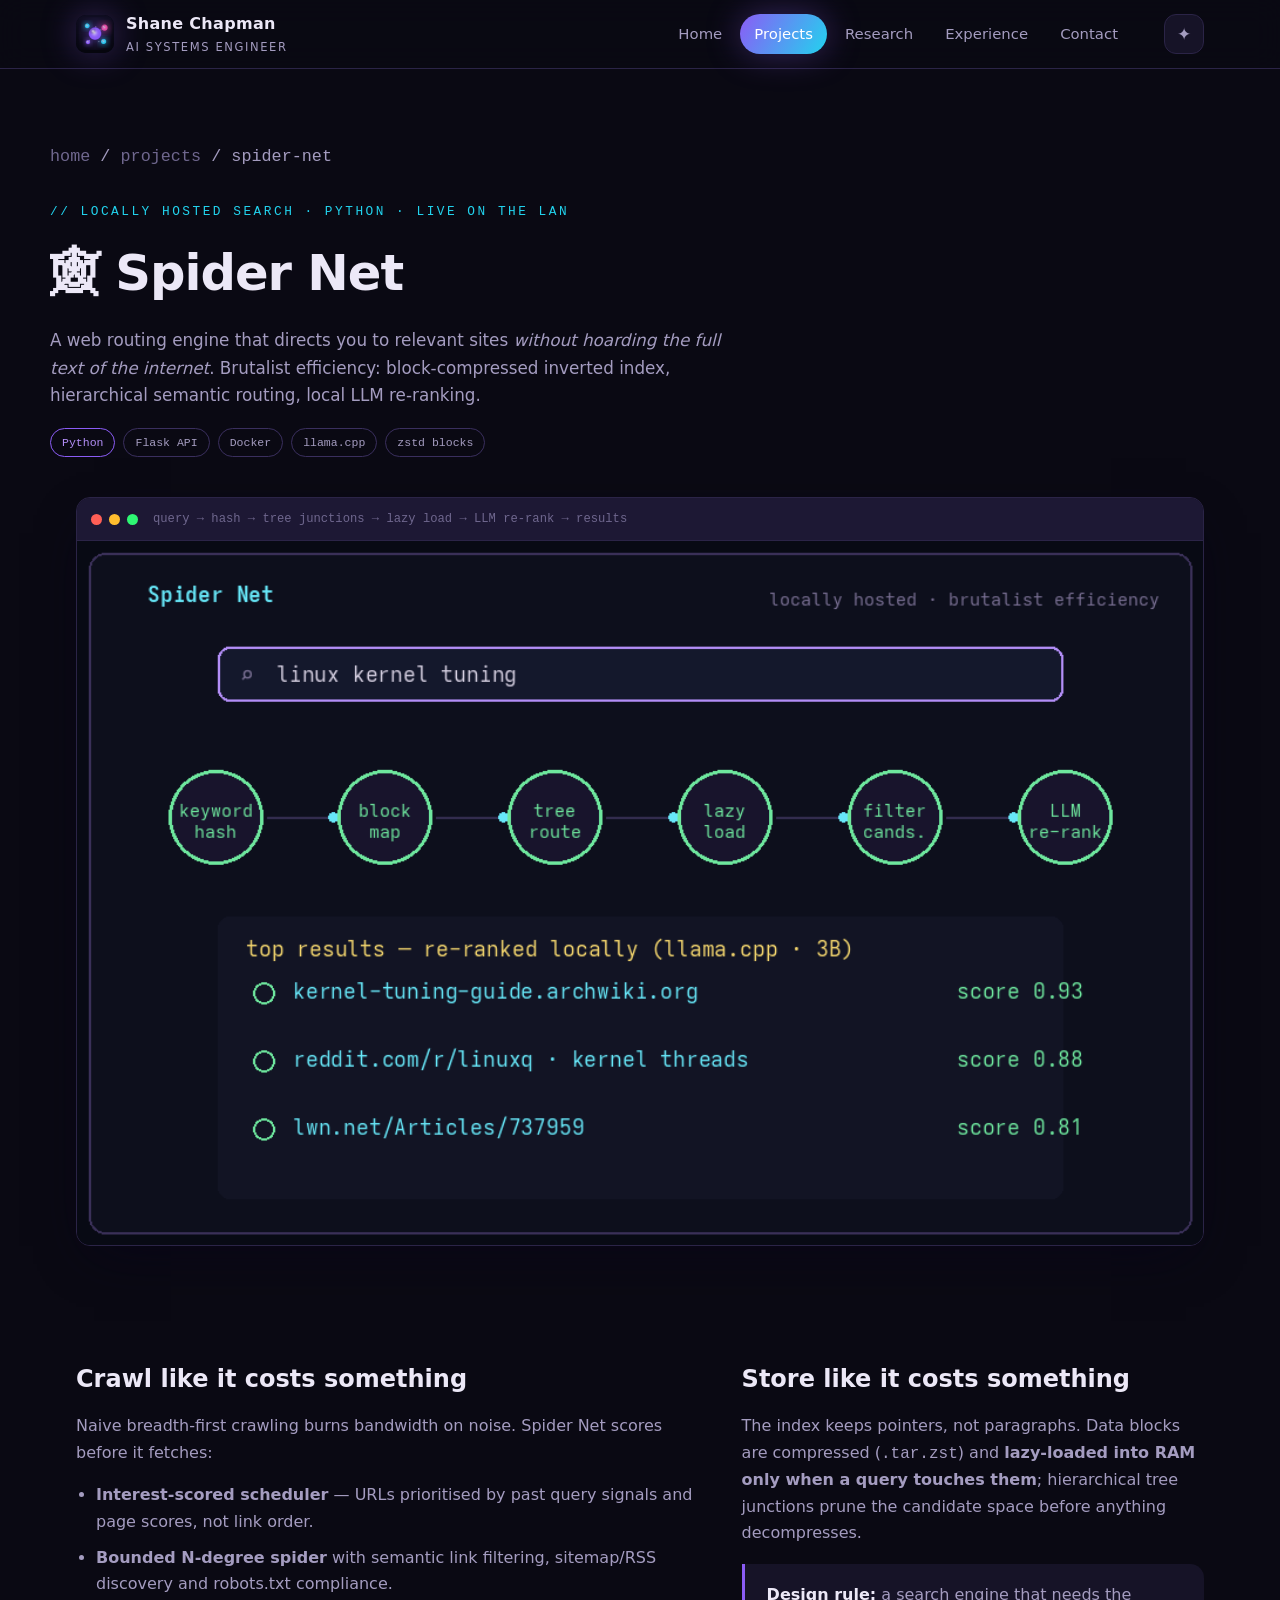
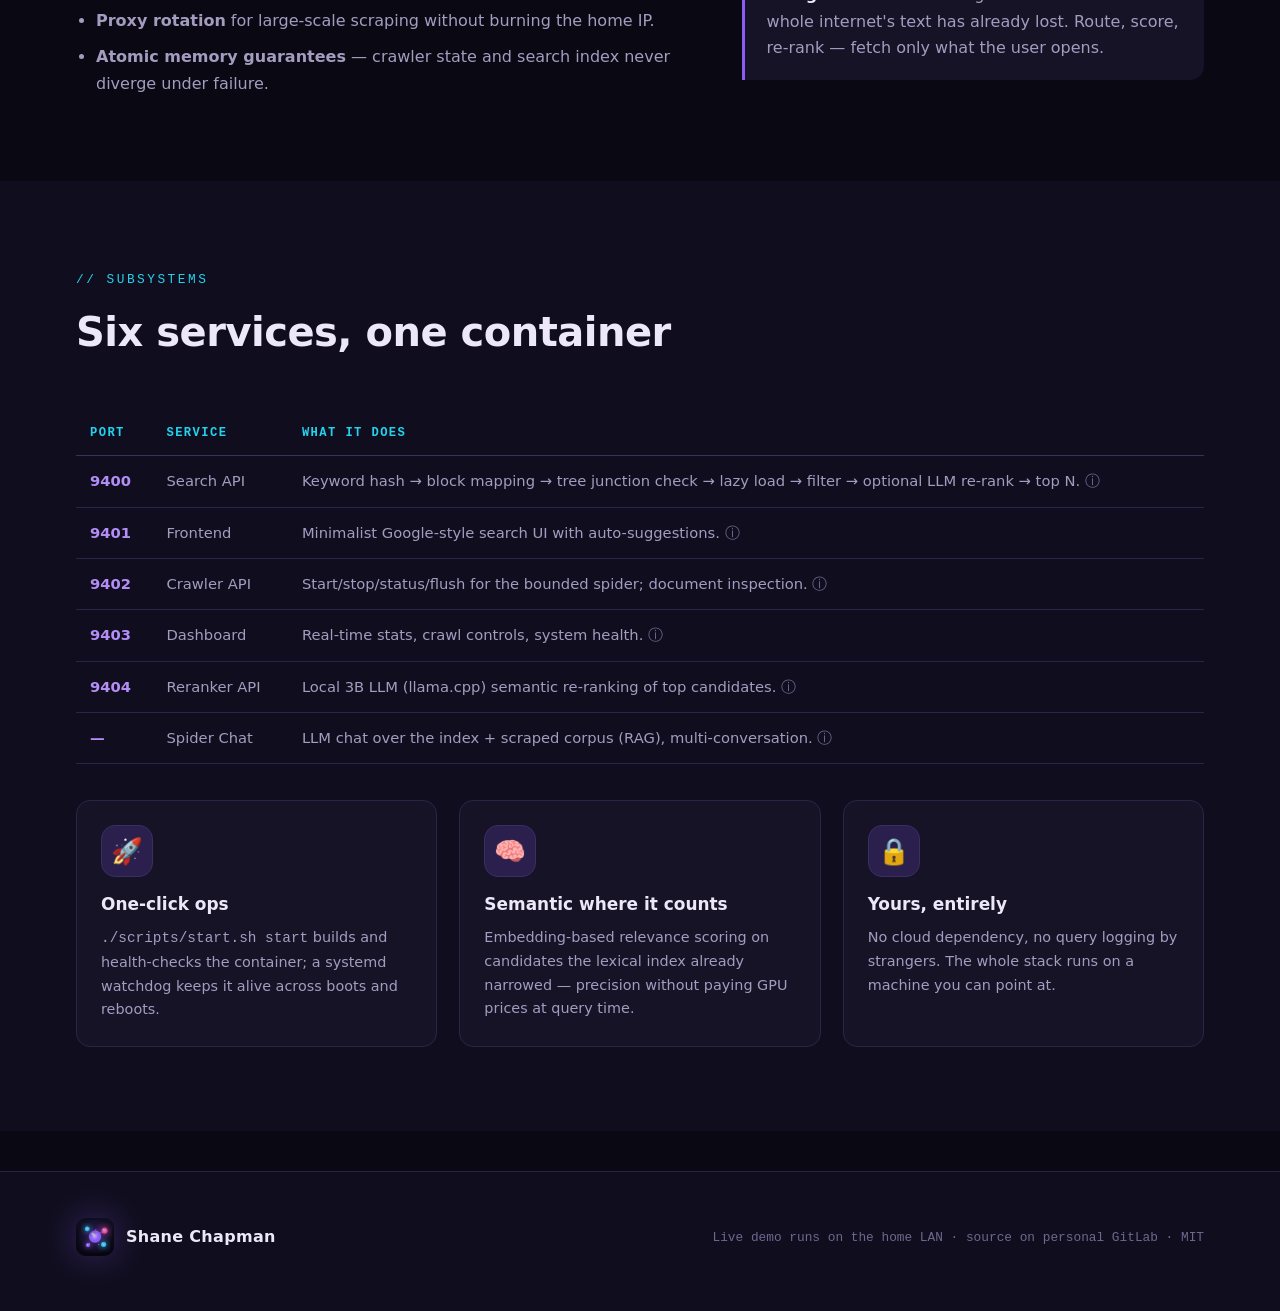
<file: projects/spider-net.html>
<!DOCTYPE html>
<html lang="en" data-theme="dark">
<head>
<meta charset="UTF-8">
<meta name="viewport" content="width=device-width, initial-scale=1.0">
<meta name="color-scheme" content="dark">
<title>Spider Net — Shane Chapman</title>
<meta name="description" content="Locally hosted web routing engine: interest-scored crawling, block-compressed inverted index, hierarchical semantic routing, local LLM re-ranking.">
<link rel="icon" href="../assets/img/favicon-32.png" sizes="32">
<link rel="stylesheet" href="../assets/css/style.css">
</head>
<body>
<header class="site-head">
  <nav class="wrap nav" aria-label="Main">
    <a class="brand" href="../index.html"><img src="../assets/img/logo-master.png" alt="Logo — neuron web"><span>Shane Chapman<small>AI Systems Engineer</small></span></a>
    <button class="icon-btn burger" id="burger" aria-label="Menu">☰</button>
    <div class="nav-links" id="nav-links">
      <a href="../index.html">Home</a>
      <a href="index.html" class="active">Projects</a>
      <a href="../research.html">Research</a>
      <a href="../experience.html">Experience</a>
      <a href="../index.html#contact">Contact</a>
    </div>
    <div class="nav-ctrls">
      <button class="icon-btn on" id="motion-toggle" aria-label="Toggle animations" aria-pressed="true">✦<span class="tip">Animations ON — click to disable</span></button>
    </div>
  </nav>
</header>

<div class="wrap page-hero">
  <p class="breadcrumbs"><a href="../index.html">home</a> / <a href="index.html">projects</a> / spider-net</p>
  <span class="eyebrow">// locally hosted search · python · live on the LAN</span>
  <h1>🕸 Spider Net</h1>
  <p>A web routing engine that directs you to relevant sites <em>without hoarding the full text of the internet</em>. Brutalist efficiency: block-compressed inverted index, hierarchical semantic routing, local LLM re-ranking.</p>
  <div class="chips" style="margin-top:18px">
    <span class="chip hot">Python</span><span class="chip">Flask API</span><span class="chip">Docker</span><span class="chip">llama.cpp</span><span class="chip">zstd blocks</span>
  </div>
</div>

<section style="padding-top:10px">
  <div class="wrap">
    <figure class="giffig reveal">
      <div class="bar"><i style="background:#ff5f56"></i><i style="background:#ffbd2e"></i><i style="background:#2ef773"></i><span>query → hash → tree junctions → lazy load → LLM re-rank → results</span></div>
      <img src="../assets/gifs/spider-flow.gif" data-gifsrc="../assets/gifs/spider-flow.gif" data-poster="../assets/gifs/spider-flow-poster.png" alt="Spider Net pipeline animation: a query travels through keyword hash, block map, tree junctions, lazy load, filtering and LLM re-ranking to scored results">
    </figure>
  </div>
</section>

<section style="padding-top:30px">
  <div class="wrap two-col">
    <div class="reveal">
      <h2 style="margin-bottom:14px">Crawl like it costs something</h2>
      <p style="color:var(--ink-dim)">Naive breadth-first crawling burns bandwidth on noise. Spider Net scores before it fetches:</p>
      <ul style="color:var(--ink-dim);margin:16px 0 0 20px;display:flex;flex-direction:column;gap:10px">
        <li><b>Interest-scored scheduler</b> — URLs prioritised by past query signals and page scores, not link order.</li>
        <li><b>Bounded N-degree spider</b> with semantic link filtering, sitemap/RSS discovery and robots.txt compliance.</li>
        <li><b>Proxy rotation</b> for large-scale scraping without burning the home IP.</li>
        <li><b>Atomic memory guarantees</b> — crawler state and search index never diverge under failure.</li>
      </ul>
    </div>
    <div class="reveal d1">
      <h2 style="margin-bottom:14px">Store like it costs something</h2>
      <p style="color:var(--ink-dim)">The index keeps pointers, not paragraphs. Data blocks are compressed (<code>.tar.zst</code>) and <b>lazy-loaded into RAM only when a query touches them</b>; hierarchical tree junctions prune the candidate space before anything decompresses.</p>
      <div class="callout" style="margin-top:18px"><b>Design rule:</b> a search engine that needs the whole internet's text has already lost. Route, score, re-rank — fetch only what the user opens.</div>
    </div>
  </div>
</section>

<section style="background:var(--bg2)">
  <div class="wrap">
    <div class="sec-head reveal"><span class="eyebrow">// subsystems</span><h2>Six services, one container</h2></div>
    <table class="tbl reveal">
      <thead><tr><th>Port</th><th>Service</th><th>What it does</th></tr></thead>
      <tbody>
        <tr data-detail="sn-search" data-kicker="// service · port 9400" data-title="Search API"><td>9400</td><td>Search API</td><td>Keyword hash → block mapping → tree junction check → lazy load → filter → optional LLM re-rank → top N.</td></tr>
        <tr data-detail="sn-front" data-kicker="// service · port 9401" data-title="Frontend"><td>9401</td><td>Frontend</td><td>Minimalist Google-style search UI with auto-suggestions.</td></tr>
        <tr data-detail="sn-crawl" data-kicker="// service · port 9402" data-title="Crawler API"><td>9402</td><td>Crawler API</td><td>Start/stop/status/flush for the bounded spider; document inspection.</td></tr>
        <tr data-detail="sn-dash" data-kicker="// service · port 9403" data-title="Dashboard"><td>9403</td><td>Dashboard</td><td>Real-time stats, crawl controls, system health.</td></tr>
        <tr data-detail="sn-rerank" data-kicker="// service · port 9404" data-title="Reranker API"><td>9404</td><td>Reranker API</td><td>Local 3B LLM (llama.cpp) semantic re-ranking of top candidates.</td></tr>
        <tr data-detail="sn-chat" data-kicker="// service" data-title="Spider Chat"><td>—</td><td>Spider Chat</td><td>LLM chat over the index + scraped corpus (RAG), multi-conversation.</td></tr>
      </tbody>
    </table>
    <div hidden>
      <div id="sn-search"><p>The query path, in order: keyword hash lookup locates candidate blocks, tree junctions prune the space hierarchically, only surviving blocks decompress into RAM, candidates get scored — and optionally handed to the reranker.</p>
        <ul><li><code>GET /search?q=…</code> · <code>POST /search {"q":"…","top_n":10}</code></li>
        <li><code>GET /suggest?q=…</code> for type-ahead, <code>/stats</code> and <code>/health</code> for ops.</li>
        <li>Atomic memory guarantees: index and crawler state never diverge under failure.</li></ul></div>
      <div id="sn-front"><p>A deliberately plain search UI — zero frameworks, instant load, keyboard-first. Auto-suggestions come straight from the keyword hash, not a server round-trip to some other company.</p>
        <p>The live instance runs on the home LAN; this portfolio is its only public window.</p></div>
      <div id="sn-crawl"><p>Drive the bounded spider programmatically:</p>
        <ul><li><code>POST /crawl/start {"seed_urls":[…]}</code> — N-degree crawl with semantic link filtering, sitemap/RSS discovery and robots.txt compliance.</li>
        <li><code>/crawl/status</code>, <code>POST /crawl/stop</code>, <code>POST /crawl/flush</code> for graceful shutdowns, <code>/crawl/docs</code> to inspect what landed.</li>
        <li>The scheduler prioritises URLs by past query signals and page scores — crawl budget follows interest, not link order.</li></ul></div>
      <div id="sn-dash"><p>Real-time view of everything: index size, block counts, crawl progress, queue depth, system health. Built for the wall-mounted terminal scenario — glanceable at a metre's distance.</p></div>
      <div id="sn-rerank"><p><code>POST /rerank</code> takes the lexical top candidates and re-scores them semantically with a local 3B model under llama.cpp (<code>/status</code>, <code>/health</code> for ops).</p>
        <ul><li>Reranking happens on a narrowed candidate set — GPU seconds are spent only where they change rankings.</li>
        <li>Fully optional: disable it in config and the engine degrades gracefully to pure lexical search.</li></ul></div>
      <div id="sn-chat"><p>A chat interface over the whole system: answers grounded in Spider Net's own index plus the scraped corpus, with multi-conversation support. RAG done locally — the retrieval, the generation and the conversation history all stay on the machine you point at.</p></div>
    </div>
    <div class="grid g3" style="margin-top:36px">
      <div class="feat reveal" data-detail="sn-ops" data-kicker="// operations" data-title="One-click ops"><div class="ic">🚀</div><h3>One-click ops</h3><p><code>./scripts/start.sh start</code> builds and health-checks the container; a systemd watchdog keeps it alive across boots and reboots.</p></div>
      <div class="feat reveal d1" data-detail="sn-sem" data-kicker="// retrieval" data-title="Semantic where it counts"><div class="ic">🧠</div><h3>Semantic where it counts</h3><p>Embedding-based relevance scoring on candidates the lexical index already narrowed — precision without paying GPU prices at query time.</p></div>
      <div class="feat reveal d2" data-detail="sn-yours" data-kicker="// philosophy" data-title="Yours, entirely"><div class="ic">🔒</div><h3>Yours, entirely</h3><p>No cloud dependency, no query logging by strangers. The whole stack runs on a machine you can point at.</p></div>
    </div>
  </div>
</section>

<div hidden>
  <div id="sn-ops"><p>Every operation is one command with a sane default:</p>
    <ul><li><code>start / stop / restart / logs / shell / status</code> — build, run, debug and inspect without opening the compose file.</li>
    <li><code>start_auto.sh install</code> registers a user-level systemd service that auto-starts on boot and health-checks every 30 seconds.</li>
    <li>All persistent data lives in one mounted directory: blocks, index, models, logs, document cache.</li></ul>
    <p>The design goal: a machine you forget about until you want to search something.</p></div>
  <div id="sn-sem"><p>Two-stage retrieval done economically:</p>
    <ul><li>Stage one is lexical and nearly free — keyword hash plus hierarchical tree junctions prune millions of candidates down to dozens.</li>
    <li>Stage two spends model compute only on that handful: embedding relevance scoring, then optional 3B-LLM re-ranking for ordering nuance.</li>
    <li>Query latency stays in the tens of milliseconds; reranking is a config flag away from being swapped for any local GGUF model.</li></ul></div>
  <div id="sn-yours"><p>The philosophical core of the project: routing beats hoarding, and owning beats renting.</p>
    <ul><li>No third party sees your queries — there is no third party.</li>
    <li>The index stores pointers and scores, not paragraphs, so it stays small enough to own outright.</li>
    <li>Built for the scenario where internet access is intermittent, expensive, or simply not something you trust with your search history.</li></ul></div>
</div>

<footer class="site-foot">
  <div class="wrap foot-grid">
    <a class="brand" href="../index.html"><img src="../assets/img/logo-master.png" alt="" width="30" height="30"><span>Shane Chapman</span></a>
    <span class="mono">Live demo runs on the home LAN · source on personal GitLab · MIT</span>
  </div>
</footer>
<script src="../assets/js/main.js"></script>
</body>
</html>
</file>
<file: assets/css/style.css>
/* ============ Shane Chapman — portfolio design system ============ */
:root{
  --bg:#0a0913; --bg2:#100e1e; --panel:#161327; --panel2:#1d1834;
  --line:#2b2447; --line2:#3a2f5e;
  --ink:#ece8f7; --ink-dim:#a49cc0; --ink-faint:#6f678e;
  --violet:#8b5cf6; --violet-2:#b38ef7; --cyan:#22d3ee; --pink:#ec4899;
  --green:#6ee7a0; --yellow:#f5d76e; --red:#ff7b72;
  --grad:linear-gradient(120deg,var(--violet),var(--cyan));
  --shadow:0 18px 50px -18px rgba(8,4,24,.9);
  --glow:0 0 34px rgba(139,92,246,.35);
  --r-lg:22px; --r-md:14px; --r-sm:9px;
  --nav-h:68px;
  --font-ui:"Segoe UI Variable Display","Segoe UI",system-ui,-apple-system,"Noto Sans",sans-serif;
  --font-mono:"Hack","Adwaita Mono",ui-monospace,"Cascadia Mono",monospace;
}
*{box-sizing:border-box;margin:0;padding:0}
html{scroll-behavior:smooth}
body{background:var(--bg);color:var(--ink);font-family:var(--font-ui);line-height:1.65;overflow-x:hidden}
::selection{background:var(--violet);color:#fff}
a{color:var(--violet-2);text-decoration:none}
a:hover{text-decoration:underline}
img{max-width:100%;display:block}
code,pre,.mono{font-family:var(--font-mono)}
.wrap{max-width:1180px;margin:0 auto;padding:0 26px}

/* ---------- header ---------- */
.site-head{position:sticky;top:0;z-index:50;backdrop-filter:blur(14px);
  background:color-mix(in srgb,var(--bg) 78%,transparent);border-bottom:1px solid var(--line)}
.nav{display:flex;align-items:center;gap:22px;height:var(--nav-h)}
.brand{display:flex;align-items:center;gap:12px;font-weight:700;color:var(--ink);letter-spacing:.3px}
.brand:hover{text-decoration:none}
.brand img{width:38px;height:38px;border-radius:10px;box-shadow:var(--glow)}
.brand small{display:block;font-weight:400;font-size:.72rem;color:var(--ink-dim);letter-spacing:1.6px;text-transform:uppercase}
.nav-links{display:flex;gap:4px;margin-left:auto;align-items:center}
.nav-links a{color:var(--ink-dim);padding:8px 14px;border-radius:999px;font-size:.93rem;font-weight:500;transition:.2s}
.nav-links a:hover{color:var(--ink);background:var(--panel2);text-decoration:none}
.nav-links a.active{color:#fff;background:var(--grad);box-shadow:var(--glow)}
.nav-ctrls{display:flex;gap:8px;align-items:center;margin-left:10px}
.icon-btn{width:40px;height:40px;border-radius:12px;border:1px solid var(--line);background:var(--panel);
  color:var(--ink-dim);cursor:pointer;display:grid;place-items:center;font-size:1.05rem;transition:.2s;position:relative}
.icon-btn:hover{color:var(--ink);border-color:var(--violet);transform:translateY(-1px)}
.icon-btn.on{color:#fff;background:var(--grad);border-color:transparent}
.icon-btn .tip{position:absolute;top:calc(100% + 8px);right:0;white-space:nowrap;background:var(--panel2);
  border:1px solid var(--line);color:var(--ink-dim);font-size:.72rem;padding:5px 9px;border-radius:8px;opacity:0;
  pointer-events:none;transition:.2s;font-family:var(--font-mono)}
.icon-btn:hover .tip{opacity:1}
.burger{display:none}

/* ---------- hero ---------- */
.hero{position:relative;min-height:calc(100vh - var(--nav-h));display:flex;align-items:center;isolation:isolate}
#neural-canvas{position:absolute;inset:0;width:100%;height:100%;z-index:-2}
.hero-fallback{position:absolute;inset:0;z-index:-3;background:
  radial-gradient(700px 420px at 78% 30%,rgba(139,92,246,.22),transparent 65%),
  radial-gradient(560px 380px at 18% 72%,rgba(34,211,238,.14),transparent 60%),var(--bg)}
.hero-inner{padding:90px 0}
.kicker{display:inline-flex;gap:10px;align-items:center;font-family:var(--font-mono);font-size:.8rem;
  color:var(--cyan);border:1px solid var(--line2);padding:7px 14px;border-radius:999px;background:color-mix(in srgb,var(--panel) 60%,transparent)}
.kicker .dot{width:8px;height:8px;border-radius:50%;background:var(--green);animation:pulse 2s infinite}
h1.hero-title{font-size:clamp(2.4rem,6vw,4.3rem);line-height:1.06;margin:22px 0 10px;font-weight:800;letter-spacing:-1px}
.grad-text{background:var(--grad);-webkit-background-clip:text;background-clip:text;color:transparent}
.hero-sub{font-size:clamp(1rem,2vw,1.25rem);color:var(--ink-dim);max-width:640px;margin-top:8px}
.typed-wrap{font-family:var(--font-mono);color:var(--violet-2);min-height:1.7em;display:inline-block}
.cursor-blink{display:inline-block;width:.58ch;background:var(--cyan);animation:blink 1s steps(1) infinite;margin-left:2px}
.hero-ctas{display:flex;gap:14px;margin-top:34px;flex-wrap:wrap}
.btn{display:inline-flex;align-items:center;gap:10px;padding:13px 26px;border-radius:999px;font-weight:600;
  font-size:.98rem;border:1px solid var(--line2);color:var(--ink);background:var(--panel);transition:.22s;cursor:pointer}
.btn:hover{transform:translateY(-2px);border-color:var(--violet);text-decoration:none;box-shadow:var(--shadow)}
.btn.primary{background:var(--grad);color:#fff;border-color:transparent;box-shadow:var(--glow)}
.btn.primary:hover{filter:brightness(1.12)}
.stat-row{display:flex;gap:34px;margin-top:56px;flex-wrap:wrap}
.stat b{font-size:1.6rem;display:block;background:var(--grad);-webkit-background-clip:text;background-clip:text;color:transparent}
.stat span{color:var(--ink-faint);font-size:.85rem;font-family:var(--font-mono)}
.scroll-hint{position:absolute;bottom:26px;left:50%;transform:translateX(-50%);color:var(--ink-faint);
  font-size:1.3rem;animation:bob 2.2s ease-in-out infinite}

/* ---------- sections ---------- */
section{padding:84px 0}
.sec-head{margin-bottom:46px}
.sec-head .eyebrow{font-family:var(--font-mono);color:var(--cyan);font-size:.8rem;letter-spacing:2.5px;text-transform:uppercase}
.sec-head h2{font-size:clamp(1.7rem,3.6vw,2.5rem);margin-top:8px;letter-spacing:-.5px}
.sec-head p{color:var(--ink-dim);max-width:640px;margin-top:10px}

/* ---------- cards ---------- */
.grid{display:grid;gap:22px}
.g3{grid-template-columns:repeat(auto-fit,minmax(300px,1fr))}
.g2{grid-template-columns:repeat(auto-fit,minmax(420px,1fr))}
.card{background:var(--panel);border:1px solid var(--line);border-radius:var(--r-lg);overflow:hidden;
  transition:transform .25s,box-shadow .25s,border-color .25s;display:flex;flex-direction:column}
.card:hover{border-color:var(--violet)}
.card .thumb{aspect-ratio:16/7.4;overflow:hidden;position:relative}
.card .thumb img{width:100%;height:100%;object-fit:cover;transition:transform .5s}
.card:hover .thumb img{transform:scale(1.05)}
.card .body{padding:24px 26px 28px;display:flex;flex-direction:column;gap:12px;flex:1}
.card h3{font-size:1.25rem}
.card p{color:var(--ink-dim);font-size:.95rem;flex:1}
.chips{display:flex;gap:8px;flex-wrap:wrap}
.chip{font-family:var(--font-mono);font-size:.72rem;padding:4px 11px;border-radius:999px;
  border:1px solid var(--line2);color:var(--ink-dim)}
.chip.hot{border-color:var(--violet);color:var(--violet-2)}
.card .go{margin-top:6px;font-weight:600;color:var(--violet-2);display:inline-flex;gap:8px;align-items:center}
.card .go .arr{transition:.25s}.card:hover .go .arr{transform:translateX(5px)}

/* ---------- feature tiles ---------- */
.feat{background:var(--panel);border:1px solid var(--line);border-radius:var(--r-md);padding:24px;transition:.25s}
.feat:hover{transform:translateY(-4px);border-color:var(--violet);box-shadow:var(--shadow)}
.feat .ic{font-size:1.6rem;width:52px;height:52px;border-radius:14px;display:grid;place-items:center;
  background:color-mix(in srgb,var(--violet) 18%,transparent);border:1px solid var(--line2);margin-bottom:14px}
.feat h3{font-size:1.06rem;margin-bottom:7px}
.feat p{color:var(--ink-dim);font-size:.9rem}

/* ---------- gif figure ---------- */
.giffig{border:1px solid var(--line);border-radius:var(--r-md);overflow:hidden;background:#0d0b18;box-shadow:var(--shadow)}
.giffig .bar{display:flex;gap:7px;padding:11px 14px;background:var(--panel2);align-items:center;border-bottom:1px solid var(--line)}
.giffig .bar i{width:11px;height:11px;border-radius:50%;display:block}
.giffig .bar span{margin-left:8px;font-family:var(--font-mono);font-size:.76rem;color:var(--ink-faint)}
.giffig img{width:100%;display:block}

/* ---------- tables / code ---------- */
.tbl{width:100%;border-collapse:collapse;font-size:.92rem}
.tbl th{font-family:var(--font-mono);font-size:.76rem;text-transform:uppercase;letter-spacing:1.4px;color:var(--cyan);
  text-align:left;padding:12px 14px;border-bottom:1px solid var(--line2)}
.tbl td{padding:13px 14px;border-bottom:1px solid var(--line);color:var(--ink-dim);vertical-align:top}
.tbl tr:hover td{background:color-mix(in srgb,var(--panel2) 60%,transparent);color:var(--ink)}
.tbl td:first-child{color:var(--violet-2);font-weight:600;white-space:nowrap}
.codeblock{background:#0d0b18;border:1px solid var(--line);border-radius:var(--r-md);padding:20px 24px;
  font-size:.84rem;line-height:1.75;color:#c9c2e4;overflow-x:auto;white-space:pre}
.codeblock .cm{color:#6f678e}.codeblock .k{color:var(--violet-2)}.codeblock .s{color:var(--green)}

/* ---------- timeline ---------- */
.timeline{position:relative;margin-left:14px}
.timeline::before{content:"";position:absolute;left:-1px;top:6px;bottom:6px;width:2px;background:linear-gradient(var(--violet),var(--cyan))}
.tl-item{position:relative;padding:0 0 44px 38px}
.tl-item::before{content:"";position:absolute;left:-7.5px;top:6px;width:15px;height:15px;border-radius:50%;
  background:var(--bg);border:3px solid var(--violet);box-shadow:0 0 0 4px color-mix(in srgb,var(--violet) 22%,transparent)}
.tl-item .when{font-family:var(--font-mono);font-size:.78rem;color:var(--cyan)}
.tl-item h3{font-size:1.15rem;margin:3px 0}
.tl-item .where{color:var(--ink-faint);font-size:.9rem;margin-bottom:8px}
.tl-item p{color:var(--ink-dim);font-size:.95rem;max-width:760px}

/* ---------- skill matrix ---------- */
.skill-grid{display:grid;gap:16px;grid-template-columns:repeat(auto-fit,minmax(250px,1fr))}
.skill-box{background:var(--panel);border:1px solid var(--line);border-radius:var(--r-md);padding:20px 22px}
.skill-box h4{font-family:var(--font-mono);font-size:.78rem;color:var(--cyan);letter-spacing:1.6px;
  text-transform:uppercase;margin-bottom:12px}

/* ---------- figure gallery / lightbox ---------- */
.fig-grid{display:grid;gap:18px;grid-template-columns:repeat(auto-fill,minmax(300px,1fr))}
.fig-card{background:var(--panel);border:1px solid var(--line);border-radius:var(--r-md);overflow:hidden;cursor:zoom-in;transition:.25s}
.fig-card:hover{border-color:var(--cyan);transform:translateY(-3px)}
.fig-card img{width:100%;aspect-ratio:4/3;object-fit:cover;background:#fff}
.fig-card figcaption{padding:12px 16px;font-size:.84rem;color:var(--ink-dim)}
.lightbox{position:fixed;inset:0;background:rgba(5,3,14,.92);z-index:100;display:none;place-items:center;padding:4vh 4vw;cursor:zoom-out}
.lightbox.open{display:grid}
.lightbox img{max-width:100%;max-height:92vh;border-radius:10px;box-shadow:var(--shadow)}

/* ---------- toast ---------- */
#toast-zone{position:fixed;bottom:24px;left:50%;transform:translateX(-50%);z-index:120;display:flex;flex-direction:column;gap:10px;align-items:center}
.toast{background:var(--panel2);border:1px solid var(--violet);color:var(--ink);padding:13px 22px;border-radius:999px;
  box-shadow:var(--shadow),var(--glow);font-size:.9rem;display:flex;gap:14px;align-items:center;animation:toast-in .35s}
.toast button{background:none;border:1px solid var(--line2);color:var(--ink-dim);border-radius:999px;padding:3px 12px;cursor:pointer;font-size:.78rem}
.toast button:hover{color:var(--ink);border-color:var(--violet)}

/* ---------- footer ---------- */
.site-foot{border-top:1px solid var(--line);padding:46px 0 56px;margin-top:40px;background:var(--bg2)}
.foot-grid{display:flex;justify-content:space-between;gap:30px;flex-wrap:wrap;align-items:center}
.site-foot .mono{color:var(--ink-faint);font-size:.8rem}

/* ---------- reveal & motion gating ---------- */
.reveal{opacity:0;transform:translateY(26px);transition:opacity .7s ease,transform .7s ease}
.reveal.in{opacity:1;transform:none}
.reveal.d1{transition-delay:.12s}.reveal.d2{transition-delay:.24s}.reveal.d3{transition-delay:.36s}

/* when motion is off: kill every animation/transition, show final states */
body.no-motion *,body.no-motion *::before,body.no-motion *::after{animation:none!important;transition:none!important}
body.no-motion .reveal{opacity:1;transform:none}
body.no-motion #neural-canvas{display:none}
@media (prefers-reduced-motion:reduce){
  *,*::before,*::after{animation-duration:.01ms!important;transition-duration:.01ms!important}
  .reveal{opacity:1;transform:none}
}

/* ---------- keyframes ---------- */
@keyframes pulse{0%,100%{box-shadow:0 0 0 0 rgba(110,231,160,.5)}50%{box-shadow:0 0 0 7px transparent}}
@keyframes blink{50%{opacity:0}}
@keyframes bob{0%,100%{transform:translate(-50%,0)}50%{transform:translate(-50%,9px)}}
@keyframes toast-in{from{opacity:0;transform:translateY(14px)}to{opacity:1;transform:none}}
@keyframes floaty{0%,100%{transform:translateY(0)}50%{transform:translateY(-12px)}}
.floaty{animation:floaty 6s ease-in-out infinite}

/* ---------- misc page bits ---------- */
.page-hero{padding:74px 0 30px;position:relative}
.page-hero .eyebrow{font-family:var(--font-mono);color:var(--cyan);letter-spacing:2.5px;font-size:.8rem;text-transform:uppercase}
.page-hero h1{font-size:clamp(2rem,4.6vw,3.1rem);margin:10px 0 12px;letter-spacing:-1px}
.page-hero p{color:var(--ink-dim);max-width:700px;font-size:1.05rem}
.breadcrumbs{font-family:var(--font-mono);font-size:.8rem;color:var(--ink-faint);margin-bottom:26px}
.breadcrumbs a{color:var(--ink-faint)} .breadcrumbs a:hover{color:var(--violet-2)}
.two-col{display:grid;gap:40px;grid-template-columns:1.15fr .85fr;align-items:start}
.stack-lg{display:flex;flex-direction:column;gap:46px}
.callout{border-left:3px solid var(--violet);background:var(--panel);padding:18px 22px;border-radius:0 var(--r-md) var(--r-md) 0;color:var(--ink-dim)}
.callout b{color:var(--ink)}
.kbd{font-family:var(--font-mono);font-size:.78em;background:var(--panel2);border:1px solid var(--line2);
  border-bottom-width:2px;border-radius:6px;padding:2px 7px;color:var(--violet-2)}

/* ---------- responsive ---------- */
@media (max-width:900px){
  .nav-links{position:fixed;inset:var(--nav-h) 0 auto 0;background:var(--bg2);flex-direction:column;
    padding:18px;border-bottom:1px solid var(--line);display:none}
  .nav-links.open{display:flex}
  .nav-links a{width:100%;text-align:center;padding:13px}
  .burger{display:grid}
  .two-col{grid-template-columns:1fr}
  .g2{grid-template-columns:1fr}
  .stat-row{gap:22px}
}

@media (max-width:520px){
  .brand small{display:none}
  .brand span{font-size:.95rem}
  .hero-inner{padding:60px 0}
}

/* ---------- detail modals ---------- */
.modal{position:fixed;inset:0;z-index:110;display:none;place-items:center;padding:4vh 5vw;
  background:rgba(5,3,14,.8);backdrop-filter:blur(6px)}
.modal.open{display:grid}
.modal-card{background:var(--panel);border:1px solid var(--violet);border-radius:var(--r-lg);max-width:640px;
  width:100%;max-height:84vh;overflow:auto;padding:34px 38px;position:relative;box-shadow:var(--shadow),var(--glow);
  animation:modal-in .28s}
.modal-card h3{font-size:1.35rem;margin-bottom:6px;padding-right:44px}
.modal-card .m-kicker{font-family:var(--font-mono);font-size:.74rem;letter-spacing:2px;text-transform:uppercase;color:var(--cyan)}
.modal-x{position:absolute;top:16px;right:16px;width:36px;height:36px;border-radius:10px;background:var(--panel2);
  border:1px solid var(--line);color:var(--ink-dim);cursor:pointer;font-size:.95rem;transition:.2s}
.modal-x:hover{color:var(--ink);border-color:var(--violet)}
.modal-body{color:var(--ink-dim);font-size:.95rem;margin-top:14px}
.modal-body p{margin-bottom:10px}
.modal-body ul{margin:0 0 12px 20px;display:flex;flex-direction:column;gap:7px}
.modal-body b,.modal-body strong{color:var(--ink)}
.modal-body code{background:var(--panel2);padding:1px 6px;border-radius:5px;font-size:.85em;color:var(--violet-2)}
.modal-card .btn{margin-top:8px}
@keyframes modal-in{from{opacity:0;transform:translateY(18px) scale(.97)}to{opacity:1;transform:none}}
[data-detail]{cursor:pointer}
.tbl tbody tr[data-detail]:hover td:first-child{text-decoration:underline dotted var(--violet);text-underline-offset:5px}
.tbl tbody tr[data-detail] td:last-child::after{content:" ⓘ";color:var(--ink-faint)}

/* big-number tiles */
.bignum{font-family:var(--font-mono);font-size:1.75rem;font-weight:700;background:var(--grad);
  -webkit-background-clip:text;background-clip:text;color:transparent;margin-bottom:6px}
</file>
